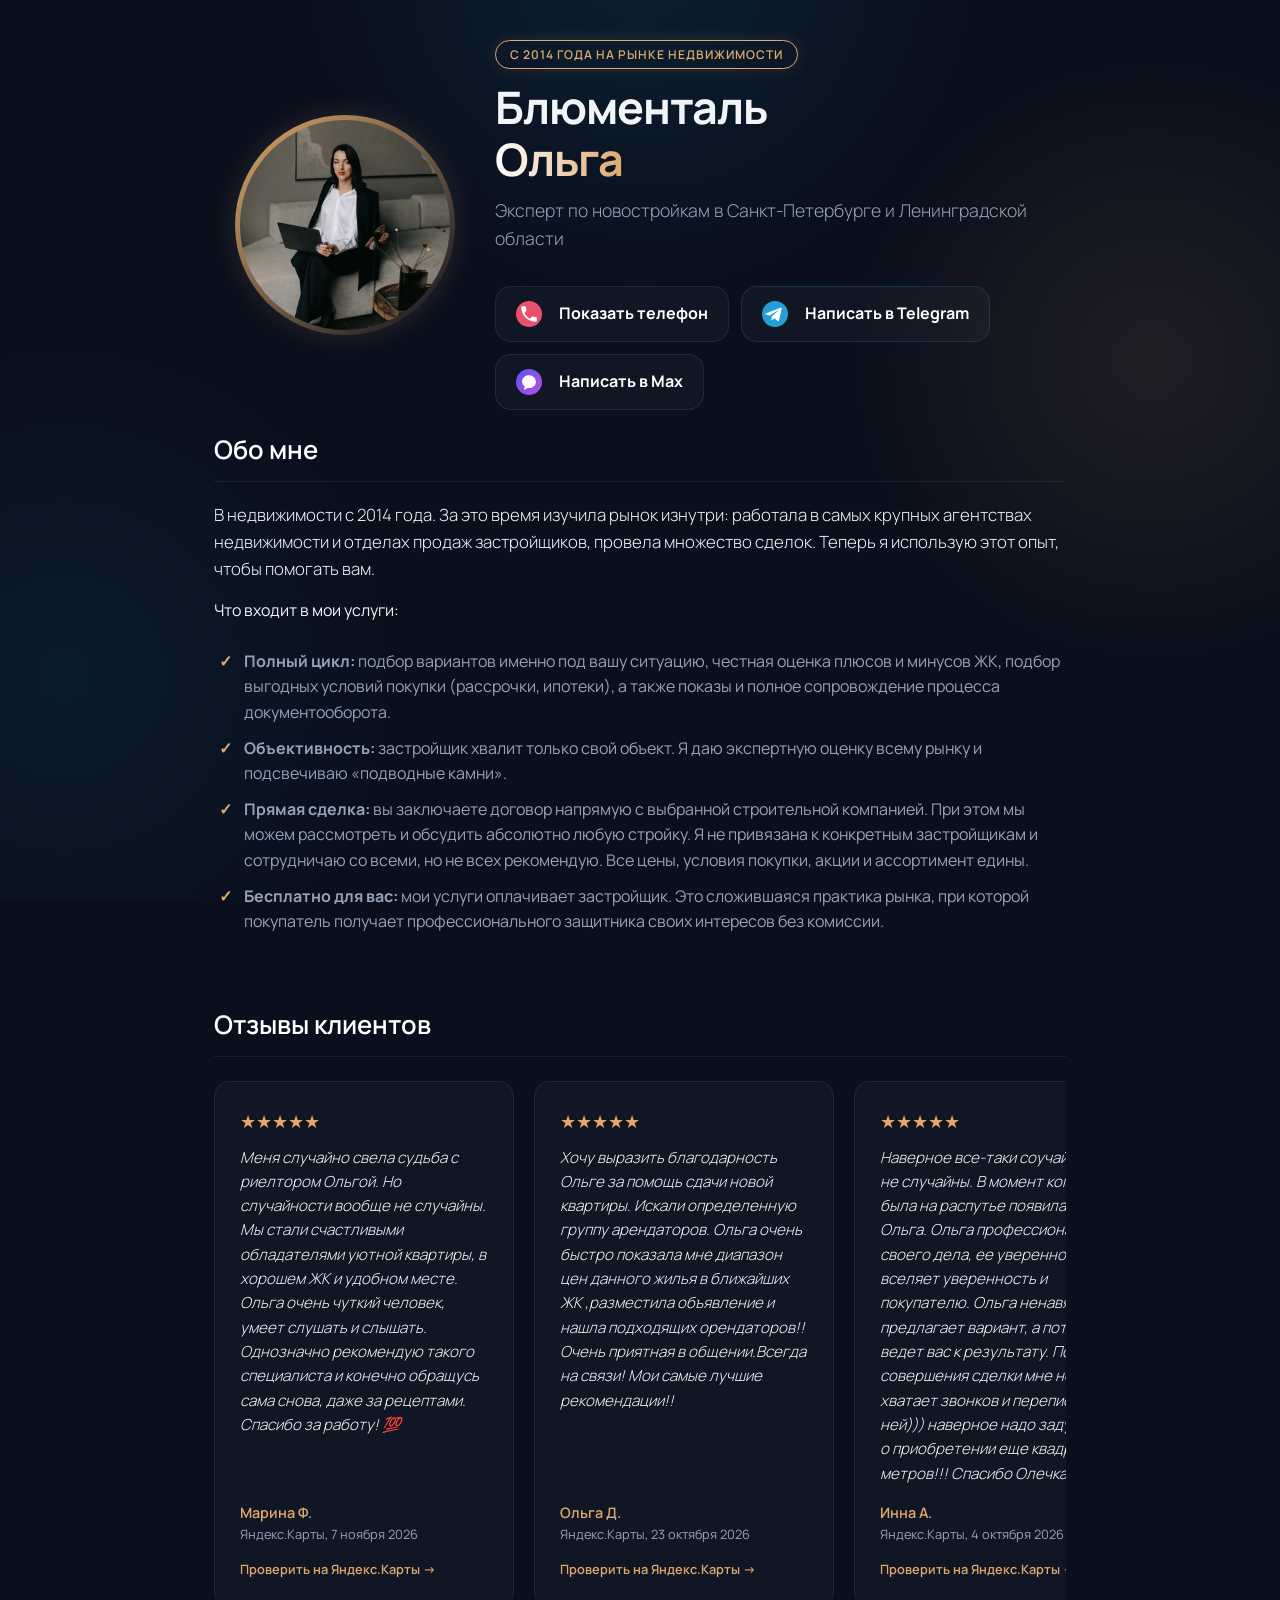
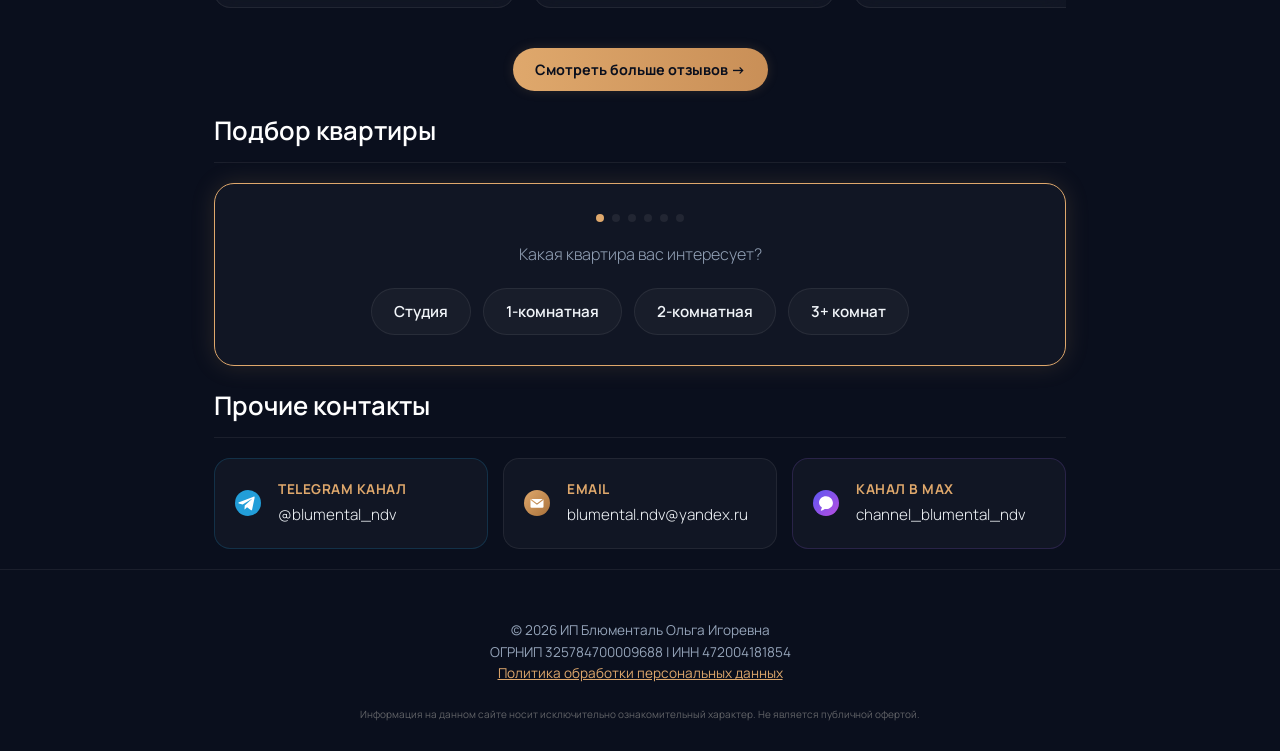
<file: index.html>
<!DOCTYPE html>
<html lang="ru">
<head>
    <meta charset="UTF-8">
    <meta name="viewport" content="width=device-width, initial-scale=1.0">
    <title>Блюменталь Ольга — эксперт по новостройкам в Санкт-Петербурге и Ленинградской области</title>

    <!-- Основное описание для поисковой выдачи -->
    <meta name="description" content="Ольга Блюменталь — эксперт по новостройкам в Санкт-Петербурге и Ленинградской области с 2014 года. Подбор квартир под ваш бюджет, честная оценка ЖК, сопровождение сделки. Услуги бесплатны для покупателя.">
    <link rel="canonical" href="https://blumental-ndv.ru/">

    <!-- Open Graph: превью при шаринге в Telegram, WhatsApp, VK и т.д. -->
    <meta property="og:type" content="profile">
    <meta property="og:locale" content="ru_RU">
    <meta property="og:site_name" content="Ольга Блюменталь — эксперт по новостройкам в С-Пб и ЛО">
    <meta property="og:title" content="Ольга Блюменталь — эксперт по новостройкам в С-Пб и ЛО">
    <meta property="og:description" content="На рынке недвижимости с 2014 года. Подбор квартир под ваш бюджет, честная оценка ЖК, полное сопровождение сделки. Бесплатно для покупателя.">
    <meta property="og:image" content="https://blumental-ndv.ru/photo.jpg">
    <meta property="og:url" content="https://blumental-ndv.ru/">

    <!-- Twitter Card (та же разметка используют некоторые мессенджеры для превью) -->
    <meta name="twitter:card" content="summary_large_image">
    <meta name="twitter:title" content="Блюменталь Ольга — эксперт по новостройкам в СПб и ЛО">
    <meta name="twitter:description" content="На рынке недвижимости с 2014 года. Подбор квартир под ваш бюджет, честная оценка ЖК, полное сопровождение сделки.">
    <meta name="twitter:image" content="https://blumental-ndv.ru/photo.jpg">

    <!-- Цвет адресной строки на мобильных устройствах -->
    <meta name="theme-color" content="#0a0f1d">

    <!-- Favicon -->
    <link rel="icon" href="favicon.ico" sizes="any">
    <link rel="icon" type="image/png" sizes="16x16" href="favicon-16.png">
    <link rel="icon" type="image/png" sizes="32x32" href="favicon-32.png">
    <link rel="apple-touch-icon" sizes="180x180" href="apple-touch-icon.png">

    <link rel="preconnect" href="https://fonts.googleapis.com">
    <link rel="preconnect" href="https://fonts.gstatic.com" crossorigin>
    <link href="https://fonts.googleapis.com/css2?family=Manrope:wght@300;400;600;700&display=swap" rel="stylesheet">
    <link rel="stylesheet" href="style.css">
</head>
<body>
    <!-- Задний неоновый фон (эффект глубокого свечения) -->
    <div class="glow-bg"></div>

  <header class="hero">
        <div class="container hero-layout">
            <div class="hero-avatar">
                <!-- Замените "photo.jpg" на имя вашего реального файла с фотографией -->
                <img src="photo.jpg" alt="Ольга Блюменталь">
            </div>
            <div class="hero-content">
                <span class="badge">С 2014 года на рынке недвижимости</span>
                <h1>Блюменталь<br><span class="accent-text">Ольга</span></h1>
                <p class="subtitle">Эксперт по новостройкам в Санкт-Петербурге и Ленинградской области</p>
                <br> 
                <div class="hero-actions">
                    <div id="phone-container" class="nav-item phone-block">
                        <span class="icon icon-svg">
                            <svg viewBox="0 0 240 240" width="26" height="26" aria-hidden="true">
                                <circle cx="120" cy="120" r="120" fill="#E8506B"/>
                                <g transform="translate(24,24) scale(8)">
                                    <path fill="#ffffff" d="M6.62,10.79c1.44,2.83,3.76,5.14,6.59,6.59l2.2-2.2c0.27-0.27,0.67-0.36,1.02-0.24c1.12,0.37,2.33,0.57,3.57,0.57 c0.55,0,1,0.45,1,1V20c0,0.55-0.45,1-1,1c-9.39,0-17-7.61-17-17c0-0.55,0.45-1,1-1h3.5c0.55,0,1,0.45,1,1 c0,1.25,0.2,2.45,0.57,3.57c0.11,0.35,0.03,0.74-0.25,1.02L6.62,10.79z"/>
                                </g>
                            </svg>
                        </span>
                        <div class="nav-text">
                            <button type="button" id="phone-btn" class="phone-link action-text">Показать телефон</button>
                        </div>
                    </div>
                    <a href="https://t.me/olya_blume" target="_blank" class="nav-item telegram">
                        <span class="icon icon-svg">
                            <svg viewBox="0 0 240 240" width="26" height="26" aria-hidden="true">
                                <circle cx="120" cy="120" r="120" fill="#229ED9"/>
                                <path fill="#ffffff" d="M180.5 72.8 158 179.2c-1.7 7.6-6.2 9.5-12.5 5.9l-34.6-25.5-16.7 16.1c-1.8 1.8-3.4 3.4-6.9 3.4l2.5-35.2 64-57.8c2.8-2.5-.6-3.9-4.3-1.4l-79.1 49.8-34.1-10.7c-7.4-2.3-7.6-7.4 1.6-11l133.3-51.4c6.2-2.3 11.6 1.5 9.6 10.2Z"/>
                            </svg>
                        </span>
                        <div class="nav-text">
                            <span class="action-text">Написать в Telegram</span>
                        </div>
                    </a>
                    <a href="https://max.ru/u/f9LHodD0cOKD9Wfy5uiVw2rCFxE56XOKsM2zfkwny18IveR99Hzgg6xTbGc" target="_blank" class="nav-item max">
                        <span class="icon icon-svg">
                            <svg viewBox="0 0 240 240" width="26" height="26" aria-hidden="true">
                                <defs>
                                    <linearGradient id="maxGradHero" x1="0%" y1="0%" x2="100%" y2="100%">
                                        <stop offset="0%" stop-color="#5B57F2"/>
                                        <stop offset="100%" stop-color="#B84DE0"/>
                                    </linearGradient>
                                </defs>
                                <circle cx="120" cy="120" r="120" fill="url(#maxGradHero)"/>
                                <path fill="#ffffff" d="M120 58c-35.3 0-64 25.4-64 56.7 0 18.5 10 35 25.6 45.4-1 8.4-4 18-9.4 26.7-1.4 2.3.7 5.1 3.3 4.4 13.6-3.6 25-10 32.8-15.7 3.8.6 7.7.9 11.7.9 35.3 0 64-25.4 64-56.7S155.3 58 120 58Z"/>
                            </svg>
                        </span>
                        <div class="nav-text">
                            <span class="action-text">Написать в Max</span>
                        </div>
                    </a>
                </div>
            </div>
        </div>
    </header>

    <main class="container">
        <!-- ОБО МНЕ -->
        <section class="section-block">
            <div class="sticky-sentinel"></div>
            <h2 class="section-title">Обо мне</h2>
            <p class="about-desc">В недвижимости c 2014 года. За это время изучила рынок изнутри: работала в самых крупных агентствах недвижимости и отделах продаж застройщиков, провела множество сделок. Теперь я использую этот опыт, чтобы помогать вам.</p>
            <p>Что входит в мои услуги:</p>
            <ul class="features">
                <br>
                <li><b>Полный цикл:</b> подбор вариантов именно под вашу ситуацию, честная оценка плюсов и минусов ЖК, подбор выгодных условий покупки (рассрочки, ипотеки), а также показы и полное сопровождение процесса документооборота. </li>
                <li><b>Объективность:</b> застройщик хвалит только свой объект. Я даю экспертную оценку всему рынку и подсвечиваю «подводные камни».</li>
                <li><b>Прямая сделка:</b> вы заключаете договор напрямую с выбранной строительной компанией. При этом мы можем рассмотреть и обсудить абсолютно любую стройку. Я не привязана к конкретным застройщикам и сотрудничаю со всеми, но не всех рекомендую. Все цены, условия покупки, акции и ассортимент едины. </li>
                <li><b>Бесплатно для вас:</b> мои услуги оплачивает застройщик. Это сложившаяся практика рынка, при которой покупатель получает профессионального защитника своих интересов без комиссии.</li>
            </ul>
        </section>


<!-- Блок «Отзывы обо мне» -->
<section class="reviews-section">
    <div class="reviews-container">
        <div class="sticky-sentinel"></div>
        <h2 class="reviews-title">Отзывы клиентов</h2>
        <div class="reviews-grid">
            <!-- Карточка отзыва 1 -->
            <div class="review-card">
                <div>
                    <div class="review-stars">★★★★★</div>
                    <p class="review-text">
                        "Выражаем огромную благодарность эксперту по подбору недвижимости Ольге Блюменталь. Благодаря огромному опыту, индивидуальному и ответственному подходу, а также высочайшей вовлеченности Ольга подобрала нам идеальную квартиру в новостройке под наш бюджет и пожелания в условиях очень ограниченного времени..."
                    </p>
                </div>
                <div>
                    <strong class="review-author">Антон С.</strong>
                    <span class="review-meta">Клиент, 4 апреля 2026</span>
                    <!-- Ссылка на конкретный отзыв на Яндексе -->
                    <a href="https://yandex.ru/maps/org/185951919975/reviews?reviews%5BpublicId%5D=c7w48643m1j4ckem3wgyepvrx8&si=tt4cgvg39b35g7ta2tn9kzabz8&utm_source=review" target="_blank" class="review-link">
                        Проверить на Яндекс.Картах →
                    </a>
                </div>
            </div>

            <!-- Карточка отзыва 2 -->
            <div class="review-card">
                <div>
                    <div class="review-stars">★★★★★</div>
                    <p class="review-text">
                        "Хочу выразить огромную благодарность Ольге Блюменталь, за помощь в поиске квартиры! Честно говоря, я уже отчаялся найти вариант, который устроил бы меня по всем параметрам, но Ольга сделала невозможное.
                        В работе особенно понравилось: Внимание к деталям. Она не просто скидывала ссылки на квартиры, но и презентации к ним, где все подробно описано про недвижимость. Так же мне понравилось её человечность. Ольга очень приятный и тактичный человек..."
                    </p>
                </div>
                <div>
                    <strong class="review-author">Андрей Л.</strong>
                    <span class="review-meta">Клиент, 25 марта 2026</span>
                    <!-- Ссылка на конкретный отзыв на Яндексе -->
                    <a href="https://yandex.ru/maps/org/185951919975/reviews?reviews%5BpublicId%5D=kzdqww0cff309x42e602jb1w0g&si=tt4cgvg39b35g7ta2tn9kzabz8&utm_source=review" target="_blank" class="review-link">
                        Проверить на Яндекс.Картах →
                    </a>
                </div>
            </div>

            <!-- Карточка отзыва 3 -->
                        <div class="review-card">
                            <div>
                                <div class="review-stars">★★★★★</div>
                                <p class="review-text">
                                    "Наш агент Ольга Блюменталь помогла с покупкой квартиры в ипотеку. В короткие сроки сделала подборку вариантов,учла все пожелания,подробно обьяснила плюсы и минусы каждого объекта. Благодаря Ольге мы в короткие сроки определились с подходящим вариантом и приобрели квартиру.
                                    Ольга вежливый,приятный человек, компетентный профессионал своего дела! Всегда оперативно отвечала на все вопросы,даже в свой выходной была на связи!
                                    Спасибо 😇"
                                </p>
                            </div>
                            <div>
                                <strong class="review-author">Екатерина Л.</strong>
                                <span class="review-meta">Клиент, 29 декабря 2025</span>
                                <!-- Ссылка на конкретный отзыв на Яндексе -->
                                <a href="https://yandex.ru/maps/org/185951919975/reviews?reviews%5BpublicId%5D=t201tgg80dvfdcnaubc73nrrww&si=tt4cgvg39b35g7ta2tn9kzabz8&utm_source=review" target="_blank" class="review-link">
                                    Проверить на Яндекс.Картах →
                                </a>
                            </div>
                        </div>
            <!-- Карточка отзыва 4 -->
                        <div class="review-card">
                            <div>
                                <div class="review-stars">★★★★★</div>
                                <p class="review-text">
                                    "Хочу выразить огромную благодарность Ольге Блюменталь за её профессионализм и внимательное отношение к клиентам!!
                                    До знакомства с Ольгой я думала, что имея мало денег и много запросов вряд ли можно купить хоть что-то достойное..Но с самого первого обращения к Ольге я была приятно удивлена её компетентностью и умением найти наилучшее решение для моих потребностей, и поняла что с Олей возможно всё!! 😇...
                                </p>
                            </div>
                            <div>
                                <strong class="review-author">Елена Д.</strong>
                                <span class="review-meta">Клиент, 3 марта 2026</span>
                                <!-- Ссылка на конкретный отзыв на Яндексе -->
                                <a href="https://yandex.ru/maps/org/185951919975/reviews?reviews%5BpublicId%5D=pe86u49fjey25ybyg9x8g36ut0&si=tt4cgvg39b35g7ta2tn9kzabz8&utm_source=review" target="_blank" class="review-link">
                                    Проверить на Яндекс.Картах →
                                </a>
                            </div>
                        </div>

                        <!-- Карточка отзыва 5 -->
                        <div class="review-card">
                            <div>
                                <div class="review-stars">★★★★★</div>
                                <p class="review-text">
                                    "Хочу выразить огромную благодарность Ольге Блюменталь за её стахановский труд!.. Для понимания мы проживаем в другом городе и до момента подписания сделки всё происходило онлайн + сделка была не совсем простая (переуступка с несколькими подводными камнями). Ольга Блюменталь — запомните эту фамилию — всегда на связи, всегда выслушает и не перечит! Не знает ответа? Вернется через час с максимально полной информацией!.. Спасибо вам солнечный человек за ваш труд!"
                                </p>
                            </div>
                            <div>
                                <strong class="review-author">Роман Т.</strong>
                                <span class="review-meta">Клиент, 8 июля 2025</span>
                                <a href="https://yandex.ru/maps/org/185951919975/reviews?reviews%5BpublicId%5D=3pcxceefmwwk5qxntthwy167br&si=tt4cgvg39b35g7ta2tn9kzabz8&utm_source=review" target="_blank" class="review-link">
                                    Проверить на Яндекс.Картах →
                                </a>
                            </div>
                        </div>

                        <!-- Карточка отзыва 6 -->
                        <div class="review-card">
                            <div>
                                <div class="review-stars">★★★★★</div>
                                <p class="review-text">
                                    "Спустя 10 минут нашего обращения, я для себя приняла решение работать именно с ней. И ни на секунду не пожалела. Ольга проявила высокий уровень компетенции и поддержки на протяжении всей нашей сделки. Очень внимательная, коммуникабельная и ответственная брокер... Что для меня было ценно в нашей работе, это то, что Ольга не пыталась нам «подсовывать» неудачные квартиры, как до этого делали другие брокеры."
                                </p>
                            </div>
                            <div>
                                <strong class="review-author">Natalia P.</strong>
                                <span class="review-meta">Клиент, 12 сентября 2025</span>
                                <a href="https://yandex.ru/maps/org/185951919975/reviews?reviews%5BpublicId%5D=nn473vxw3wbjbgm15k3muxz69c&si=tt4cgvg39b35g7ta2tn9kzabz8&utm_source=review" target="_blank" class="review-link">
                                    Проверить на Яндекс.Картах →
                                </a>
                            </div>
                        </div>

                        <!-- Карточка отзыва 7 -->
                        <div class="review-card">
                            <div>
                                <div class="review-stars">★★★★★</div>
                                <p class="review-text">
                                    "Сегодня 06.06.2025 у меня успешно прошла сделка по оформлению ипотеки на покупку моей первой квартиры! От всей души благодарю за помощь и поддержку Блюменталь Ольгу!) Очень приятная в общении девушка и отличный специалист своего дела... Задача была не лёгкая, но Ольга справилась отлично, и мы нашли мой вариант довольно быстро... "за ручку довели до сделки"."
                                </p>
                            </div>
                            <div>
                                <strong class="review-author">Индира Ш.</strong>
                                <span class="review-meta">Клиент, 6 июня 2025</span>
                                <a href="https://yandex.ru/maps/org/185951919975/reviews?reviews%5BpublicId%5D=b0v8ddvr1mt0qvtuvy6961zhg0&si=tt4cgvg39b35g7ta2tn9kzabz8&utm_source=review" target="_blank" class="review-link">
                                    Проверить на Яндекс.Картах →
                                </a>
                            </div>
                        </div>

                        <!-- Карточка отзыва 8 -->
                        <div class="review-card">
                            <div>
                                <div class="review-stars">★★★★★</div>
                                <p class="review-text">
                                    "Большое спасибо ведущему менеджеру Ольге Блюменталь за профессиональное сопровождение сделки по покупке первичного жилья. С самого начала Ольга произвела очень профессиональное впечатление. Она тщательно проработала наши критерии и подготовила варианты с детальным разбором плюсов, минусов и недостатков... Благодаря её участию сделка прошла легко, без неожиданностей. Рекомендуем Ольгу как надёжного и знающего специалиста по недвижимости."
                                </p>
                            </div>
                            <div>
                                <strong class="review-author">Александра</strong>
                                <span class="review-meta">Клиент, 11 апреля 2026</span>
                                <a href="https://yandex.ru/maps/org/185951919975/reviews?reviews%5BpublicId%5D=2yrn2q6xh018mu40pwryf5bnpc&si=tt4cgvg39b35g7ta2tn9kzabz8&utm_source=review" target="_blank" class="review-link">
                                    Проверить на Яндекс.Картах →
                                </a>
                            </div>
                        </div>

                        <!-- Карточка отзыва 9 -->
                        <div class="review-card">
                            <div>
                                <div class="review-stars">★★★★★</div>
                                <p class="review-text">
                                    "Хочу выразить большую благодарность менеджеру Ольге Блюменталь. Ольга подобрала несколько вариантов квартир по нашему запросу, подробно рассказала о плюсах и минусах и тем самым помогла определиться с выбором! Благодаря оперативной работе Ольги удалось оформить семейную ипотеку с пониженной ставкой. Спасибо!"
                                </p>
                            </div>
                            <div>
                                <strong class="review-author">Виктория К.</strong>
                                <span class="review-meta">Клиент, 1 ноября 2024</span>
                                <a href="https://yandex.ru/maps/org/185951919975/reviews?reviews%5BpublicId%5D=m7nnnbmw4zj6qtkdp08ck7eeur&si=tt4cgvg39b35g7ta2tn9kzabz8&utm_source=review" target="_blank" class="review-link">
                                    Проверить на Яндекс.Картах →
                                </a>
                            </div>
                        </div>

                        <!-- Карточка отзыва 10 -->
                        <div class="review-card">
                            <div>
                                <div class="review-stars">★★★★★</div>
                                <p class="review-text">
                                    "Благодарим за быстрый и профессиональный подбор студии в Питере Ольгу Блюменталь! Мы покупатели из региона и приобретали недвижимость для инвестиций. Ольга подробно рассказала про каждый район, застройщиков и помогла определиться с выбором. Сделку провели удаленно, агент была на связи 24/7. Спасибо за чуткий подход и своевременные ответы на все наши вопросы! Желаем ей много благодарных клиентов!"
                                </p>
                            </div>
                            <div>
                                <strong class="review-author">Джулия Р.</strong>
                                <span class="review-meta">Клиент, 12 января 2026</span>
                                <a href="https://yandex.ru/maps/org/185951919975/reviews?reviews%5BpublicId%5D=cxpe842y1ebhj2uk262633g9h4&si=tt4cgvg39b35g7ta2tn9kzabz8&utm_source=review" target="_blank" class="review-link">
                                    Проверить на Яндекс.Картах →
                                </a>
                            </div>
                        </div>

                        <!-- Карточка отзыва 12 -->
                        <div class="review-card">
                            <div>
                                <div class="review-stars">★★★★★</div>
                                <p class="review-text">
                                    "Спасибо Ольге Блюменталь за качественную работу и индивидуальный подход! Будучи полным нулем в сфере недвижимости, с Ольгой я чувствовала себя супер спокойно и уверенно. Рекомендую это агентство, так как здесь все невозможное - возможно, а агенты стараются найти решение из самых неожиданных ситуаций."
                                </p>
                            </div>
                            <div>
                                <strong class="review-author">Ирина Р.</strong>
                                <span class="review-meta">Клиент, 26 декабря 2024</span>
                                <a href="https://yandex.ru/maps/org/185951919975/reviews?reviews%5BpublicId%5D=xu3yjb94rf7gq9hc2qtmacuk5m&si=tt4cgvg39b35g7ta2tn9kzabz8&utm_source=review" target="_blank" class="review-link">
                                    Проверить на Яндекс.Картах →
                                </a>
                            </div>
                        </div>
                    </div>
                   
                    <p class="reviews-more"><a href="reviews.html" class="reviews-cta-btn">Смотреть больше отзывов →</a></p>
                </div>
        </section>
    
        <!-- КЕЙСЫ КЛИЕНТОВ (временно скрыто — раздел ещё в работе, чтобы вернуть, раскомментируйте блок ниже)
        <section class="section-block">
            <div class="sticky-sentinel"></div>
            <h2 class="section-title">Кейсы клиентов</h2>
            <p class="about-desc">Реальные примеры того, какие квартиры удалось подобрать клиентам: планировки, стоимость и условия ипотеки.</p>
            <p><a href="cases.html" class="review-link">Смотреть кейсы →</a></p>
        </section>
        -->

        <!-- КВИЗ ПОДБОРА КВАРТИРЫ -->
        <section class="section-block">
            <div class="sticky-sentinel"></div>
            <h2 class="section-title">Подбор квартиры</h2>
            <div class="quiz-card" id="quiz-card">

                <!-- Прогресс -->
                <div class="quiz-progress">
                    <span class="quiz-dot active" data-dot="1"></span>
                    <span class="quiz-dot" data-dot="2"></span>
                    <span class="quiz-dot" data-dot="3"></span>
                    <span class="quiz-dot" data-dot="4"></span>
                    <span class="quiz-dot" data-dot="5"></span>
                    <span class="quiz-dot" data-dot="6"></span>
                </div>

                <!-- Шаг 1 -->
                <div class="quiz-step active" data-step="1">
                    <p class="quiz-subtitle">Какая квартира вас интересует?</p>
                    <div class="quiz-options">
                        <button type="button" class="quiz-option" data-field="rooms" data-value="Студия">Студия</button>
                        <button type="button" class="quiz-option" data-field="rooms" data-value="1-комнатная">1-комнатная</button>
                        <button type="button" class="quiz-option" data-field="rooms" data-value="2-комнатная">2-комнатная</button>
                        <button type="button" class="quiz-option" data-field="rooms" data-value="3+ комнат">3+ комнат</button>
                    </div>
                </div>

                <!-- Шаг 2 -->
                <div class="quiz-step" data-step="2">
                    <p class="quiz-subtitle">Для чего рассматриваете покупку?</p>
                    <div class="quiz-options">
                        <button type="button" class="quiz-option" data-field="purpose" data-value="Для жизни">Для жизни</button>
                        <button type="button" class="quiz-option" data-field="purpose" data-value="Для инвестиций">Для инвестиций</button>
                        <button type="button" class="quiz-option" data-field="purpose" data-value="Пока присматриваюсь">Пока присматриваюсь</button>
                    </div>
                    <button type="button" class="quiz-back" data-back="1">← Назад</button>
                </div>

                <!-- Шаг 3 -->
                <div class="quiz-step" data-step="3">
                    <p class="quiz-subtitle">Нужна ли ипотека?</p>
                    <div class="quiz-options">
                        <button type="button" class="quiz-option" data-field="mortgage" data-value="Да, нужна ипотека">Да, нужна</button>
                        <button type="button" class="quiz-option" data-field="mortgage" data-value="Нет, свои средства">Нет, свои средства</button>
                        <button type="button" class="quiz-option" data-field="mortgage" data-value="Ещё не решил(а)">Ещё не решил(а)</button>
                    </div>
                    <button type="button" class="quiz-back" data-back="2">← Назад</button>
                </div>

                <!-- Шаг 4 -->
                <div class="quiz-step" data-step="4">
                    <p class="quiz-subtitle">Какой бюджет рассматриваете?</p>
                    <div class="quiz-options">
                        <button type="button" class="quiz-option" data-field="budget" data-value="до 6 млн ₽">До 6 млн ₽</button>
                        <button type="button" class="quiz-option" data-field="budget" data-value="6–10 млн ₽">6–10 млн ₽</button>
                        <button type="button" class="quiz-option" data-field="budget" data-value="10–15 млн ₽">10–15 млн ₽</button>
                        <button type="button" class="quiz-option" data-field="budget" data-value="15+ млн ₽">15+ млн ₽</button>
                    </div>
                    <button type="button" class="quiz-back" data-back="3">← Назад</button>
                </div>

                <!-- Шаг 5 -->
                <div class="quiz-step" data-step="5">
                    <p class="quiz-subtitle">В какие сроки нужно получить ключи?</p>
                    <div class="quiz-options">
                        <button type="button" class="quiz-option" data-field="timeline" data-value="Уже сейчас, готовая квартира">Уже сейчас</button>
                        <button type="button" class="quiz-option" data-field="timeline" data-value="В течение года">В течение года</button>
                        <button type="button" class="quiz-option" data-field="timeline" data-value="1–2 года">1–2 года</button>
                        <button type="button" class="quiz-option" data-field="timeline" data-value="Сроки не важны">Сроки не важны</button>
                    </div>
                    <button type="button" class="quiz-back" data-back="4">← Назад</button>
                </div>

                <!-- Шаг 6 — контакты -->
                <div class="quiz-step" data-step="6">
                    <p class="quiz-subtitle">Куда прислать подборку? Оставьте контакт — я свяжусь в течение дня</p>

                    <div class="quiz-channel-select">
                        <button type="button" class="quiz-channel-option selected" data-channel="telegram">
                            <span class="icon icon-svg">
                                <svg viewBox="0 0 240 240" width="20" height="20" aria-hidden="true">
                                    <circle cx="120" cy="120" r="120" fill="#229ED9"/>
                                    <path fill="#ffffff" d="M180.5 72.8 158 179.2c-1.7 7.6-6.2 9.5-12.5 5.9l-34.6-25.5-16.7 16.1c-1.8 1.8-3.4 3.4-6.9 3.4l2.5-35.2 64-57.8c2.8-2.5-.6-3.9-4.3-1.4l-79.1 49.8-34.1-10.7c-7.4-2.3-7.6-7.4 1.6-11l133.3-51.4c6.2-2.3 11.6 1.5 9.6 10.2Z"/>
                                </svg>
                            </span>
                            Telegram
                        </button>
                        <button type="button" class="quiz-channel-option" data-channel="max">
                            <span class="icon icon-svg">
                                <svg viewBox="0 0 240 240" width="20" height="20" aria-hidden="true">
                                    <defs>
                                        <linearGradient id="maxGradQuiz" x1="0%" y1="0%" x2="100%" y2="100%">
                                            <stop offset="0%" stop-color="#5B57F2"/>
                                            <stop offset="100%" stop-color="#B84DE0"/>
                                        </linearGradient>
                                    </defs>
                                    <circle cx="120" cy="120" r="120" fill="url(#maxGradQuiz)"/>
                                    <path fill="#ffffff" d="M120 58c-35.3 0-64 25.4-64 56.7 0 18.5 10 35 25.6 45.4-1 8.4-4 18-9.4 26.7-1.4 2.3.7 5.1 3.3 4.4 13.6-3.6 25-10 32.8-15.7 3.8.6 7.7.9 11.7.9 35.3 0 64-25.4 64-56.7S155.3 58 120 58Z"/>
                                </svg>
                            </span>
                            Max
                        </button>
                    </div>

                    <form class="quiz-form" id="quiz-form">
                        <input type="text" id="quiz-name" class="quiz-input" placeholder="Ваше имя" autocomplete="name">
                        <input type="tel" id="quiz-phone" class="quiz-input" placeholder="Телефон" autocomplete="tel">
                        <button type="submit" class="quiz-submit">Получить подборку →</button>
                    </form>
                    <p class="quiz-fineprint" id="quiz-fineprint">Нажимая кнопку, вы даёте <a href="privacy.html" target="_blank">согласие на обработку персональных данных</a>. Сообщение откроется в Telegram — ничего никуда автоматически не отправляется без вашего подтверждения.</p>
                    <button type="button" class="quiz-back" data-back="5">← Назад</button>
                </div>

            </div>
        </section>

        <!-- КОНТАКТЫ -->
        <section class="section-block">
            <div class="sticky-sentinel"></div>
            <h2 class="section-title">Прочие контакты</h2>
            <div class="contacts-nav">
              
                <a href="https://t.me/blumental_ndv" target="_blank" class="nav-item telegram">
                    <span class="icon icon-svg">
                        <svg viewBox="0 0 240 240" width="26" height="26" aria-hidden="true">
                            <circle cx="120" cy="120" r="120" fill="#229ED9"/>
                            <path fill="#ffffff" d="M180.5 72.8 158 179.2c-1.7 7.6-6.2 9.5-12.5 5.9l-34.6-25.5-16.7 16.1c-1.8 1.8-3.4 3.4-6.9 3.4l2.5-35.2 64-57.8c2.8-2.5-.6-3.9-4.3-1.4l-79.1 49.8-34.1-10.7c-7.4-2.3-7.6-7.4 1.6-11l133.3-51.4c6.2-2.3 11.6 1.5 9.6 10.2Z"/>
                        </svg>
                    </span>
                    <div class="nav-text">
                        <strong>Telegram канал</strong>
                        <span>@blumental_ndv</span>
                    </div>
                </a>
               
                <a href="mailto:blumental.ndv@yandex.ru" class="nav-item">
                    <span class="icon icon-svg">
                        <svg viewBox="0 0 240 240" width="26" height="26" aria-hidden="true">
                            <defs>
                                <linearGradient id="mailGrad" x1="0%" y1="0%" x2="100%" y2="100%">
                                    <stop offset="0%" stop-color="#dfa86c"/>
                                    <stop offset="100%" stop-color="#a9713a"/>
                                </linearGradient>
                            </defs>
                            <circle cx="120" cy="120" r="120" fill="url(#mailGrad)"/>
                            <rect x="60" y="82" width="120" height="82" rx="10" fill="#ffffff"/>
                            <path d="M64 88 120 130 176 88" fill="none" stroke="url(#mailGrad)" stroke-width="10" stroke-linecap="round" stroke-linejoin="round"/>
                        </svg>
                    </span>
                    <div class="nav-text">
                        <strong>Email</strong>
                        <span>blumental.ndv@yandex.ru</span>
                    </div>
                </a>

                    <a href="https://max.ru/channel_blumental_ndv" target="_blank" class="nav-item max">
                    <span class="icon icon-svg">
                        <svg viewBox="0 0 240 240" width="26" height="26" aria-hidden="true">
                            <defs>
                                <linearGradient id="maxGrad" x1="0%" y1="0%" x2="100%" y2="100%">
                                    <stop offset="0%" stop-color="#5B57F2"/>
                                    <stop offset="100%" stop-color="#B84DE0"/>
                                </linearGradient>
                            </defs>
                            <circle cx="120" cy="120" r="120" fill="url(#maxGrad)"/>
                            <path fill="#ffffff" d="M120 58c-35.3 0-64 25.4-64 56.7 0 18.5 10 35 25.6 45.4-1 8.4-4 18-9.4 26.7-1.4 2.3.7 5.1 3.3 4.4 13.6-3.6 25-10 32.8-15.7 3.8.6 7.7.9 11.7.9 35.3 0 64-25.4 64-56.7S155.3 58 120 58Z"/>
                        </svg>
                    </span>
                    <div class="nav-text">
                        <strong>Канал в MAX</strong>
                        <span>channel_blumental_ndv</span>
                    </div>
                </a>
            </div>
        </section>

        <!-- ФОРМА ОБРАТНОЙ СВЯЗИ (ЯНДЕКС.ФОРМЫ)  
        <section class="section-block">
            <h2 class="section-title">Оставить заявку</h2>
            <div class="yandex-form-container">
                <iframe src="https://forms.yandex.ru/u/6a12b42850569021716bc628?iframe=1" name="ya-form-6a12b42850569021716bc628" style="width: 100%; border: none;"></iframe>
            </div>
        </section> -->

    </main>

    <footer>
        <p>&copy; 2026 ИП Блюменталь Ольга Игоревна</p>
        <p>ОГРНИП 325784700009688 | ИНН 472004181854</p>
        <p><a href="policy.html" class="footer-legal-link">Политика обработки персональных данных</a></p>
        <br>
        <p class="footer-disclaimer">Информация на данном сайте носит исключительно ознакомительный характер. Не является публичной офертой.</p>
    </footer>

<script src="phone.js"></script>
<script src="quiz.js"></script>
<script src="sticky-headers.js"></script>

<script src="reviews.js"></script>

</body>
</html>
</file>
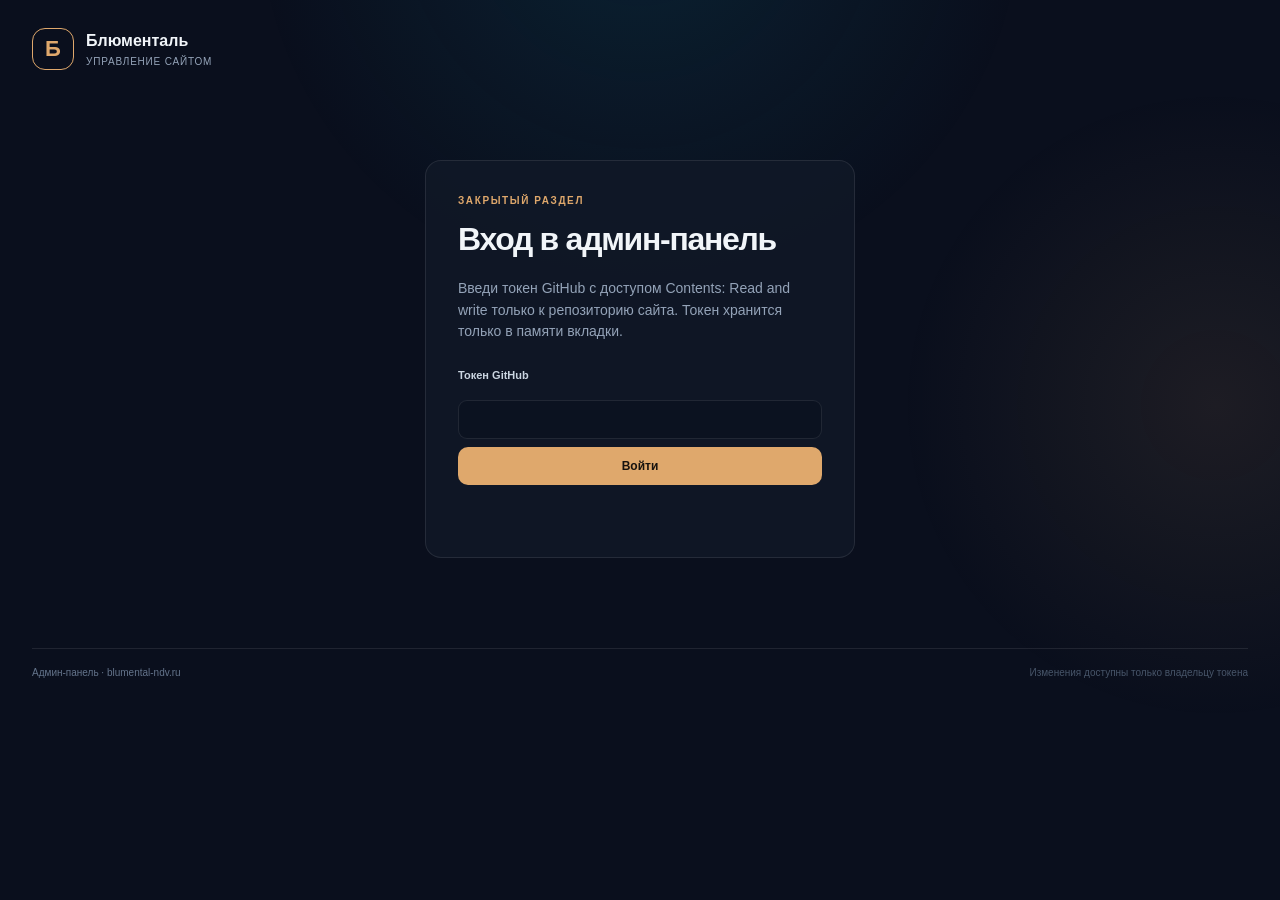
<file: admin/index.html>
<!doctype html>
<html lang="ru">
<head>
  <meta charset="utf-8">
  <meta name="viewport" content="width=device-width, initial-scale=1">
  <title>Админ-панель — Блюменталь</title>
  <link rel="preconnect" href="https://fonts.googleapis.com">
  <link rel="preconnect" href="https://fonts.gstatic.com" crossorigin>
  <link href="https://fonts.googleapis.com/css2?family=Manrope:wght@400;500;600;700;800&display=swap" rel="stylesheet">
  <link rel="stylesheet" href="admin.css">
  <meta name="robots" content="noindex, nofollow">
  <meta http-equiv="Content-Security-Policy" content="default-src 'self'; script-src 'self'; connect-src https://api.github.com; style-src 'self' 'unsafe-inline' https://fonts.googleapis.com; font-src https://fonts.gstatic.com; base-uri 'none'; form-action 'none'; object-src 'none'">
</head>
<body>
  <div class="ambient"></div>
  <main class="shell">
    <header class="topbar">
      <a class="brand" href="../index.html"><span class="brand-mark">Б</span><span>Блюменталь<small>Управление сайтом</small></span></a>
      <div class="top-actions"><span id="user-label" class="user-label"></span><button id="logout" class="button button-ghost" hidden>Выйти</button></div>
    </header>


    <section id="login-view" class="login-card" hidden>
      <div class="eyebrow">ЗАКРЫТЫЙ РАЗДЕЛ</div>
      <h1>Вход в админ-панель</h1>
      <p class="muted">Введи токен GitHub с доступом Contents: Read and write только к репозиторию сайта. Токен хранится только в памяти вкладки.</p>
      <form id="login-form">
        <label for="token">Токен GitHub</label>
        <input id="token" type="password" autocomplete="off" required>
        <button class="button button-primary" type="submit">Войти</button>
        <p id="login-message" class="form-message" aria-live="polite"></p>
      </form>
    </section>

    <section id="app-view" hidden>
      <div class="welcome">
        <div><div class="eyebrow">ПАНЕЛЬ УПРАВЛЕНИЯ</div><h1>Контент сайта</h1><p class="muted">Сохраняй отзывы в GitHub. Изменения публикуются автоматически.</p></div>
        <button id="new-item" class="button button-primary">＋ Добавить отзыв</button>
      </div>
      <nav id="type-tabs" class="tabs" aria-label="Типы материалов">
        <button class="tab active" data-type="review">Отзывы</button>
      </nav>
      <div class="content-layout">
        <section class="list-panel">
          <div class="list-heading"><h2 id="list-title">Отзывы</h2><span id="item-count" class="count">0</span></div>
          <div id="items-list" class="items-list"><div class="empty">Загружаем материалы…</div></div>
        </section>
        <section class="editor-panel">
          <div id="editor-empty" class="editor-empty"><div class="empty-icon">✦</div><h2>Выбери материал</h2><p>Или создай новый — он появится здесь для редактирования.</p></div>
          <form id="editor-form" hidden>
            <div class="editor-heading"><div><div class="eyebrow">РЕДАКТОР</div><h2 id="editor-title">Новый материал</h2></div><span id="status-pill" class="status-pill">Публикация</span></div>
            <input id="item-id" type="hidden">

            <div id="review-fields" class="object-fields">
              <div class="section-intro"><strong>Карточка отзыва</strong><span>Заполни сведения, которые будут отображаться в отзыве на сайте.</span></div>
              <div class="field-grid">
                <label>Имя клиента<input id="review-author" maxlength="120" placeholder="Например, Антон С."></label>
                <label>Дата отзыва<input id="review-date" type="date"></label>
                <label>Оценка
                  <select id="review-rating">
                    <option value="5">5 звёзд</option><option value="4">4 звезды</option><option value="3">3 звезды</option><option value="2">2 звезды</option><option value="1">1 звезда</option>
                  </select>
                </label>
                <label>Источник отзыва<input id="review-source" maxlength="80" placeholder="Яндекс.Карты, 2ГИС и т. п."></label>
              </div>
              <label>Текст отзыва<textarea id="review-text" rows="8" placeholder="Вставь полный текст отзыва"></textarea></label>
              <label>Ссылка на оригинал<input id="review-url" type="url" placeholder="https://..."></label>

            </div>
            <div class="editor-actions"><button type="button" id="delete-item" class="button button-danger" hidden>Удалить</button><span class="spacer"></span><button type="button" id="cancel-edit" class="button button-ghost">Отмена</button><button type="submit" class="button button-primary">Сохранить</button></div>
            <p id="save-message" class="form-message" aria-live="polite"></p>
          </form>
        </section>
      </div>
    </section>
    <footer>Админ-панель · blumental-ndv.ru <span>Изменения доступны только владельцу токена</span></footer>
  </main>
  <script src="admin.js"></script>
</body>
</html>
</file>
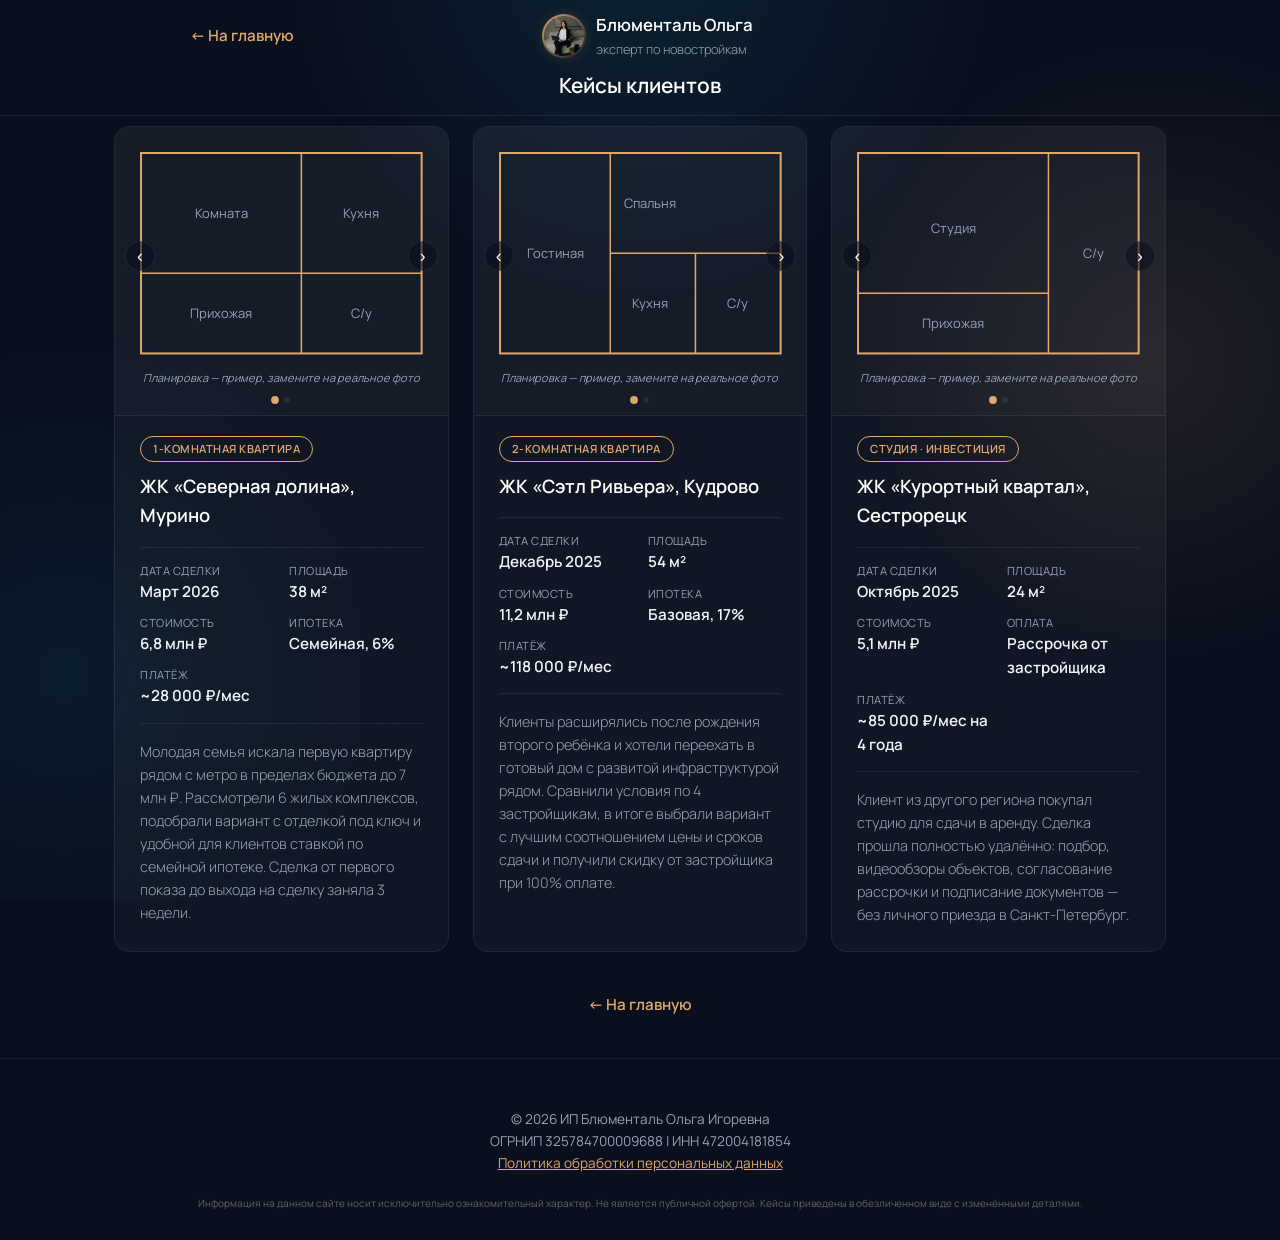
<file: cases.html>
<!DOCTYPE html>
<html lang="ru">
<head>
    <meta charset="UTF-8">
    <meta name="viewport" content="width=device-width, initial-scale=1.0">
    <title>Кейсы клиентов — Блюменталь Ольга, эксперт по новостройкам</title>

    <meta name="description" content="Реальные кейсы покупки новостроек в Санкт-Петербурге и Ленинградской области: какие квартиры удалось подобрать клиентам, стоимость и условия ипотеки.">
    <link rel="canonical" href="https://blumental-ndv.ru/cases.html">

    <meta property="og:type" content="website">
    <meta property="og:locale" content="ru_RU">
    <meta property="og:site_name" content="Ольга Блюменталь — эксперт по новостройкам">
    <meta property="og:title" content="Кейсы клиентов — Блюменталь Ольга">
    <meta property="og:description" content="Реальные кейсы покупки новостроек: какие квартиры удалось подобрать клиентам, стоимость и условия ипотеки.">
    <meta property="og:image" content="https://blumental-ndv.ru/photo.jpg">
    <meta property="og:url" content="https://blumental-ndv.ru/cases.html">

    <meta name="theme-color" content="#0a0f1d">

    <link rel="icon" href="favicon.ico" sizes="any">
    <link rel="icon" type="image/png" sizes="16x16" href="favicon-16.png">
    <link rel="icon" type="image/png" sizes="32x32" href="favicon-32.png">
    <link rel="apple-touch-icon" sizes="180x180" href="apple-touch-icon.png">

    <link rel="preconnect" href="https://fonts.googleapis.com">
    <link rel="preconnect" href="https://fonts.gstatic.com" crossorigin>
    <link href="https://fonts.googleapis.com/css2?family=Manrope:wght@300;400;600;700&display=swap" rel="stylesheet">
    <link rel="stylesheet" href="style.css">
</head>
<body>
    <!-- Задний неоновый фон (эффект глубокого свечения) -->
    <div class="glow-bg"></div>

    <div class="reviews-sticky-bar">
        <div class="reviews-sticky-inner">
            <a href="index.html" class="back-link">← На главную</a>
            <div class="reviews-person">
                <div class="reviews-person-photo">
                    <img src="photo.jpg" alt="Ольга Блюменталь">
                </div>
                <span class="reviews-person-text">
                    <span class="reviews-person-name">Блюменталь Ольга</span>
                    <span class="reviews-person-role">эксперт по новостройкам</span>
                </span>
            </div>
            <span class="reviews-sticky-spacer"></span>
        </div>
        <h1 class="reviews-sticky-title">Кейсы клиентов</h1>
    </div>

    <main class="container cases-page-main">

        <!--
            ==========================================================================
            КАК ДОБАВИТЬ РЕАЛЬНЫЙ КЕЙС:
            1. Скопируйте один блок <div class="case-card">...</div> целиком.
            2. Внутри карточки — блок <div class="case-plan-slider" data-slider>: это слайдер
               фото. У него есть внутренний <div class="case-plan-track">, а в нём — слайды
               <div class="case-plan-slide">...</div>, по одному на каждое фото.
               - Если фото/планировка только одна — оставьте один слайд, скрипт cases.js
                 сам скроет стрелки и точки переключения.
               - Если фото несколько — добавьте нужное количество .case-plan-slide,
                 в каждом замените SVG-заглушку на реальное фото:
                 <img src="cases/case-N-фото-1.jpg" alt="..." class="case-plan-photo">
                 (файлы фото/планировок кладите в папку "cases" рядом с этим файлом).
            3. Замените текстовые данные: дату сделки, название ЖК, параметры квартиры,
               стоимость, условия ипотеки/рассрочки и краткое описание ситуации клиента.
            4. Кейсы обезличены по умолчанию — не указывайте имена, конкретные адреса
               или другие данные, по которым можно узнать клиента.
            ==========================================================================
        -->

        <div class="cases-grid">

            <!-- Кейс 1 -->
            <div class="case-card">
                <div class="case-plan-slider" data-slider>
                    <div class="case-plan-track">
                        <div class="case-plan-slide">
                            <svg viewBox="0 0 300 220" class="case-plan-svg" aria-hidden="true">
                                <rect x="10" y="10" width="280" height="200" fill="none" stroke="var(--gold)" stroke-width="2"/>
                                <line x1="170" y1="10" x2="170" y2="130" stroke="var(--gold)" stroke-width="1.5"/>
                                <line x1="10" y1="130" x2="290" y2="130" stroke="var(--gold)" stroke-width="1.5"/>
                                <line x1="170" y1="130" x2="170" y2="210" stroke="var(--gold)" stroke-width="1.5"/>
                                <text x="90" y="75" text-anchor="middle" fill="var(--text-muted)" font-size="13">Комната</text>
                                <text x="230" y="75" text-anchor="middle" fill="var(--text-muted)" font-size="13">Кухня</text>
                                <text x="90" y="175" text-anchor="middle" fill="var(--text-muted)" font-size="13">Прихожая</text>
                                <text x="230" y="175" text-anchor="middle" fill="var(--text-muted)" font-size="13">С/у</text>
                            </svg>
                            <span class="case-plan-caption">Планировка — пример, замените на реальное фото</span>
                        </div>
                        <div class="case-plan-slide">
                            <svg viewBox="0 0 300 220" class="case-plan-svg" aria-hidden="true">
                                <rect x="20" y="20" width="260" height="180" fill="none" stroke="var(--gold)" stroke-width="2" stroke-dasharray="6 6"/>
                                <text x="150" y="115" text-anchor="middle" fill="var(--text-muted)" font-size="14">Фото / вид из окна</text>
                            </svg>
                            <span class="case-plan-caption">Пример второго слайда — замените на реальное фото</span>
                        </div>
                    </div>
                    <button type="button" class="slider-arrow slider-arrow-prev" aria-label="Предыдущее фото">‹</button>
                    <button type="button" class="slider-arrow slider-arrow-next" aria-label="Следующее фото">›</button>
                    <div class="slider-dots"></div>
                </div>
                <div class="case-body">
                    <span class="case-tag">1-комнатная квартира</span>
                    <h3 class="case-title">ЖК «Северная долина», Мурино</h3>
                    <div class="case-stats">
                        <div class="case-stat">
                            <span class="case-stat-label">Дата сделки</span>
                            <span class="case-stat-value">Март 2026</span>
                        </div>
                        <div class="case-stat">
                            <span class="case-stat-label">Площадь</span>
                            <span class="case-stat-value">38 м²</span>
                        </div>
                        <div class="case-stat">
                            <span class="case-stat-label">Стоимость</span>
                            <span class="case-stat-value">6,8 млн ₽</span>
                        </div>
                        <div class="case-stat">
                            <span class="case-stat-label">Ипотека</span>
                            <span class="case-stat-value">Семейная, 6%</span>
                        </div>
                        <div class="case-stat">
                            <span class="case-stat-label">Платёж</span>
                            <span class="case-stat-value">~28 000 ₽/мес</span>
                        </div>
                    </div>
                    <p class="case-text">Молодая семья искала первую квартиру рядом с метро в пределах бюджета до 7 млн ₽. Рассмотрели 6 жилых комплексов, подобрали вариант с отделкой под ключ и удобной для клиентов ставкой по семейной ипотеке. Сделка от первого показа до выхода на сделку заняла 3 недели.</p>
                </div>
            </div>

            <!-- Кейс 2 -->
            <div class="case-card">
                <div class="case-plan-slider" data-slider>
                    <div class="case-plan-track">
                        <div class="case-plan-slide">
                            <svg viewBox="0 0 300 220" class="case-plan-svg" aria-hidden="true">
                                <rect x="10" y="10" width="280" height="200" fill="none" stroke="var(--gold)" stroke-width="2"/>
                                <line x1="120" y1="10" x2="120" y2="210" stroke="var(--gold)" stroke-width="1.5"/>
                                <line x1="120" y1="110" x2="290" y2="110" stroke="var(--gold)" stroke-width="1.5"/>
                                <line x1="205" y1="110" x2="205" y2="210" stroke="var(--gold)" stroke-width="1.5"/>
                                <text x="65" y="115" text-anchor="middle" fill="var(--text-muted)" font-size="13">Гостиная</text>
                                <text x="160" y="65" text-anchor="middle" fill="var(--text-muted)" font-size="13">Спальня</text>
                                <text x="160" y="165" text-anchor="middle" fill="var(--text-muted)" font-size="13">Кухня</text>
                                <text x="247" y="165" text-anchor="middle" fill="var(--text-muted)" font-size="13">С/у</text>
                            </svg>
                            <span class="case-plan-caption">Планировка — пример, замените на реальное фото</span>
                        </div>
                        <div class="case-plan-slide">
                            <svg viewBox="0 0 300 220" class="case-plan-svg" aria-hidden="true">
                                <rect x="20" y="20" width="260" height="180" fill="none" stroke="var(--gold)" stroke-width="2" stroke-dasharray="6 6"/>
                                <text x="150" y="115" text-anchor="middle" fill="var(--text-muted)" font-size="14">Фото / вид из окна</text>
                            </svg>
                            <span class="case-plan-caption">Пример второго слайда — замените на реальное фото</span>
                        </div>
                    </div>
                    <button type="button" class="slider-arrow slider-arrow-prev" aria-label="Предыдущее фото">‹</button>
                    <button type="button" class="slider-arrow slider-arrow-next" aria-label="Следующее фото">›</button>
                    <div class="slider-dots"></div>
                </div>
                <div class="case-body">
                    <span class="case-tag">2-комнатная квартира</span>
                    <h3 class="case-title">ЖК «Сэтл Ривьера», Кудрово</h3>
                    <div class="case-stats">
                        <div class="case-stat">
                            <span class="case-stat-label">Дата сделки</span>
                            <span class="case-stat-value">Декабрь 2025</span>
                        </div>
                        <div class="case-stat">
                            <span class="case-stat-label">Площадь</span>
                            <span class="case-stat-value">54 м²</span>
                        </div>
                        <div class="case-stat">
                            <span class="case-stat-label">Стоимость</span>
                            <span class="case-stat-value">11,2 млн ₽</span>
                        </div>
                        <div class="case-stat">
                            <span class="case-stat-label">Ипотека</span>
                            <span class="case-stat-value">Базовая, 17%</span>
                        </div>
                        <div class="case-stat">
                            <span class="case-stat-label">Платёж</span>
                            <span class="case-stat-value">~118 000 ₽/мес</span>
                        </div>
                    </div>
                    <p class="case-text">Клиенты расширялись после рождения второго ребёнка и хотели переехать в готовый дом с развитой инфраструктурой рядом. Сравнили условия по 4 застройщикам, в итоге выбрали вариант с лучшим соотношением цены и сроков сдачи и получили скидку от застройщика при 100% оплате.</p>
                </div>
            </div>

            <!-- Кейс 3 -->
            <div class="case-card">
                <div class="case-plan-slider" data-slider>
                    <div class="case-plan-track">
                        <div class="case-plan-slide">
                            <svg viewBox="0 0 300 220" class="case-plan-svg" aria-hidden="true">
                                <rect x="10" y="10" width="280" height="200" fill="none" stroke="var(--gold)" stroke-width="2"/>
                                <line x1="10" y1="150" x2="200" y2="150" stroke="var(--gold)" stroke-width="1.5"/>
                                <line x1="200" y1="10" x2="200" y2="210" stroke="var(--gold)" stroke-width="1.5"/>
                                <text x="105" y="90" text-anchor="middle" fill="var(--text-muted)" font-size="13">Студия</text>
                                <text x="105" y="185" text-anchor="middle" fill="var(--text-muted)" font-size="13">Прихожая</text>
                                <text x="245" y="115" text-anchor="middle" fill="var(--text-muted)" font-size="13">С/у</text>
                            </svg>
                            <span class="case-plan-caption">Планировка — пример, замените на реальное фото</span>
                        </div>
                        <div class="case-plan-slide">
                            <svg viewBox="0 0 300 220" class="case-plan-svg" aria-hidden="true">
                                <rect x="20" y="20" width="260" height="180" fill="none" stroke="var(--gold)" stroke-width="2" stroke-dasharray="6 6"/>
                                <text x="150" y="115" text-anchor="middle" fill="var(--text-muted)" font-size="14">Фото / вид из окна</text>
                            </svg>
                            <span class="case-plan-caption">Пример второго слайда — замените на реальное фото</span>
                        </div>
                    </div>
                    <button type="button" class="slider-arrow slider-arrow-prev" aria-label="Предыдущее фото">‹</button>
                    <button type="button" class="slider-arrow slider-arrow-next" aria-label="Следующее фото">›</button>
                    <div class="slider-dots"></div>
                </div>
                <div class="case-body">
                    <span class="case-tag">Студия · инвестиция</span>
                    <h3 class="case-title">ЖК «Курортный квартал», Сестрорецк</h3>
                    <div class="case-stats">
                        <div class="case-stat">
                            <span class="case-stat-label">Дата сделки</span>
                            <span class="case-stat-value">Октябрь 2025</span>
                        </div>
                        <div class="case-stat">
                            <span class="case-stat-label">Площадь</span>
                            <span class="case-stat-value">24 м²</span>
                        </div>
                        <div class="case-stat">
                            <span class="case-stat-label">Стоимость</span>
                            <span class="case-stat-value">5,1 млн ₽</span>
                        </div>
                        <div class="case-stat">
                            <span class="case-stat-label">Оплата</span>
                            <span class="case-stat-value">Рассрочка от застройщика</span>
                        </div>
                        <div class="case-stat">
                            <span class="case-stat-label">Платёж</span>
                            <span class="case-stat-value">~85 000 ₽/мес на 4 года</span>
                        </div>
                    </div>
                    <p class="case-text">Клиент из другого региона покупал студию для сдачи в аренду. Сделка прошла полностью удалённо: подбор, видеообзоры объектов, согласование рассрочки и подписание документов — без личного приезда в Санкт-Петербург.</p>
                </div>
            </div>

        </div>

        <div class="reviews-bottom-link">
            <a href="index.html" class="back-link">← На главную</a>
        </div>
    </main>

    <footer>
        <p>&copy; 2026 ИП Блюменталь Ольга Игоревна</p>
        <p>ОГРНИП 325784700009688 | ИНН 472004181854</p>
        <p><a href="policy.html" class="footer-legal-link">Политика обработки персональных данных</a></p>
        <br>
        <p class="footer-disclaimer">Информация на данном сайте носит исключительно ознакомительный характер. Не является публичной офертой. Кейсы приведены в обезличенном виде с изменёнными деталями.</p>
    </footer>

<script src="cases.js"></script>

</body>
</html>
</file>
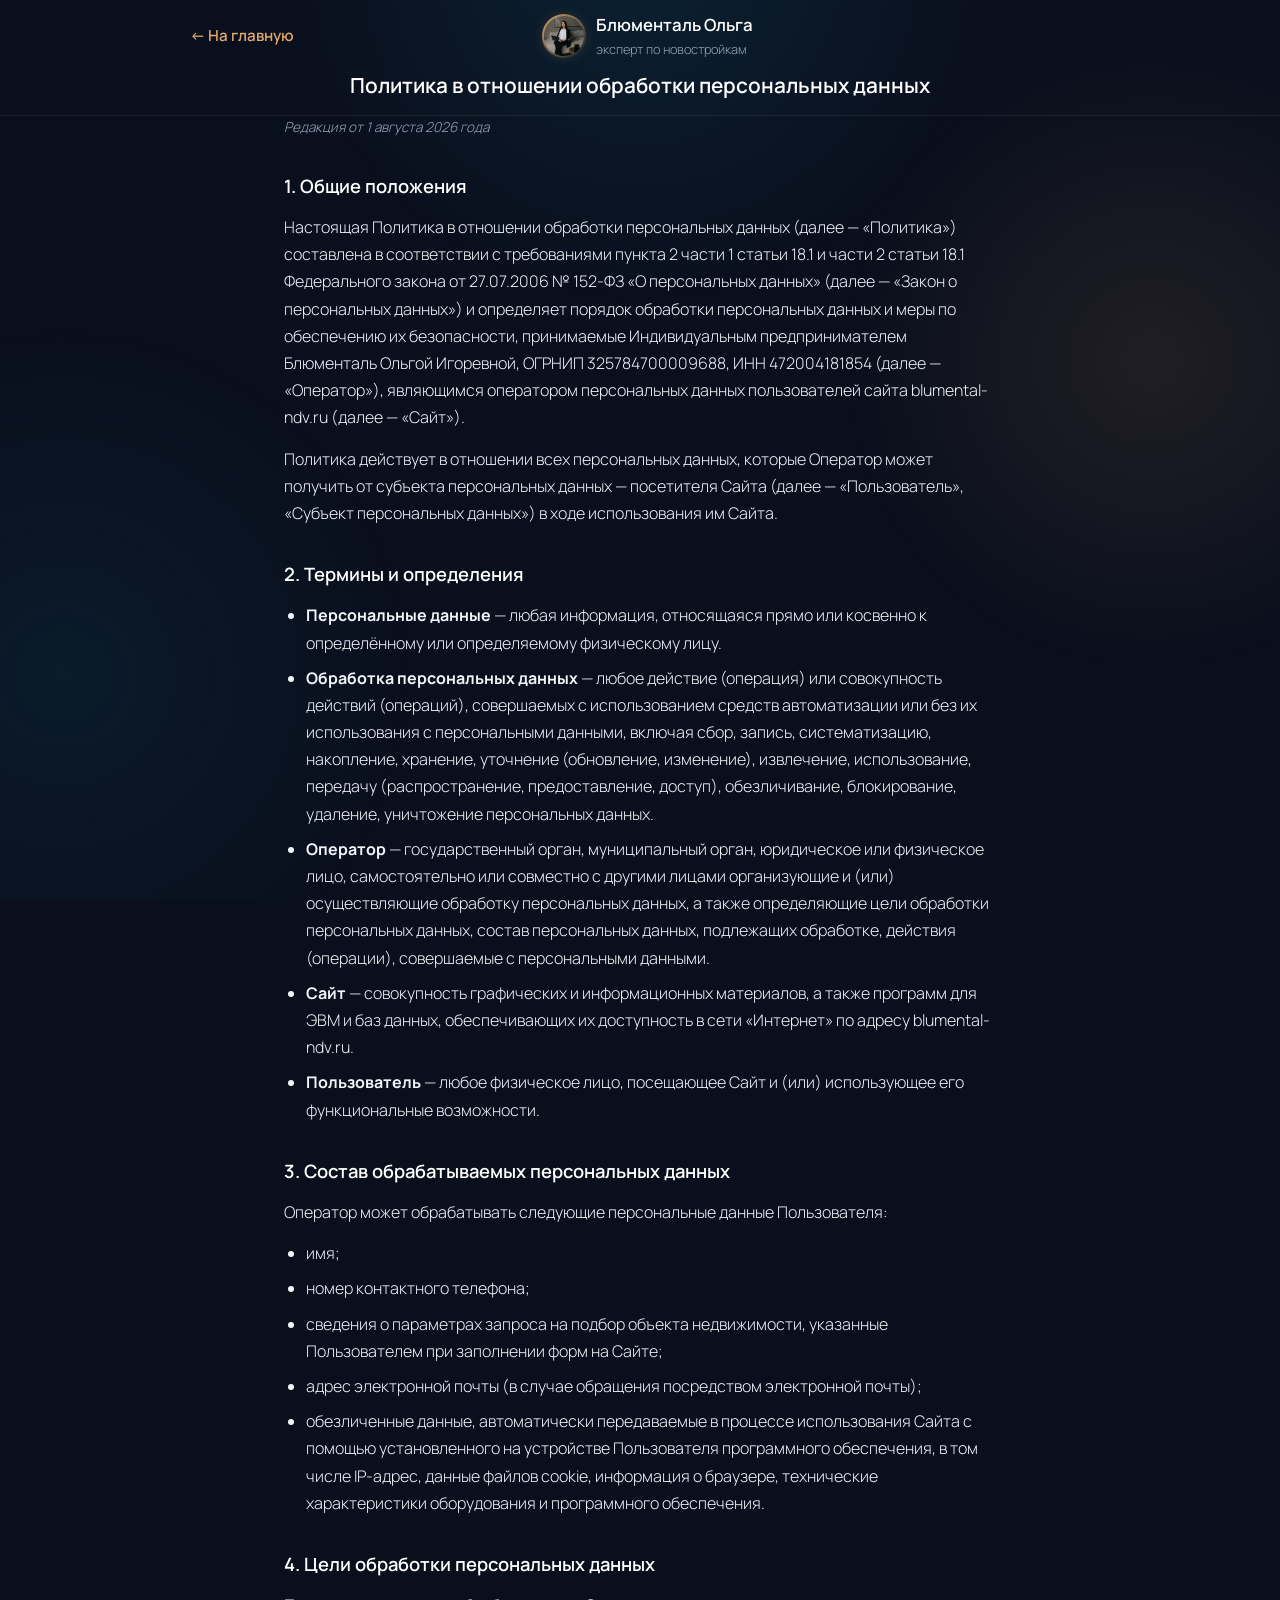
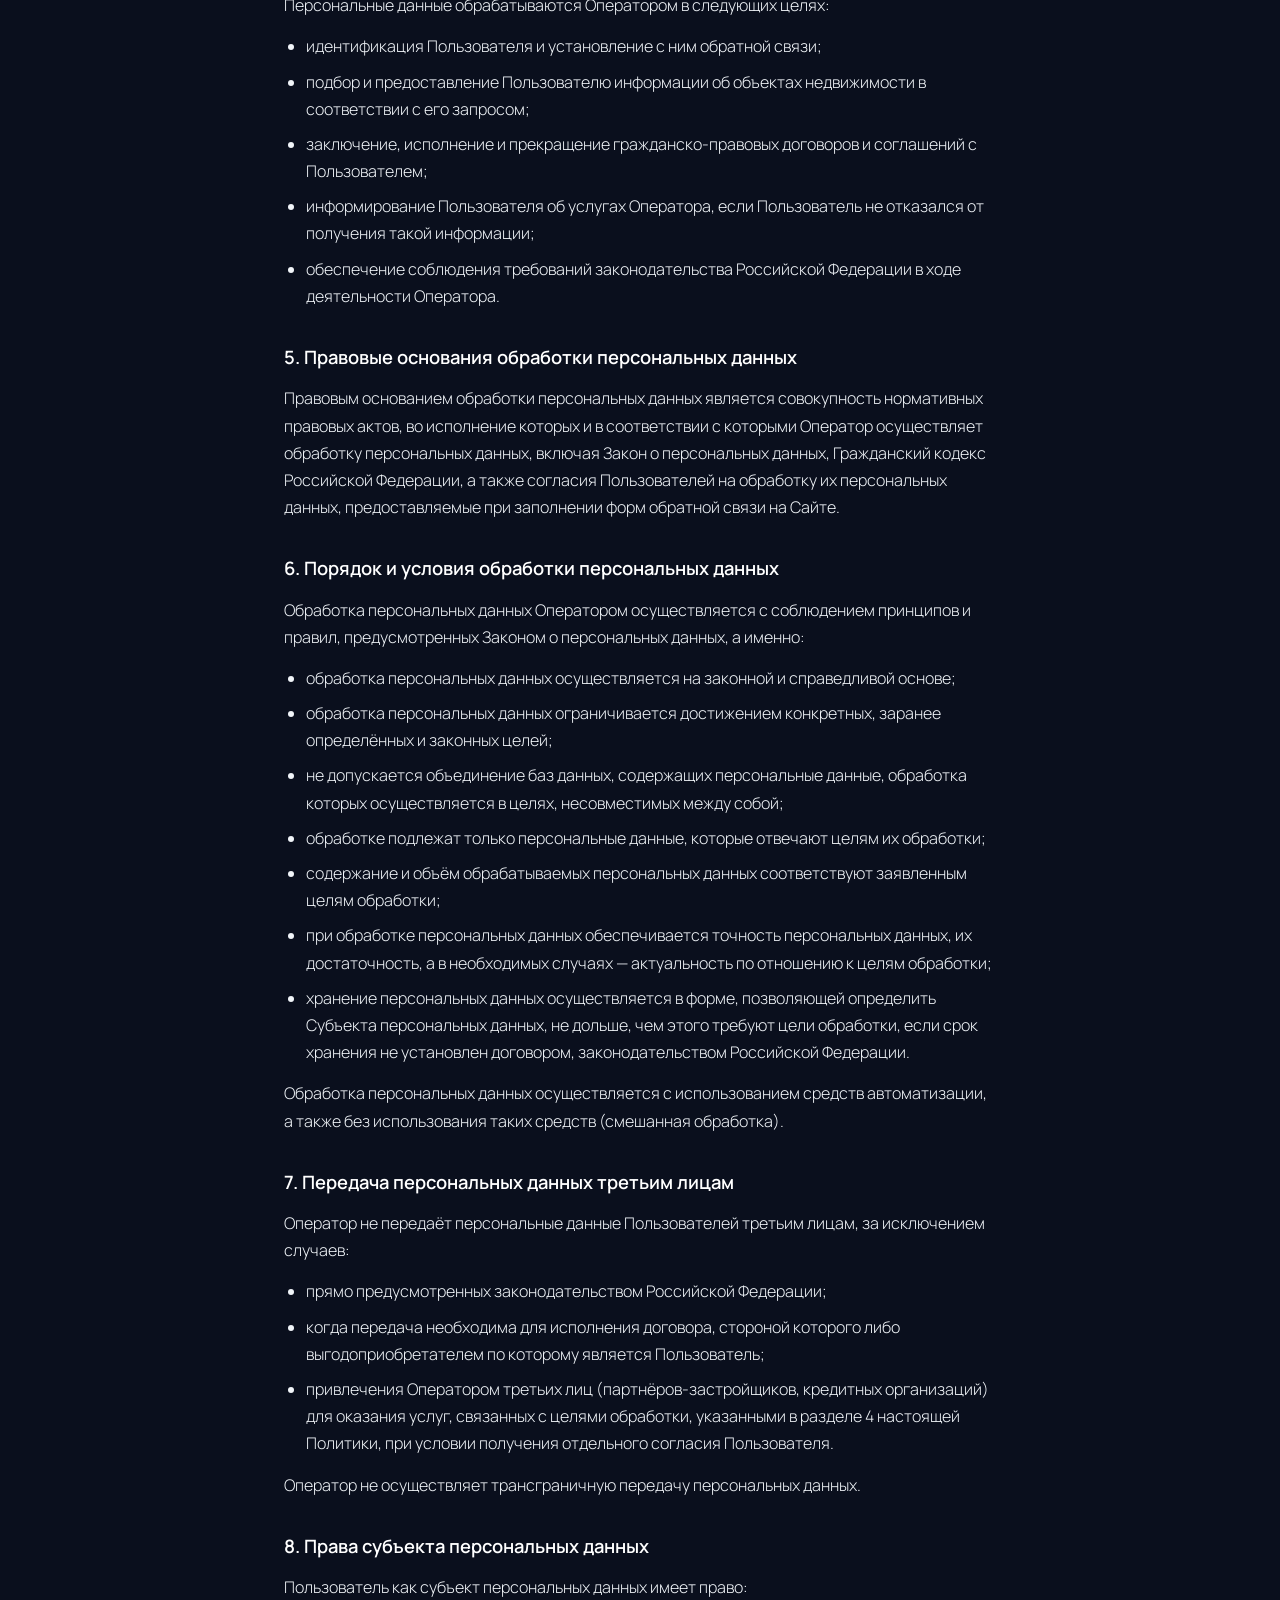
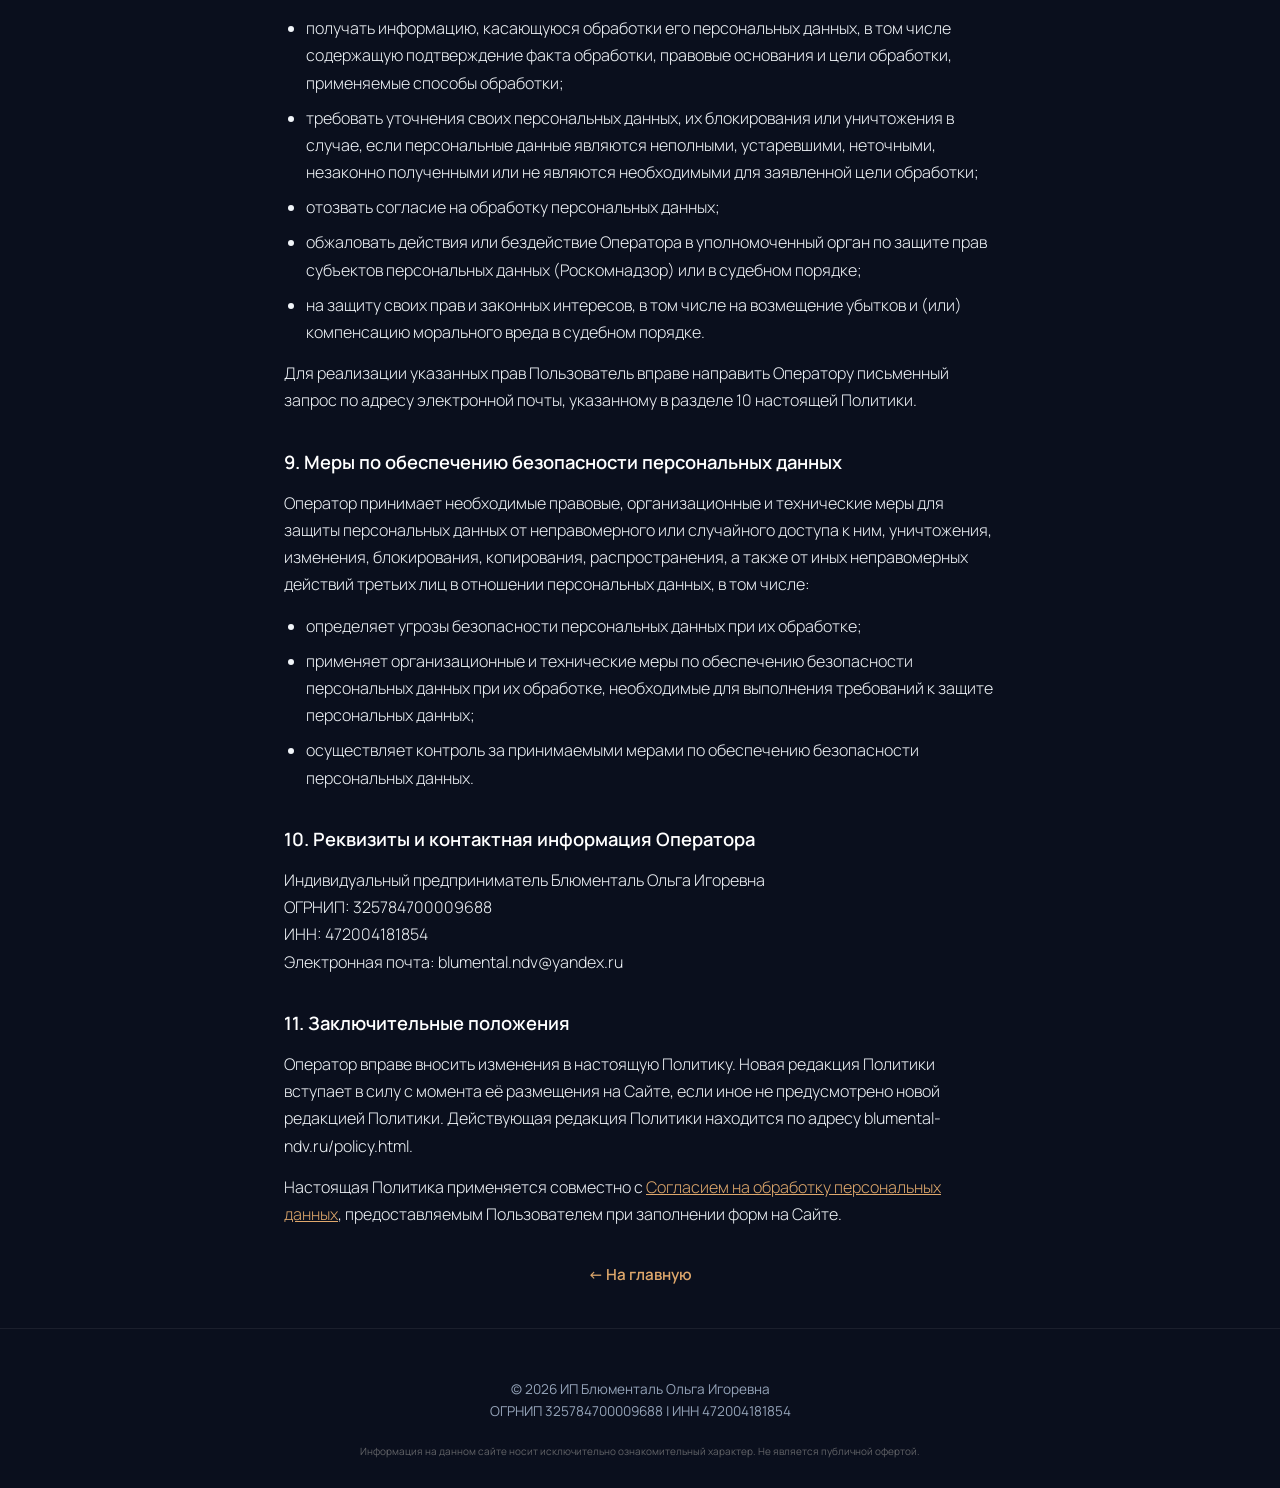
<file: policy.html>
<!DOCTYPE html>
<html lang="ru">
<head>
    <meta charset="UTF-8">
    <meta name="viewport" content="width=device-width, initial-scale=1.0">
    <title>Политика в отношении обработки персональных данных — Блюменталь Ольга</title>

    <meta name="description" content="Политика в отношении обработки персональных данных ИП Блюменталь Ольги Игоревны, оператора сайта blumental-ndv.ru, в соответствии с требованиями 152-ФЗ.">
    <link rel="canonical" href="https://blumental-ndv.ru/policy.html">
    <meta name="robots" content="noindex, follow">

    <meta name="theme-color" content="#0a0f1d">

    <link rel="icon" href="favicon.ico" sizes="any">
    <link rel="icon" type="image/png" sizes="16x16" href="favicon-16.png">
    <link rel="icon" type="image/png" sizes="32x32" href="favicon-32.png">
    <link rel="apple-touch-icon" sizes="180x180" href="apple-touch-icon.png">

    <link rel="preconnect" href="https://fonts.googleapis.com">
    <link rel="preconnect" href="https://fonts.gstatic.com" crossorigin>
    <link href="https://fonts.googleapis.com/css2?family=Manrope:wght@300;400;600;700&display=swap" rel="stylesheet">
    <link rel="stylesheet" href="style.css">
</head>
<body>
    <!-- Задний неоновый фон (эффект глубокого свечения) -->
    <div class="glow-bg"></div>

    <div class="reviews-sticky-bar">
        <div class="reviews-sticky-inner">
            <a href="index.html" class="back-link">← На главную</a>
            <div class="reviews-person">
                <div class="reviews-person-photo">
                    <img src="photo.jpg" alt="Ольга Блюменталь">
                </div>
                <span class="reviews-person-text">
                    <span class="reviews-person-name">Блюменталь Ольга</span>
                    <span class="reviews-person-role">эксперт по новостройкам</span>
                </span>
            </div>
            <span class="reviews-sticky-spacer"></span>
        </div>
        <h1 class="reviews-sticky-title">Политика в отношении обработки персональных данных</h1>
    </div>

    <main class="container legal-page-main">
        <article class="legal-doc">

            <p class="legal-updated">Редакция от 1 августа 2026 года</p>

            <h2>1. Общие положения</h2>
            <p>Настоящая Политика в отношении обработки персональных данных (далее — «Политика») составлена в соответствии с требованиями пункта 2 части 1 статьи 18.1 и части 2 статьи 18.1 Федерального закона от 27.07.2006 № 152-ФЗ «О персональных данных» (далее — «Закон о персональных данных») и определяет порядок обработки персональных данных и меры по обеспечению их безопасности, принимаемые Индивидуальным предпринимателем Блюменталь Ольгой Игоревной, ОГРНИП 325784700009688, ИНН 472004181854 (далее — «Оператор»), являющимся оператором персональных данных пользователей сайта blumental-ndv.ru (далее — «Сайт»).</p>
            <p>Политика действует в отношении всех персональных данных, которые Оператор может получить от субъекта персональных данных — посетителя Сайта (далее — «Пользователь», «Субъект персональных данных») в ходе использования им Сайта.</p>

            <h2>2. Термины и определения</h2>
            <ul class="legal-list">
                <li><strong>Персональные данные</strong> — любая информация, относящаяся прямо или косвенно к определённому или определяемому физическому лицу.</li>
                <li><strong>Обработка персональных данных</strong> — любое действие (операция) или совокупность действий (операций), совершаемых с использованием средств автоматизации или без их использования с персональными данными, включая сбор, запись, систематизацию, накопление, хранение, уточнение (обновление, изменение), извлечение, использование, передачу (распространение, предоставление, доступ), обезличивание, блокирование, удаление, уничтожение персональных данных.</li>
                <li><strong>Оператор</strong> — государственный орган, муниципальный орган, юридическое или физическое лицо, самостоятельно или совместно с другими лицами организующие и (или) осуществляющие обработку персональных данных, а также определяющие цели обработки персональных данных, состав персональных данных, подлежащих обработке, действия (операции), совершаемые с персональными данными.</li>
                <li><strong>Сайт</strong> — совокупность графических и информационных материалов, а также программ для ЭВМ и баз данных, обеспечивающих их доступность в сети «Интернет» по адресу blumental-ndv.ru.</li>
                <li><strong>Пользователь</strong> — любое физическое лицо, посещающее Сайт и (или) использующее его функциональные возможности.</li>
            </ul>

            <h2>3. Состав обрабатываемых персональных данных</h2>
            <p>Оператор может обрабатывать следующие персональные данные Пользователя:</p>
            <ul class="legal-list">
                <li>имя;</li>
                <li>номер контактного телефона;</li>
                <li>сведения о параметрах запроса на подбор объекта недвижимости, указанные Пользователем при заполнении форм на Сайте;</li>
                <li>адрес электронной почты (в случае обращения посредством электронной почты);</li>
                <li>обезличенные данные, автоматически передаваемые в процессе использования Сайта с помощью установленного на устройстве Пользователя программного обеспечения, в том числе IP-адрес, данные файлов cookie, информация о браузере, технические характеристики оборудования и программного обеспечения.</li>
            </ul>

            <h2>4. Цели обработки персональных данных</h2>
            <p>Персональные данные обрабатываются Оператором в следующих целях:</p>
            <ul class="legal-list">
                <li>идентификация Пользователя и установление с ним обратной связи;</li>
                <li>подбор и предоставление Пользователю информации об объектах недвижимости в соответствии с его запросом;</li>
                <li>заключение, исполнение и прекращение гражданско-правовых договоров и соглашений с Пользователем;</li>
                <li>информирование Пользователя об услугах Оператора, если Пользователь не отказался от получения такой информации;</li>
                <li>обеспечение соблюдения требований законодательства Российской Федерации в ходе деятельности Оператора.</li>
            </ul>

            <h2>5. Правовые основания обработки персональных данных</h2>
            <p>Правовым основанием обработки персональных данных является совокупность нормативных правовых актов, во исполнение которых и в соответствии с которыми Оператор осуществляет обработку персональных данных, включая Закон о персональных данных, Гражданский кодекс Российской Федерации, а также согласия Пользователей на обработку их персональных данных, предоставляемые при заполнении форм обратной связи на Сайте.</p>

            <h2>6. Порядок и условия обработки персональных данных</h2>
            <p>Обработка персональных данных Оператором осуществляется с соблюдением принципов и правил, предусмотренных Законом о персональных данных, а именно:</p>
            <ul class="legal-list">
                <li>обработка персональных данных осуществляется на законной и справедливой основе;</li>
                <li>обработка персональных данных ограничивается достижением конкретных, заранее определённых и законных целей;</li>
                <li>не допускается объединение баз данных, содержащих персональные данные, обработка которых осуществляется в целях, несовместимых между собой;</li>
                <li>обработке подлежат только персональные данные, которые отвечают целям их обработки;</li>
                <li>содержание и объём обрабатываемых персональных данных соответствуют заявленным целям обработки;</li>
                <li>при обработке персональных данных обеспечивается точность персональных данных, их достаточность, а в необходимых случаях — актуальность по отношению к целям обработки;</li>
                <li>хранение персональных данных осуществляется в форме, позволяющей определить Субъекта персональных данных, не дольше, чем этого требуют цели обработки, если срок хранения не установлен договором, законодательством Российской Федерации.</li>
            </ul>
            <p>Обработка персональных данных осуществляется с использованием средств автоматизации, а также без использования таких средств (смешанная обработка).</p>

            <h2>7. Передача персональных данных третьим лицам</h2>
            <p>Оператор не передаёт персональные данные Пользователей третьим лицам, за исключением случаев:</p>
            <ul class="legal-list">
                <li>прямо предусмотренных законодательством Российской Федерации;</li>
                <li>когда передача необходима для исполнения договора, стороной которого либо выгодоприобретателем по которому является Пользователь;</li>
                <li>привлечения Оператором третьих лиц (партнёров-застройщиков, кредитных организаций) для оказания услуг, связанных с целями обработки, указанными в разделе 4 настоящей Политики, при условии получения отдельного согласия Пользователя.</li>
            </ul>
            <p>Оператор не осуществляет трансграничную передачу персональных данных.</p>

            <h2>8. Права субъекта персональных данных</h2>
            <p>Пользователь как субъект персональных данных имеет право:</p>
            <ul class="legal-list">
                <li>получать информацию, касающуюся обработки его персональных данных, в том числе содержащую подтверждение факта обработки, правовые основания и цели обработки, применяемые способы обработки;</li>
                <li>требовать уточнения своих персональных данных, их блокирования или уничтожения в случае, если персональные данные являются неполными, устаревшими, неточными, незаконно полученными или не являются необходимыми для заявленной цели обработки;</li>
                <li>отозвать согласие на обработку персональных данных;</li>
                <li>обжаловать действия или бездействие Оператора в уполномоченный орган по защите прав субъектов персональных данных (Роскомнадзор) или в судебном порядке;</li>
                <li>на защиту своих прав и законных интересов, в том числе на возмещение убытков и (или) компенсацию морального вреда в судебном порядке.</li>
            </ul>
            <p>Для реализации указанных прав Пользователь вправе направить Оператору письменный запрос по адресу электронной почты, указанному в разделе 10 настоящей Политики.</p>

            <h2>9. Меры по обеспечению безопасности персональных данных</h2>
            <p>Оператор принимает необходимые правовые, организационные и технические меры для защиты персональных данных от неправомерного или случайного доступа к ним, уничтожения, изменения, блокирования, копирования, распространения, а также от иных неправомерных действий третьих лиц в отношении персональных данных, в том числе:</p>
            <ul class="legal-list">
                <li>определяет угрозы безопасности персональных данных при их обработке;</li>
                <li>применяет организационные и технические меры по обеспечению безопасности персональных данных при их обработке, необходимые для выполнения требований к защите персональных данных;</li>
                <li>осуществляет контроль за принимаемыми мерами по обеспечению безопасности персональных данных.</li>
            </ul>

            <h2>10. Реквизиты и контактная информация Оператора</h2>
            <p>
                Индивидуальный предприниматель Блюменталь Ольга Игоревна<br>
                ОГРНИП: 325784700009688<br>
                ИНН: 472004181854<br>
                Электронная почта: blumental.ndv@yandex.ru
            </p>

            <h2>11. Заключительные положения</h2>
            <p>Оператор вправе вносить изменения в настоящую Политику. Новая редакция Политики вступает в силу с момента её размещения на Сайте, если иное не предусмотрено новой редакцией Политики. Действующая редакция Политики находится по адресу blumental-ndv.ru/policy.html.</p>
            <p>Настоящая Политика применяется совместно с <a href="privacy.html">Согласием на обработку персональных данных</a>, предоставляемым Пользователем при заполнении форм на Сайте.</p>

        </article>

        <div class="reviews-bottom-link">
            <a href="index.html" class="back-link">← На главную</a>
        </div>
    </main>

    <footer>
        <p>&copy; 2026 ИП Блюменталь Ольга Игоревна</p>
        <p>ОГРНИП 325784700009688 | ИНН 472004181854</p>
        <br>
        <p class="footer-disclaimer">Информация на данном сайте носит исключительно ознакомительный характер. Не является публичной офертой.</p>
    </footer>

</body>
</html>
</file>
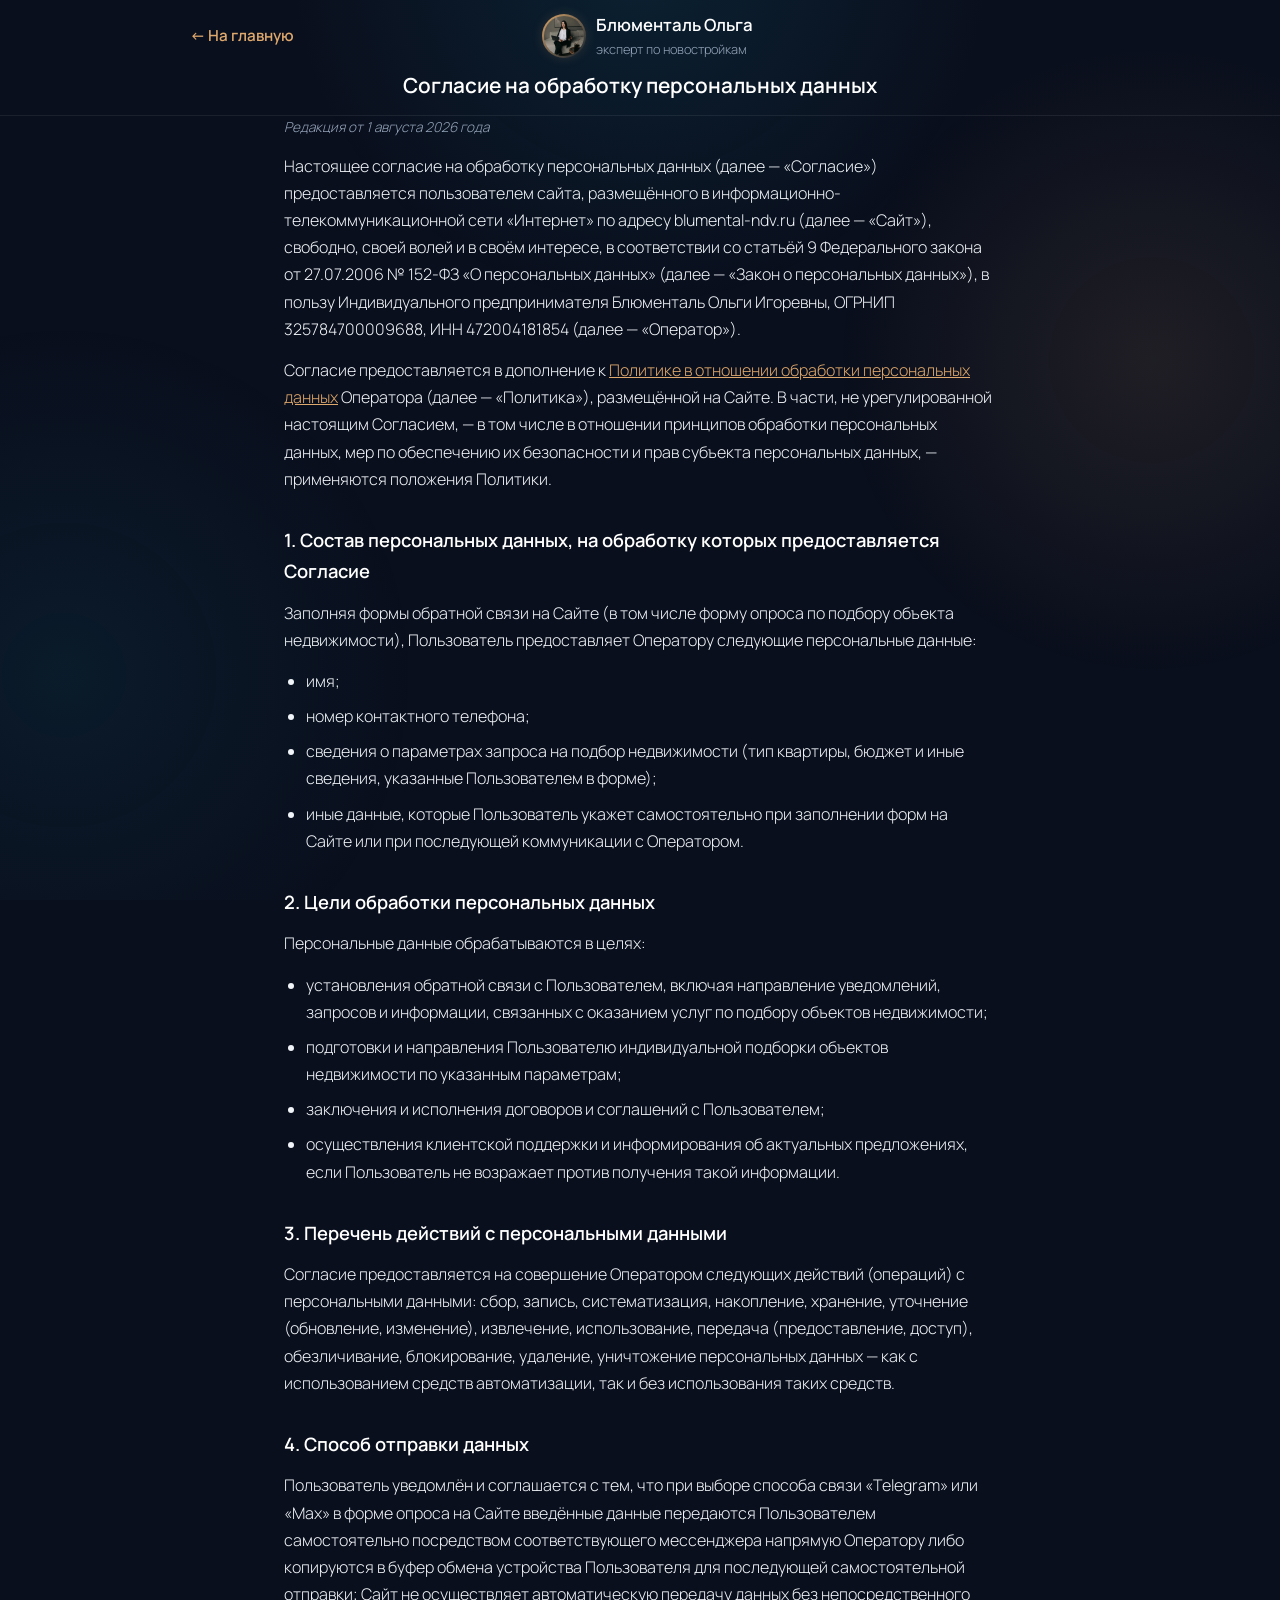
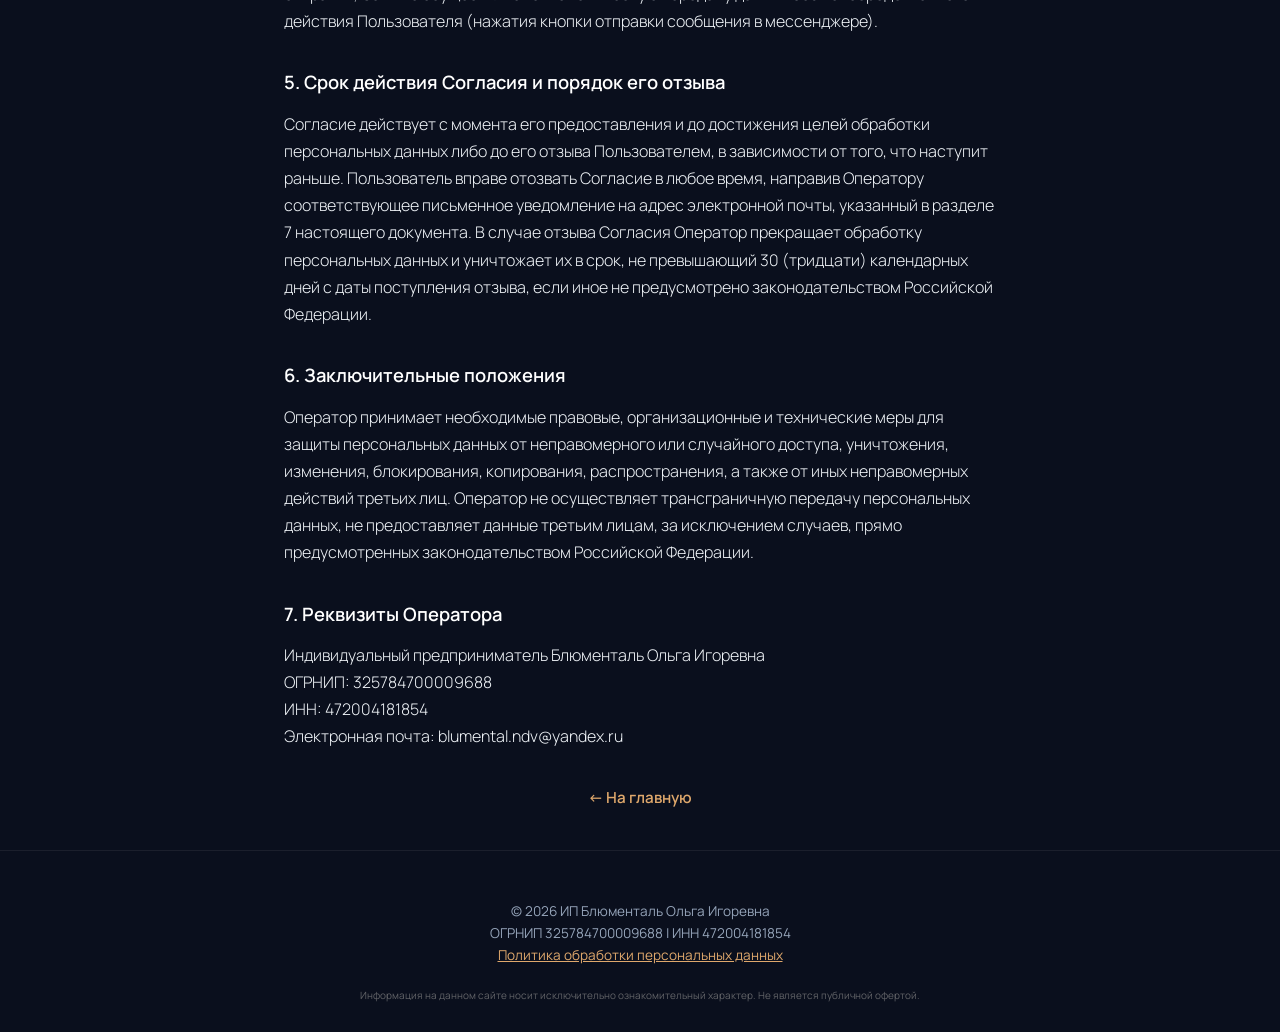
<file: privacy.html>
<!DOCTYPE html>
<html lang="ru">
<head>
    <meta charset="UTF-8">
    <meta name="viewport" content="width=device-width, initial-scale=1.0">
    <title>Согласие на обработку персональных данных — Блюменталь Ольга</title>

    <meta name="description" content="Согласие на обработку персональных данных, предоставляемое пользователями сайта blumental-ndv.ru при заполнении форм обратной связи.">
    <link rel="canonical" href="https://blumental-ndv.ru/privacy.html">
    <meta name="robots" content="noindex, follow">

    <meta name="theme-color" content="#0a0f1d">

    <link rel="icon" href="favicon.ico" sizes="any">
    <link rel="icon" type="image/png" sizes="16x16" href="favicon-16.png">
    <link rel="icon" type="image/png" sizes="32x32" href="favicon-32.png">
    <link rel="apple-touch-icon" sizes="180x180" href="apple-touch-icon.png">

    <link rel="preconnect" href="https://fonts.googleapis.com">
    <link rel="preconnect" href="https://fonts.gstatic.com" crossorigin>
    <link href="https://fonts.googleapis.com/css2?family=Manrope:wght@300;400;600;700&display=swap" rel="stylesheet">
    <link rel="stylesheet" href="style.css">
</head>
<body>
    <!-- Задний неоновый фон (эффект глубокого свечения) -->
    <div class="glow-bg"></div>

    <div class="reviews-sticky-bar">
        <div class="reviews-sticky-inner">
            <a href="index.html" class="back-link">← На главную</a>
            <div class="reviews-person">
                <div class="reviews-person-photo">
                    <img src="photo.jpg" alt="Ольга Блюменталь">
                </div>
                <span class="reviews-person-text">
                    <span class="reviews-person-name">Блюменталь Ольга</span>
                    <span class="reviews-person-role">эксперт по новостройкам</span>
                </span>
            </div>
            <span class="reviews-sticky-spacer"></span>
        </div>
        <h1 class="reviews-sticky-title">Согласие на обработку персональных данных</h1>
    </div>

    <main class="container legal-page-main">
        <article class="legal-doc">

            <p class="legal-updated">Редакция от 1 августа 2026 года</p>

            <p>Настоящее согласие на обработку персональных данных (далее — «Согласие») предоставляется пользователем сайта, размещённого в информационно-телекоммуникационной сети «Интернет» по адресу blumental-ndv.ru (далее — «Сайт»), свободно, своей волей и в своём интересе, в соответствии со статьёй 9 Федерального закона от 27.07.2006 № 152-ФЗ «О персональных данных» (далее — «Закон о персональных данных»), в пользу Индивидуального предпринимателя Блюменталь Ольги Игоревны, ОГРНИП 325784700009688, ИНН 472004181854 (далее — «Оператор»).</p>

            <p>Согласие предоставляется в дополнение к <a href="policy.html">Политике в отношении обработки персональных данных</a> Оператора (далее — «Политика»), размещённой на Сайте. В части, не урегулированной настоящим Согласием, — в том числе в отношении принципов обработки персональных данных, мер по обеспечению их безопасности и прав субъекта персональных данных, — применяются положения Политики.</p>

            <h2>1. Состав персональных данных, на обработку которых предоставляется Согласие</h2>
            <p>Заполняя формы обратной связи на Сайте (в том числе форму опроса по подбору объекта недвижимости), Пользователь предоставляет Оператору следующие персональные данные:</p>
            <ul class="legal-list">
                <li>имя;</li>
                <li>номер контактного телефона;</li>
                <li>сведения о параметрах запроса на подбор недвижимости (тип квартиры, бюджет и иные сведения, указанные Пользователем в форме);</li>
                <li>иные данные, которые Пользователь укажет самостоятельно при заполнении форм на Сайте или при последующей коммуникации с Оператором.</li>
            </ul>

            <h2>2. Цели обработки персональных данных</h2>
            <p>Персональные данные обрабатываются в целях:</p>
            <ul class="legal-list">
                <li>установления обратной связи с Пользователем, включая направление уведомлений, запросов и информации, связанных с оказанием услуг по подбору объектов недвижимости;</li>
                <li>подготовки и направления Пользователю индивидуальной подборки объектов недвижимости по указанным параметрам;</li>
                <li>заключения и исполнения договоров и соглашений с Пользователем;</li>
                <li>осуществления клиентской поддержки и информирования об актуальных предложениях, если Пользователь не возражает против получения такой информации.</li>
            </ul>

            <h2>3. Перечень действий с персональными данными</h2>
            <p>Согласие предоставляется на совершение Оператором следующих действий (операций) с персональными данными: сбор, запись, систематизация, накопление, хранение, уточнение (обновление, изменение), извлечение, использование, передача (предоставление, доступ), обезличивание, блокирование, удаление, уничтожение персональных данных — как с использованием средств автоматизации, так и без использования таких средств.</p>

            <h2>4. Способ отправки данных</h2>
            <p>Пользователь уведомлён и соглашается с тем, что при выборе способа связи «Telegram» или «Max» в форме опроса на Сайте введённые данные передаются Пользователем самостоятельно посредством соответствующего мессенджера напрямую Оператору либо копируются в буфер обмена устройства Пользователя для последующей самостоятельной отправки; Сайт не осуществляет автоматическую передачу данных без непосредственного действия Пользователя (нажатия кнопки отправки сообщения в мессенджере).</p>

            <h2>5. Срок действия Согласия и порядок его отзыва</h2>
            <p>Согласие действует с момента его предоставления и до достижения целей обработки персональных данных либо до его отзыва Пользователем, в зависимости от того, что наступит раньше. Пользователь вправе отозвать Согласие в любое время, направив Оператору соответствующее письменное уведомление на адрес электронной почты, указанный в разделе 7 настоящего документа. В случае отзыва Согласия Оператор прекращает обработку персональных данных и уничтожает их в срок, не превышающий 30 (тридцати) календарных дней с даты поступления отзыва, если иное не предусмотрено законодательством Российской Федерации.</p>

            <h2>6. Заключительные положения</h2>
            <p>Оператор принимает необходимые правовые, организационные и технические меры для защиты персональных данных от неправомерного или случайного доступа, уничтожения, изменения, блокирования, копирования, распространения, а также от иных неправомерных действий третьих лиц. Оператор не осуществляет трансграничную передачу персональных данных, не предоставляет данные третьим лицам, за исключением случаев, прямо предусмотренных законодательством Российской Федерации.</p>

            <h2>7. Реквизиты Оператора</h2>
            <p>
                Индивидуальный предприниматель Блюменталь Ольга Игоревна<br>
                ОГРНИП: 325784700009688<br>
                ИНН: 472004181854<br>
                Электронная почта: blumental.ndv@yandex.ru
            </p>

        </article>

        <div class="reviews-bottom-link">
            <a href="index.html" class="back-link">← На главную</a>
        </div>
    </main>

    <footer>
        <p>&copy; 2026 ИП Блюменталь Ольга Игоревна</p>
        <p>ОГРНИП 325784700009688 | ИНН 472004181854</p>
        <p><a href="policy.html" class="footer-legal-link">Политика обработки персональных данных</a></p>
        <br>
        <p class="footer-disclaimer">Информация на данном сайте носит исключительно ознакомительный характер. Не является публичной офертой.</p>
    </footer>

</body>
</html>
</file>
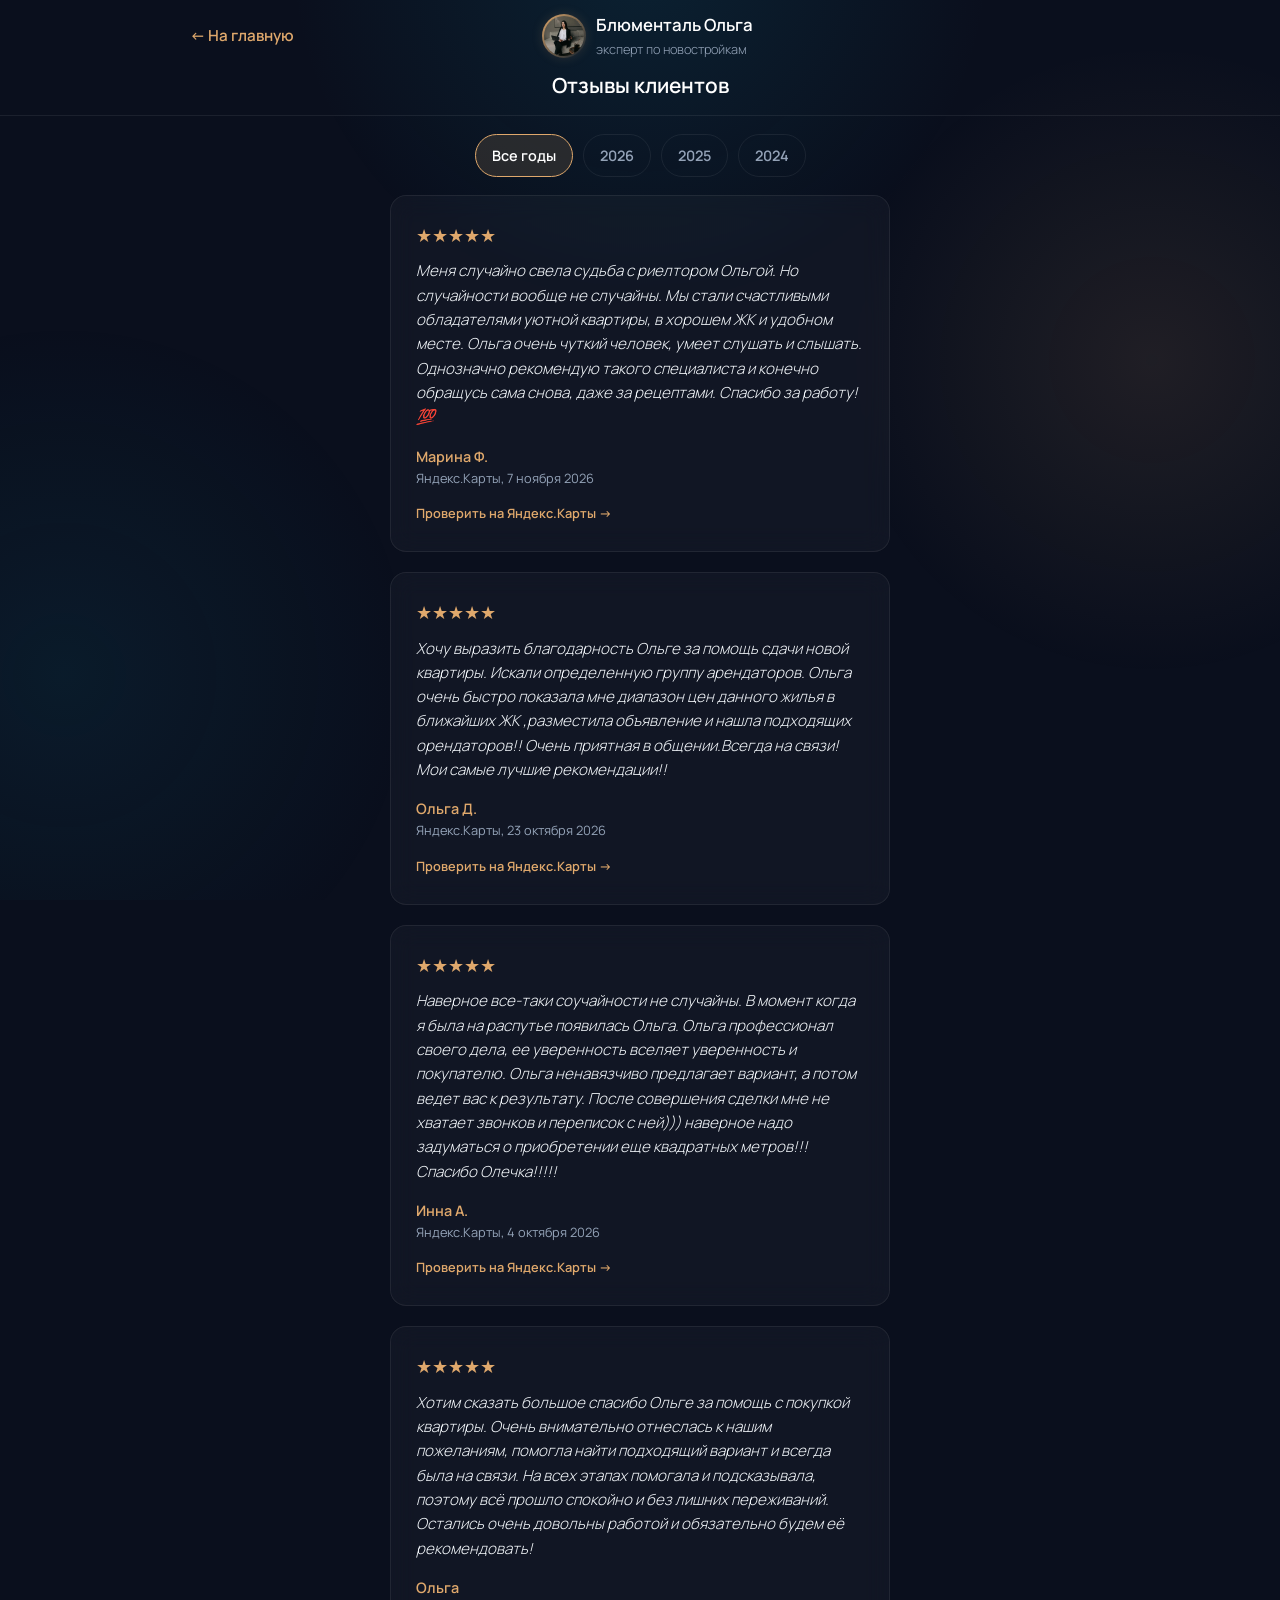
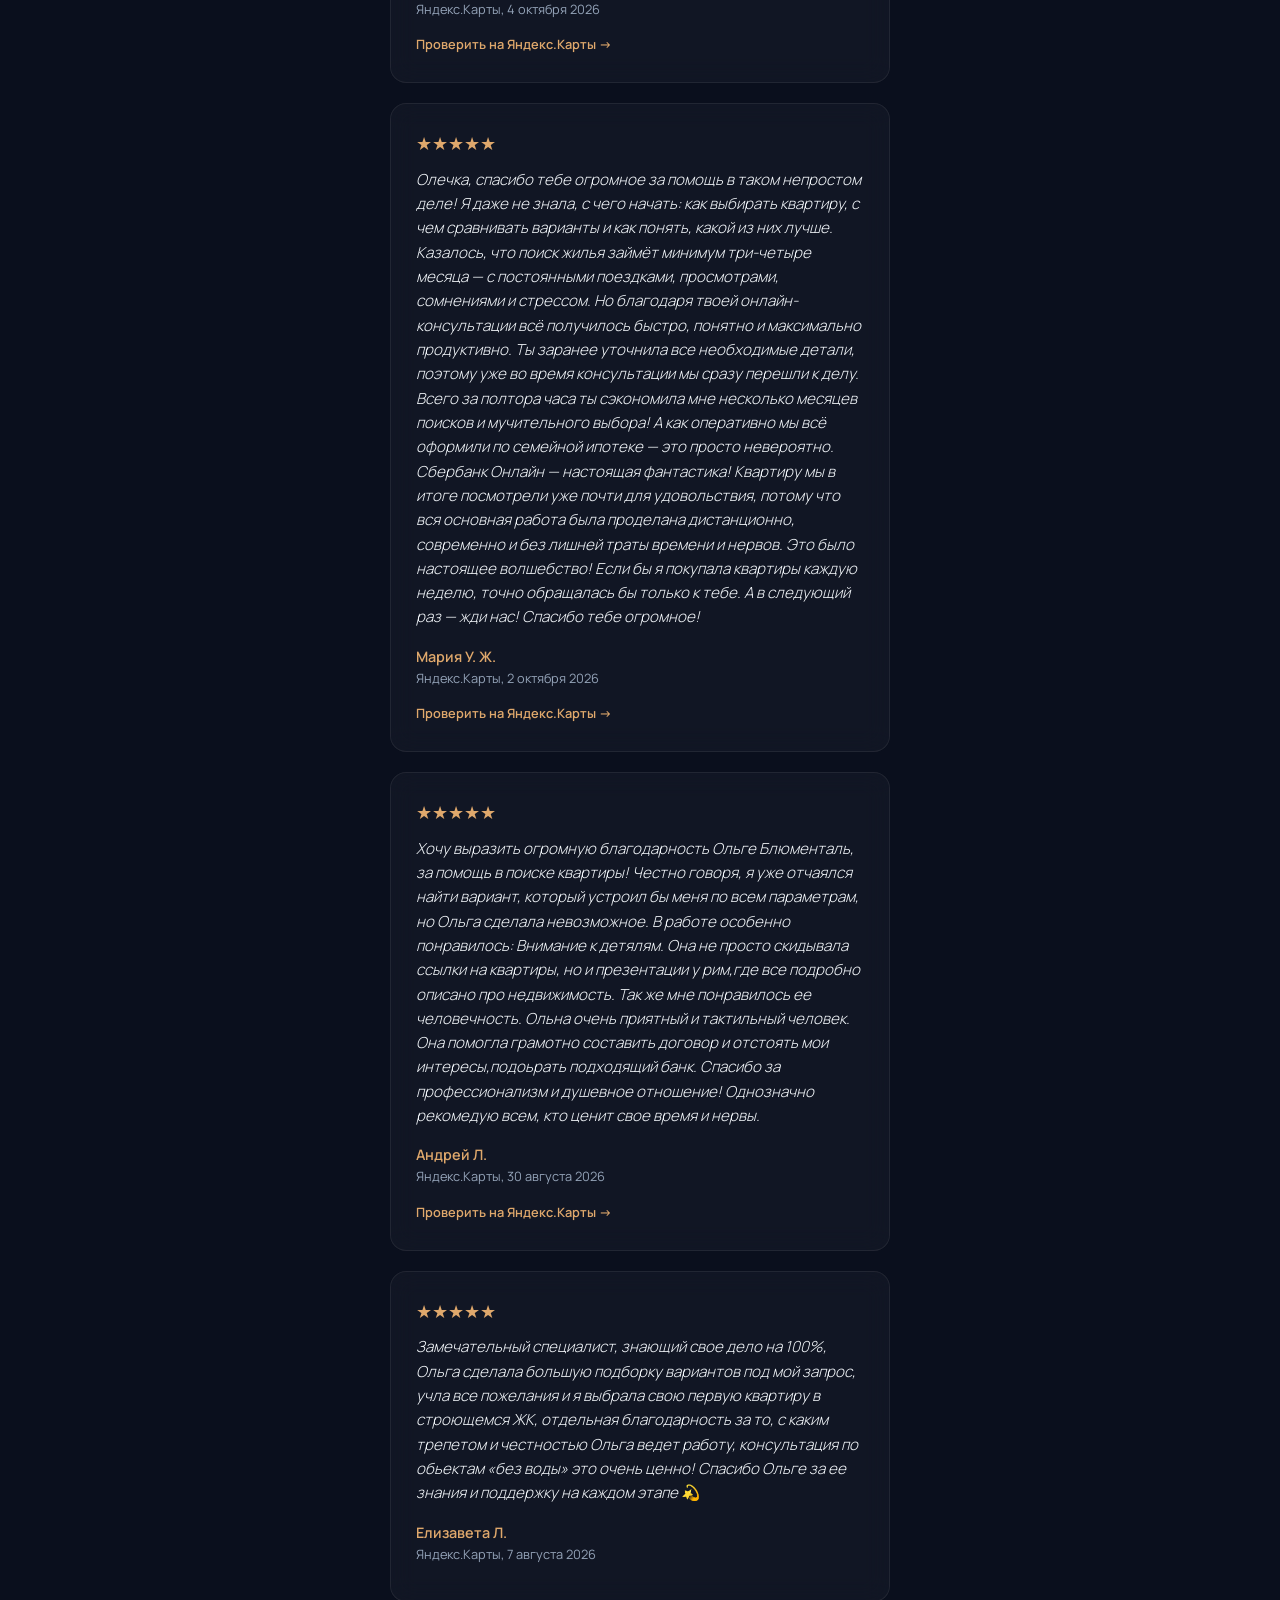
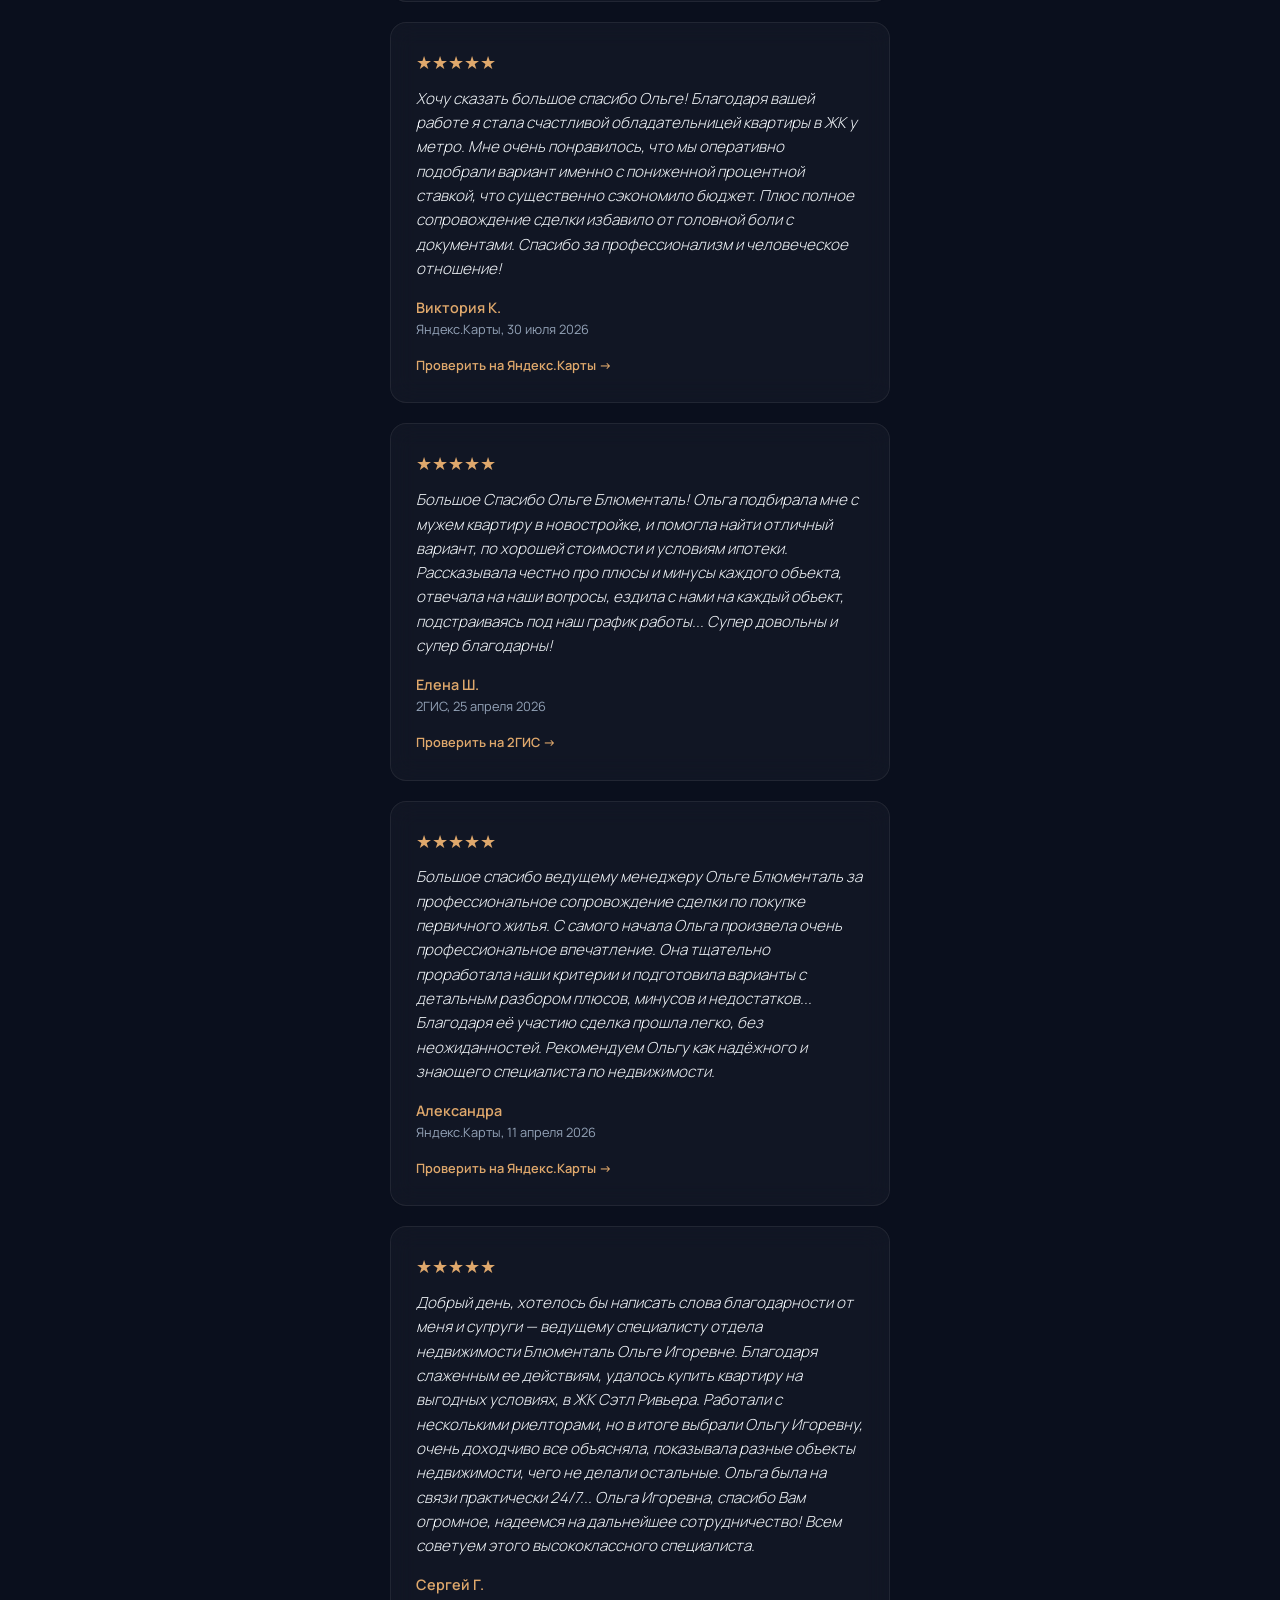
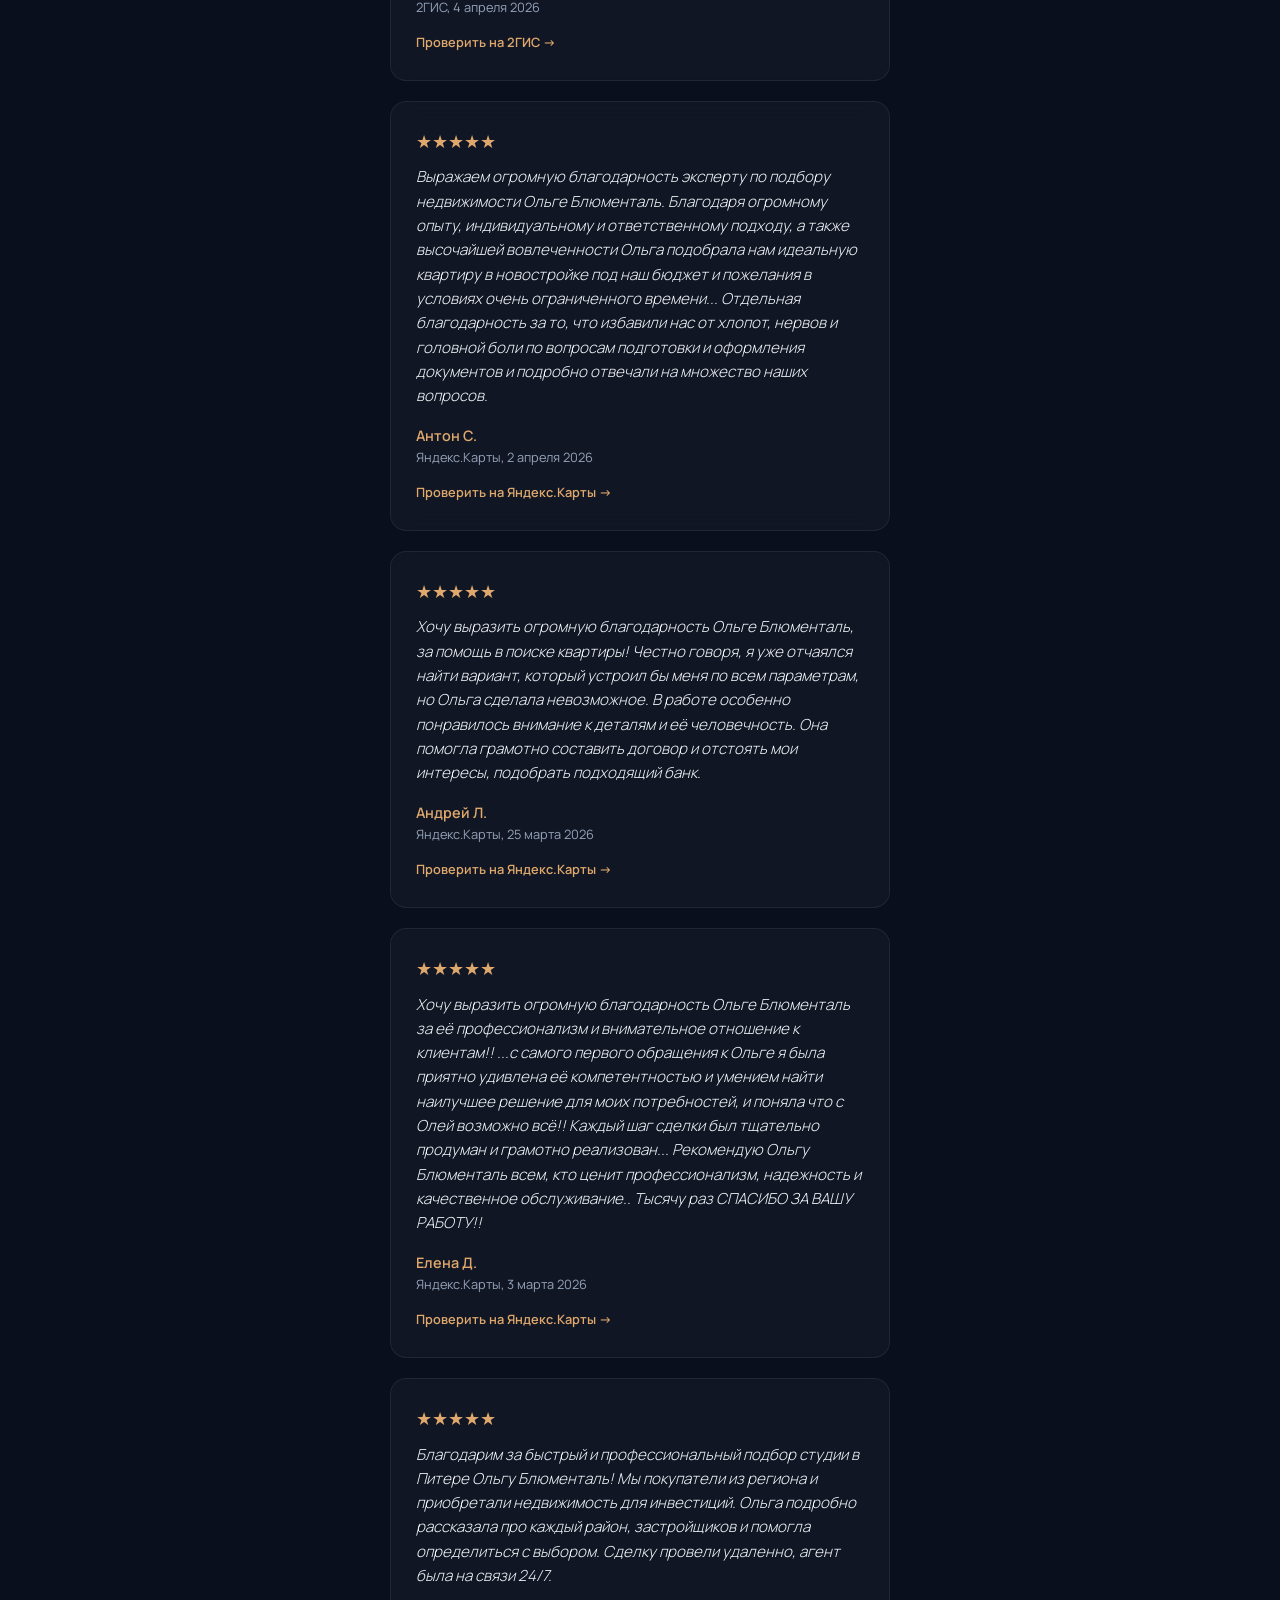
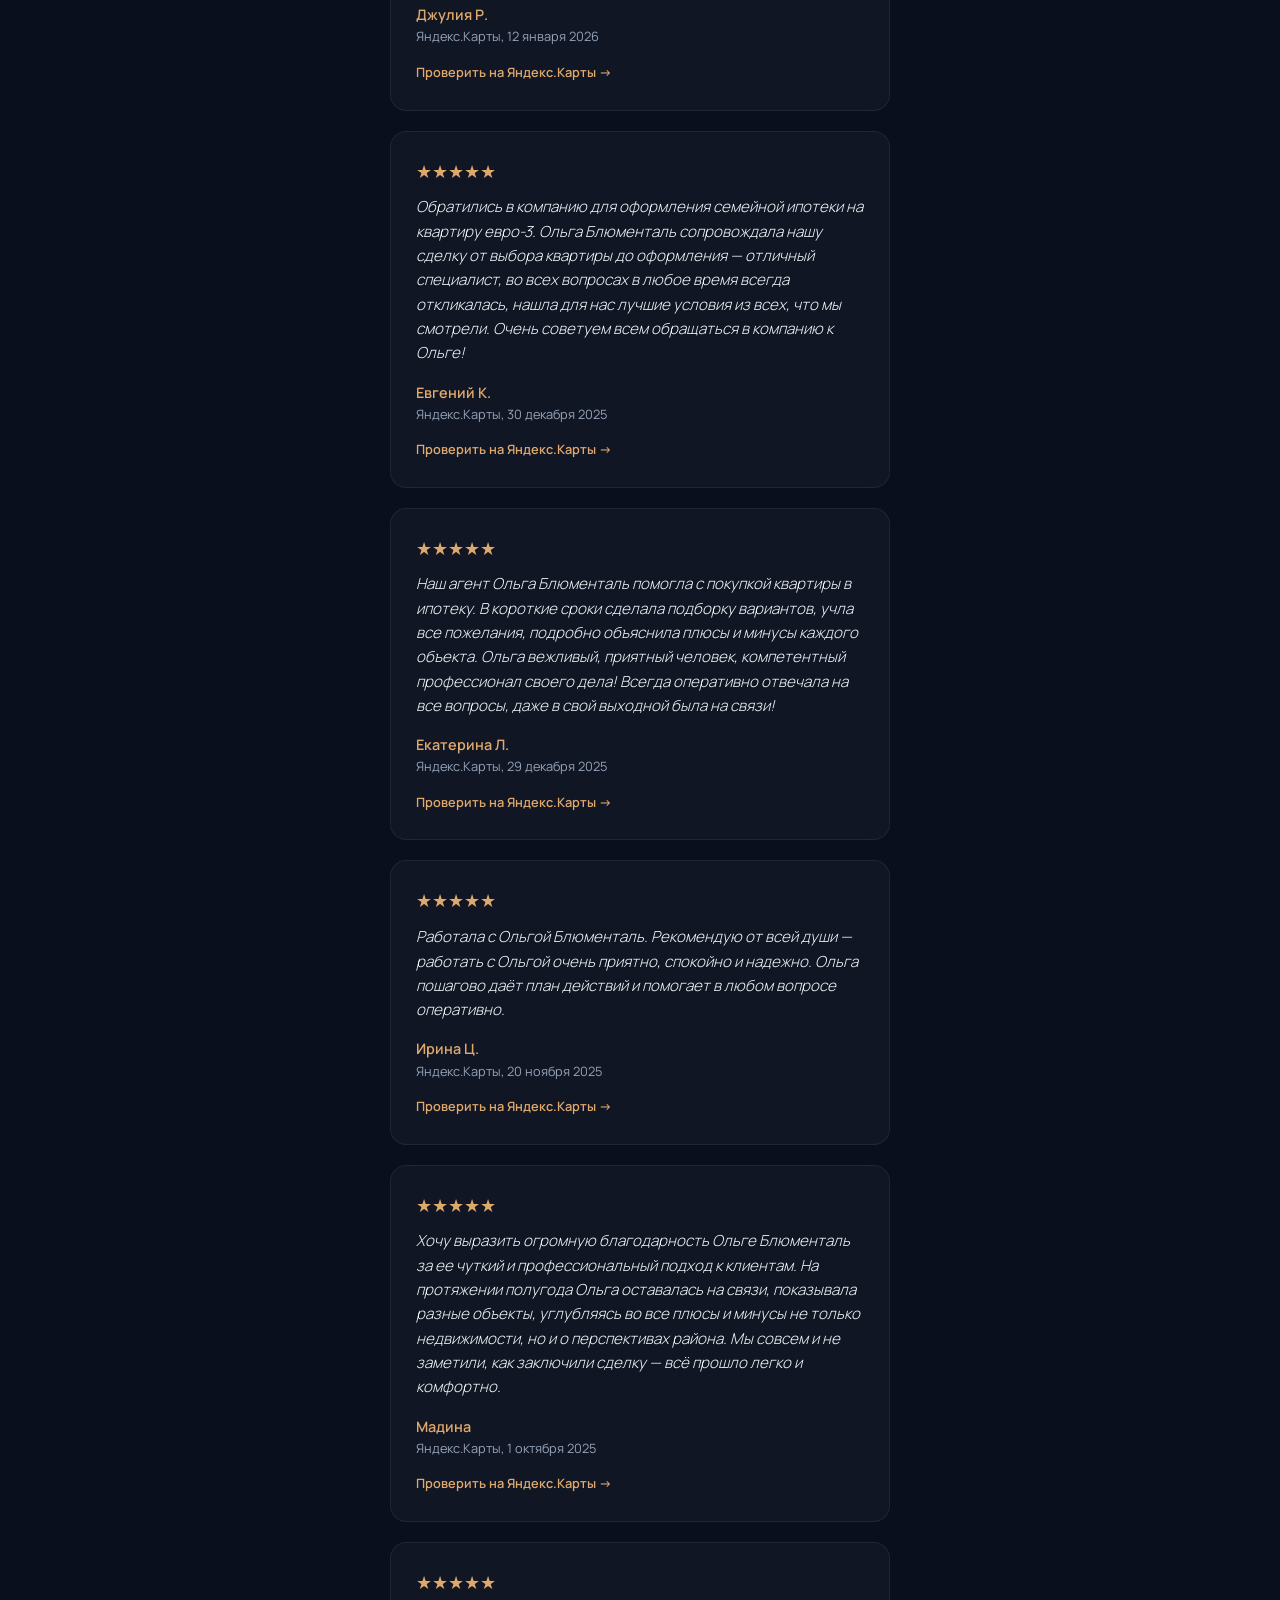
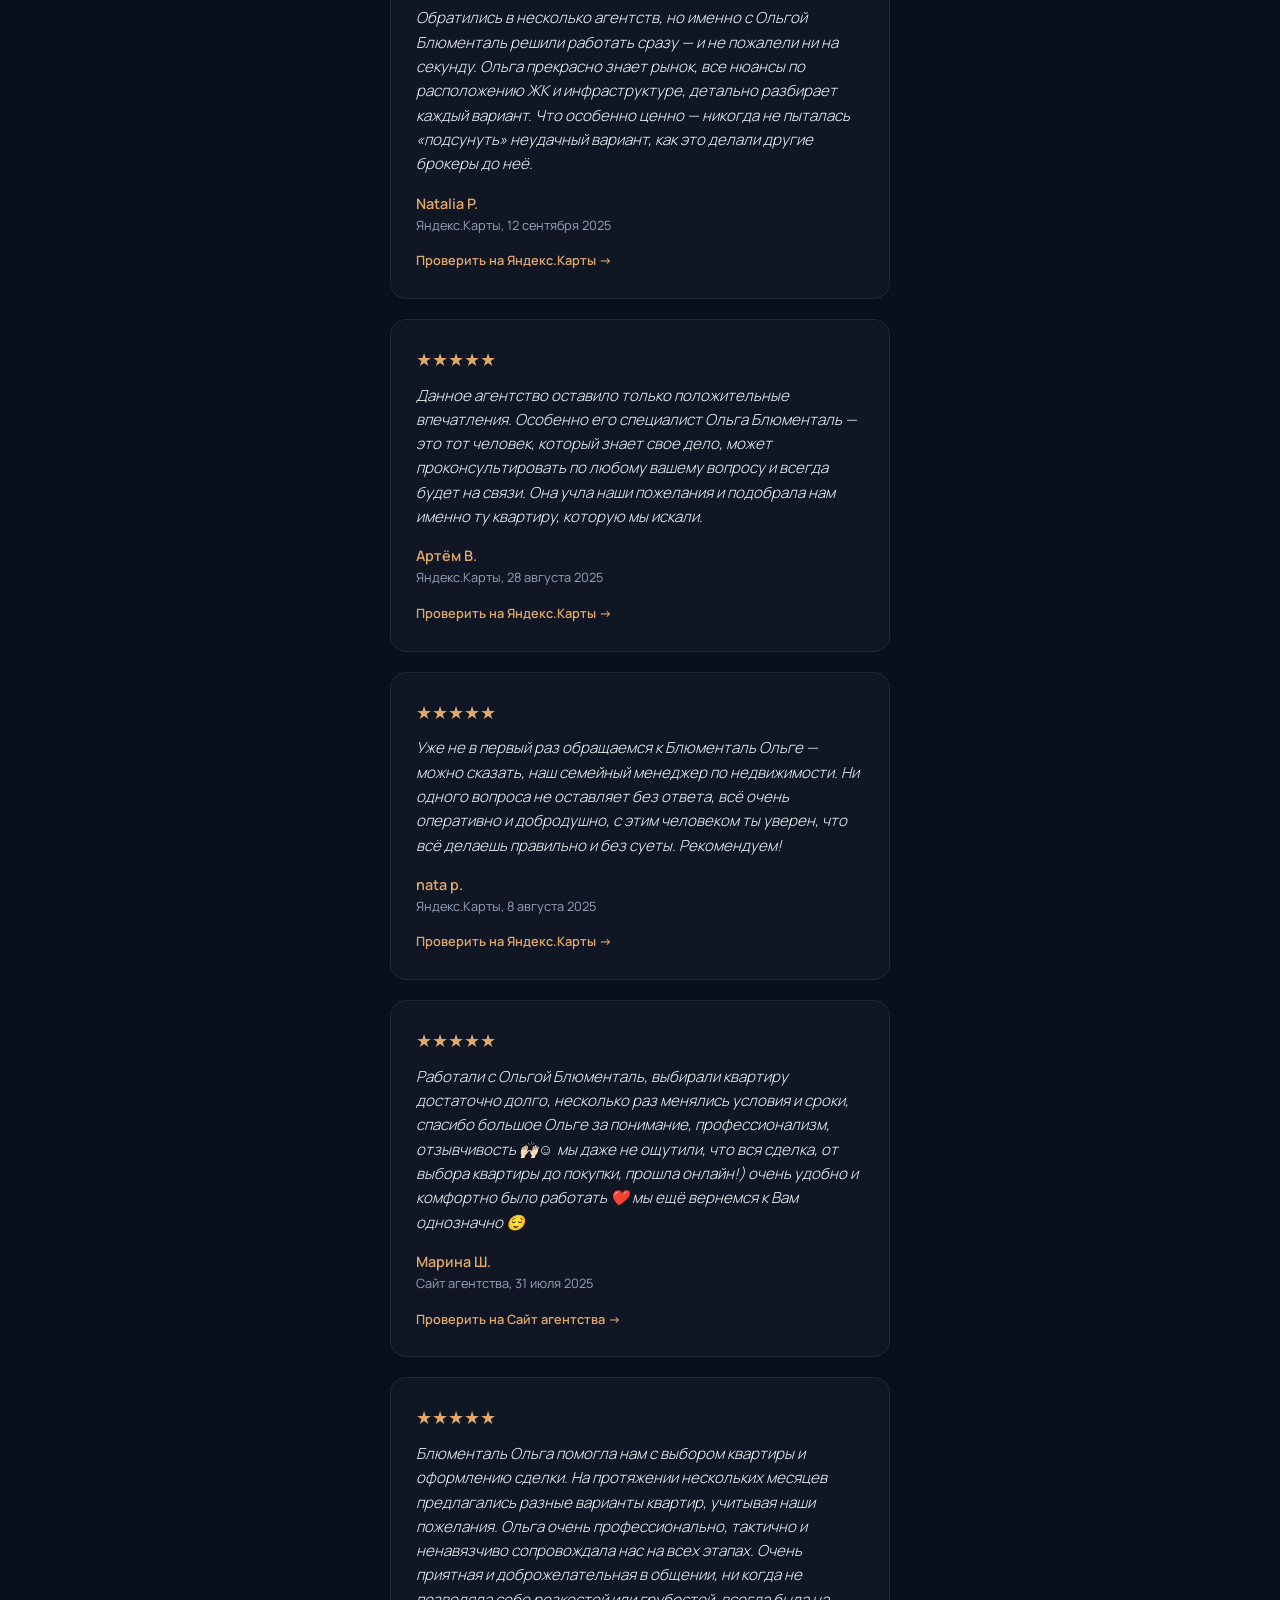
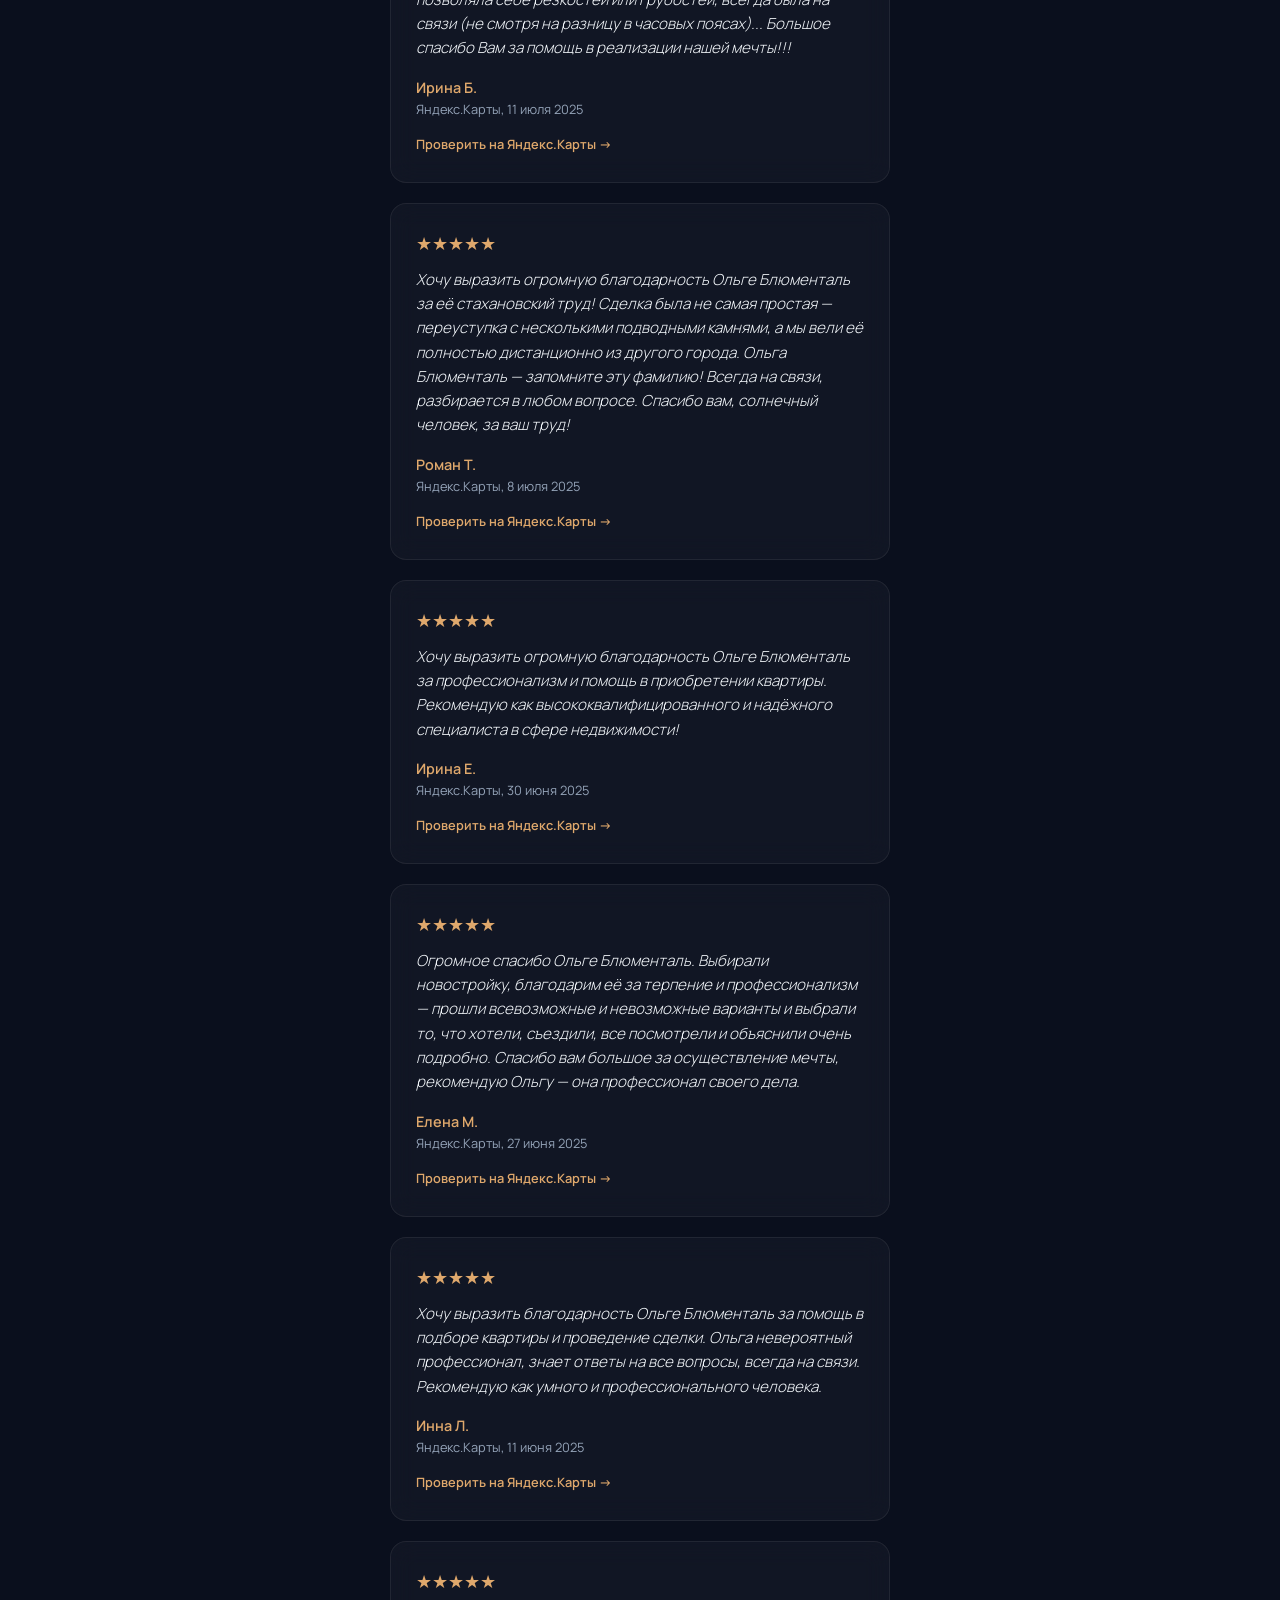
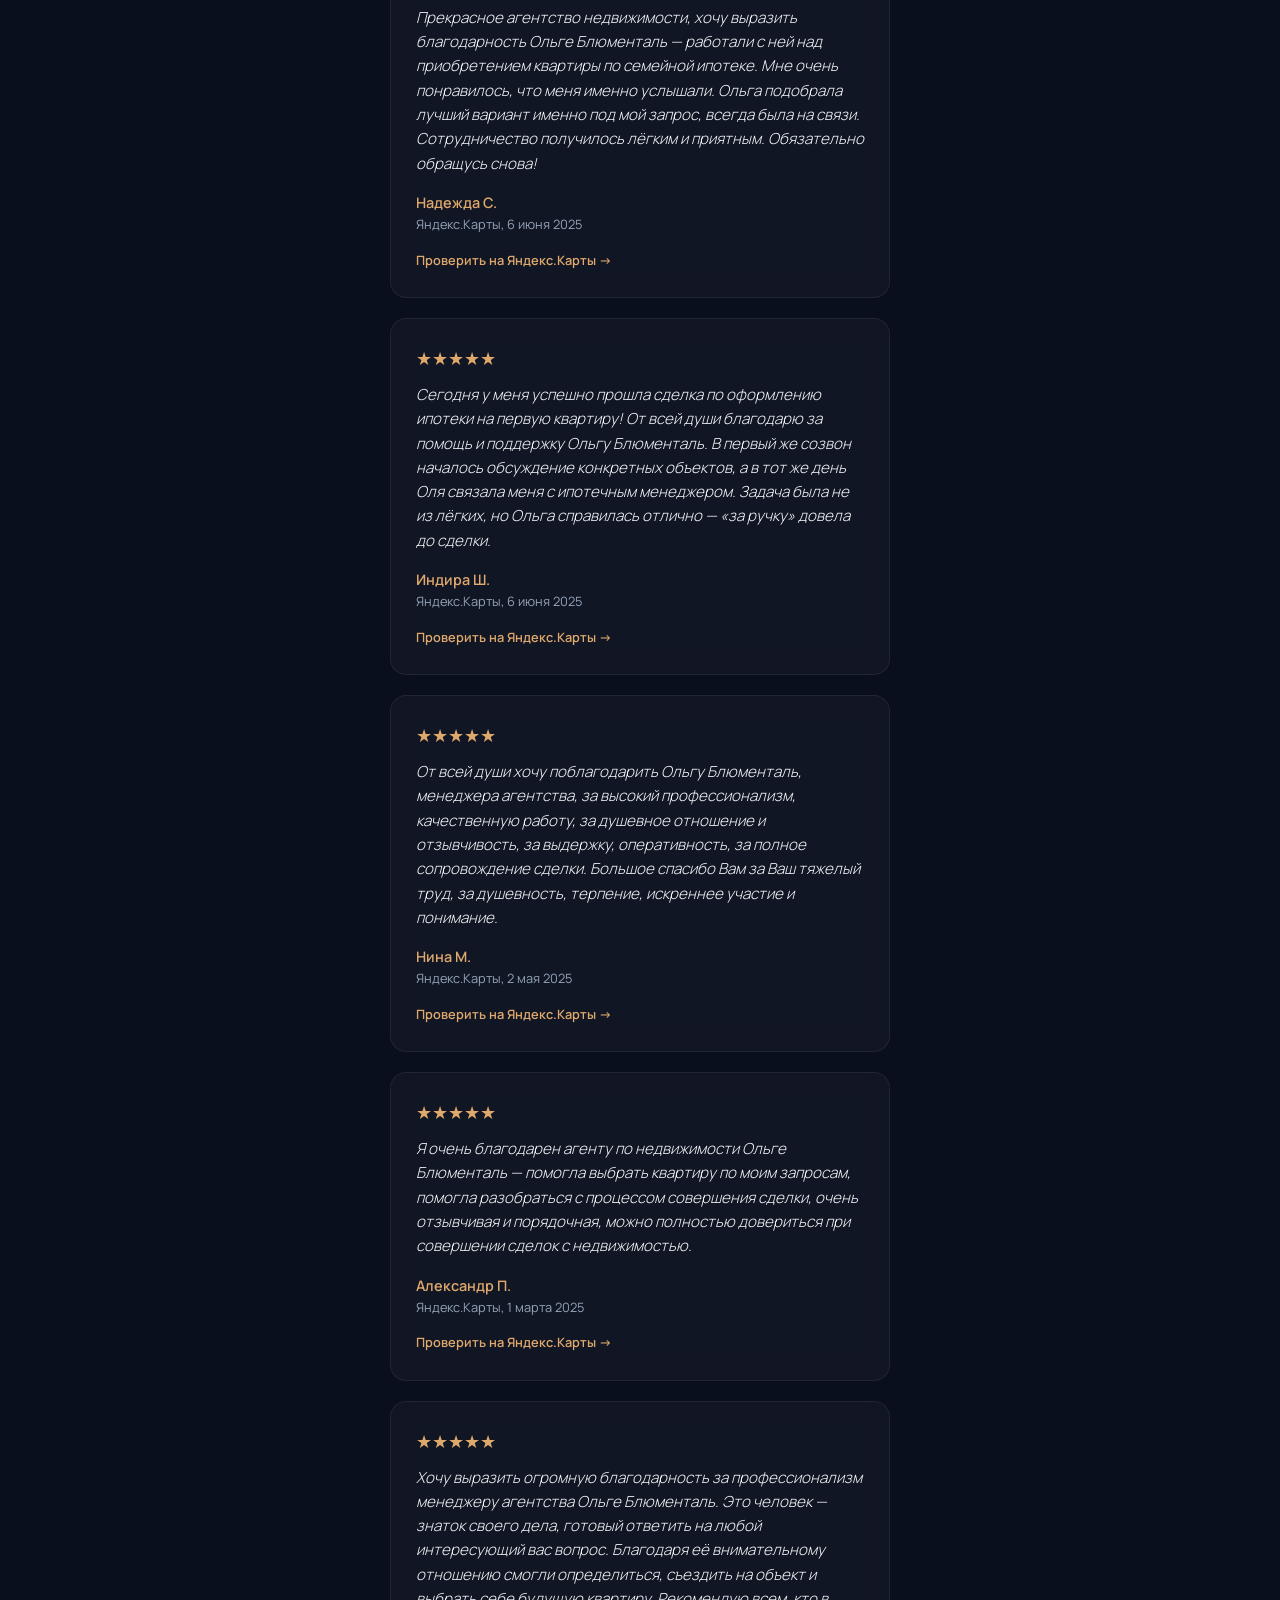
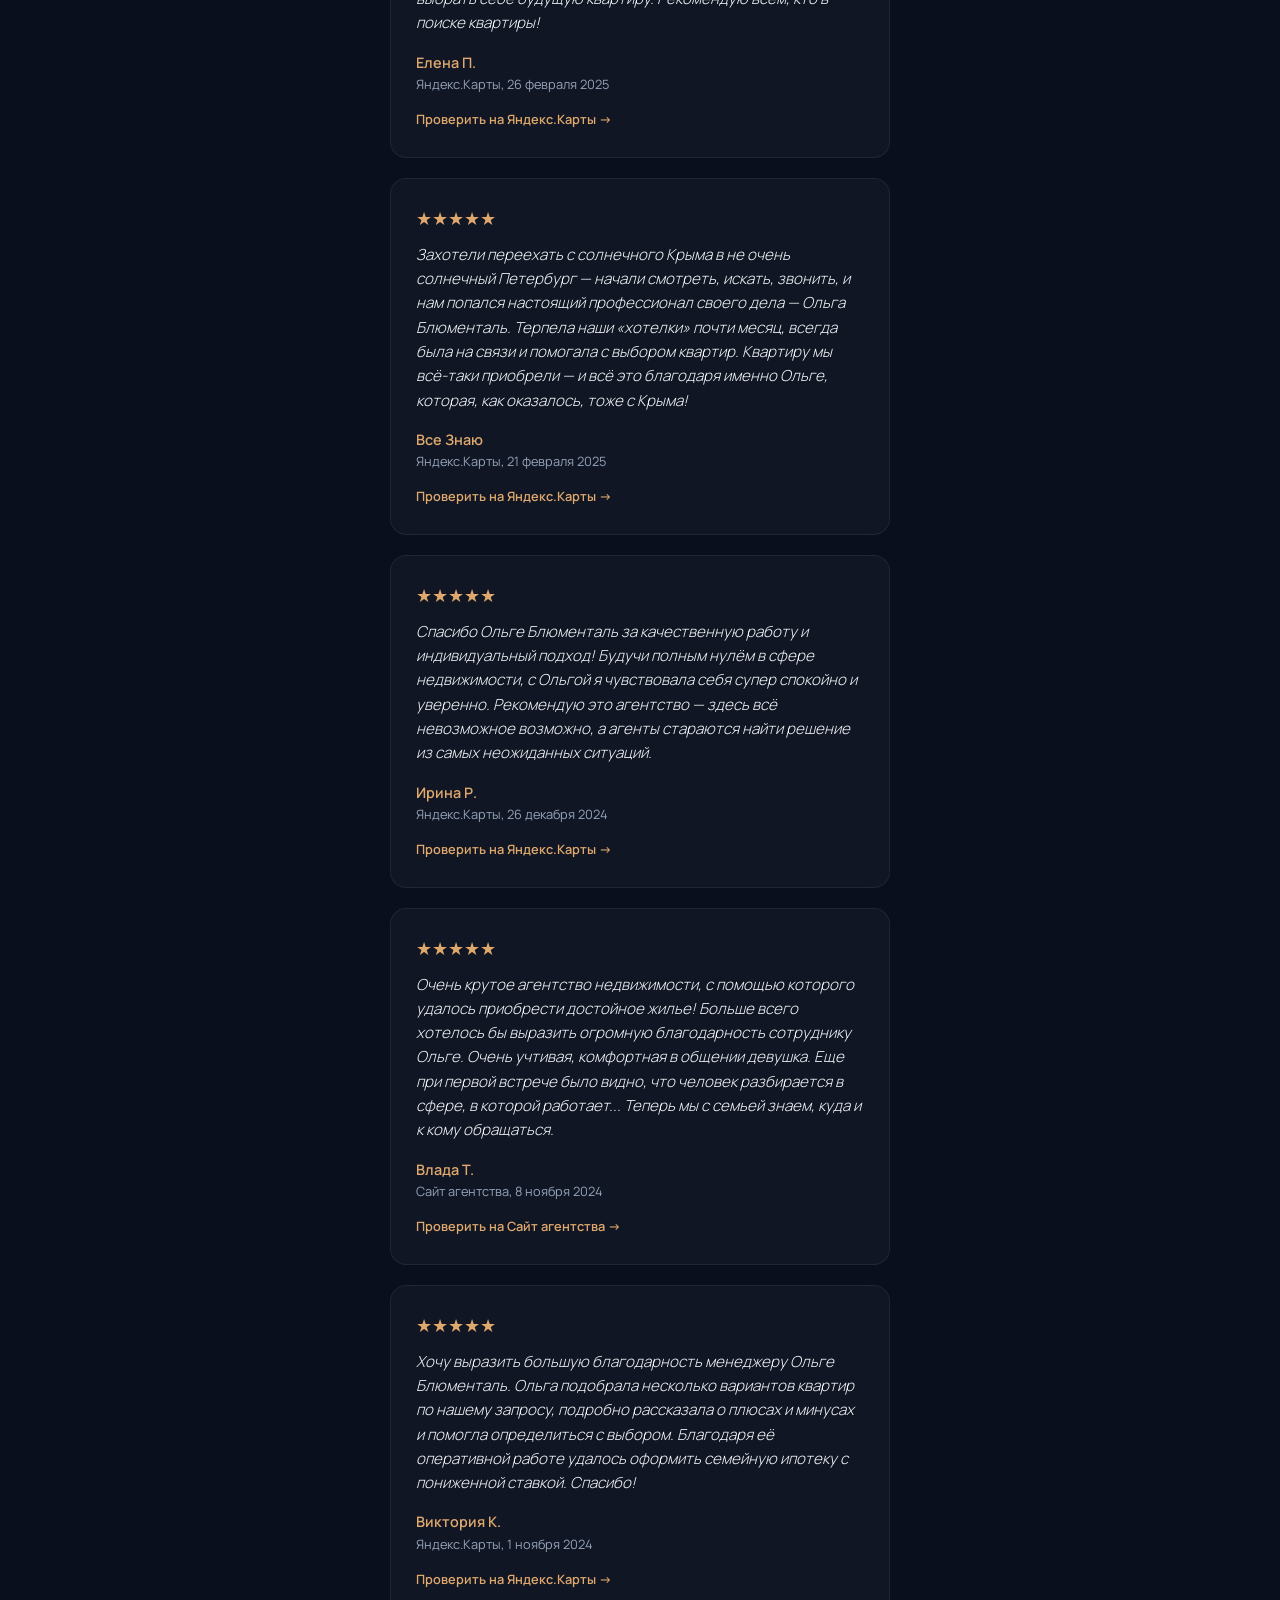
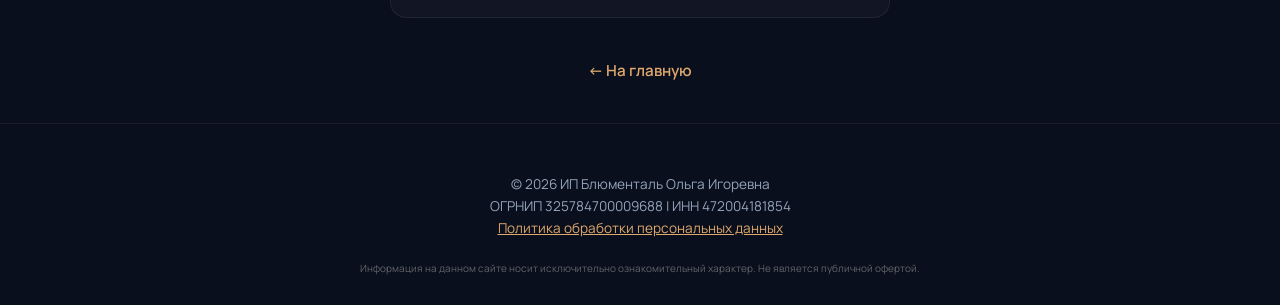
<file: reviews.html>
<!DOCTYPE html>
<html lang="ru">
<head>
    <meta charset="UTF-8">
    <meta name="viewport" content="width=device-width, initial-scale=1.0">
    <title>Отзывы клиентов — Блюменталь Ольга, эксперт по новостройкам</title>

    <meta name="description" content="Все отзывы клиентов Ольги Блюменталь, эксперта по новостройкам в Санкт-Петербурге и Ленинградской области">
    <link rel="canonical" href="https://blumental-ndv.ru/reviews.html">
    <meta name="robots" content="noindex, follow">

    <meta property="og:type" content="website">
    <meta property="og:locale" content="ru_RU">
    <meta property="og:site_name" content="Ольга Блюменталь — эксперт по новостройкам">
    <meta property="og:title" content="Все отзывы клиентов">
    <meta property="og:description" content="Полный список отзывов клиентов Ольги Блюменталь">
    <meta property="og:image" content="https://blumental-ndv.ru/photo.jpg">
    <meta property="og:url" content="https://blumental-ndv.ru/reviews.html">

    <meta name="theme-color" content="#0a0f1d">

    <link rel="icon" href="favicon.ico" sizes="any">
    <link rel="icon" type="image/png" sizes="16x16" href="favicon-16.png">
    <link rel="icon" type="image/png" sizes="32x32" href="favicon-32.png">
    <link rel="apple-touch-icon" sizes="180x180" href="apple-touch-icon.png">

    <link rel="preconnect" href="https://fonts.googleapis.com">
    <link rel="preconnect" href="https://fonts.gstatic.com" crossorigin>
    <link href="https://fonts.googleapis.com/css2?family=Manrope:wght@300;400;600;700&display=swap" rel="stylesheet">
    <link rel="stylesheet" href="style.css">
</head>
<body>
    <!-- Задний неоновый фон (эффект глубокого свечения) -->
    <div class="glow-bg"></div>

    <div class="reviews-sticky-bar">
        <div class="reviews-sticky-inner">
            <a href="index.html" class="back-link">← На главную</a>
            <div class="reviews-person">
                <div class="reviews-person-photo">
                    <img src="photo.jpg" alt="Ольга Блюменталь">
                </div>
                <span class="reviews-person-text">
                    <span class="reviews-person-name">Блюменталь Ольга</span>
                    <span class="reviews-person-role">эксперт по новостройкам</span>
                </span>
            </div>
            <span class="reviews-sticky-spacer"></span>
        </div>
        <h1 class="reviews-sticky-title">Отзывы клиентов</h1>
    </div>

    <main class="container reviews-page-main">
        <div class="all-reviews-grid">

            <div class="review-card">
                <div>
                    <div class="review-stars">★★★★★</div>
                    <p class="review-text">
                        "Выражаем огромную благодарность эксперту по подбору недвижимости Ольге Блюменталь. Благодаря огромному опыту, индивидуальному и ответственному подходу, а также высочайшей вовлеченности Ольга подобрала нам идеальную квартиру в новостройке под наш бюджет и пожелания в условиях очень ограниченного времени... Отдельная благодарность за то, что избавили нас от хлопот, нервов и головной боли по вопросам подготовки и оформления документов и подробно отвечали на множество наших вопросов."
                    </p>
                </div>
                <div>
                    <strong class="review-author">Антон С.</strong>
                    <span class="review-meta">Клиент, 2 апреля 2026</span>
                    <a href="https://yandex.ru/maps/org/185951919975/reviews?reviews%5BpublicId%5D=c7w48643m1j4ckem3wgyepvrx8&si=tt4cgvg39b35g7ta2tn9kzabz8&utm_source=review" target="_blank" class="review-link">Проверить на Яндекс.Картах →</a>
                </div>
            </div>

            <div class="review-card">
                <div>
                    <div class="review-stars">★★★★★</div>
                    <p class="review-text">
                        "Большое спасибо ведущему менеджеру Ольге Блюменталь за профессиональное сопровождение сделки по покупке первичного жилья. С самого начала Ольга произвела очень профессиональное впечатление. Она тщательно проработала наши критерии и подготовила варианты с детальным разбором плюсов, минусов и недостатков... Благодаря её участию сделка прошла легко, без неожиданностей. Рекомендуем Ольгу как надёжного и знающего специалиста по недвижимости."
                    </p>
                </div>
                <div>
                    <strong class="review-author">Александра</strong>
                    <span class="review-meta">Клиент, 11 апреля 2026</span>
                    <a href="https://yandex.ru/maps/org/185951919975/reviews?reviews%5BpublicId%5D=2yrn2q6xh018mu40pwryf5bnpc&si=tt4cgvg39b35g7ta2tn9kzabz8&utm_source=review" target="_blank" class="review-link">Проверить на Яндекс.Картах →</a>
                </div>
            </div>

            <div class="review-card">
                <div>
                    <div class="review-stars">★★★★★</div>
                    <p class="review-text">
                        "Хочу выразить огромную благодарность Ольге Блюменталь, за помощь в поиске квартиры! Честно говоря, я уже отчаялся найти вариант, который устроил бы меня по всем параметрам, но Ольга сделала невозможное. В работе особенно понравилось внимание к деталям и её человечность. Она помогла грамотно составить договор и отстоять мои интересы, подобрать подходящий банк."
                    </p>
                </div>
                <div>
                    <strong class="review-author">Андрей Л.</strong>
                    <span class="review-meta">Клиент, 25 марта 2026</span>
                    <a href="https://yandex.ru/maps/org/185951919975/reviews?reviews%5BpublicId%5D=kzdqww0cff309x42e602jb1w0g&si=tt4cgvg39b35g7ta2tn9kzabz8&utm_source=review" target="_blank" class="review-link">Проверить на Яндекс.Картах →</a>
                </div>
            </div>

            <div class="review-card">
                <div>
                    <div class="review-stars">★★★★★</div>
                    <p class="review-text">
                        "Большое Спасибо Ольге Блюменталь! Ольга подбирала мне с мужем квартиру в новостройке, и помогла найти отличный вариант, по хорошей стоимости и условиям ипотеки. Рассказывала честно про плюсы и минусы каждого объекта, отвечала на наши вопросы, ездила с нами на каждый объект, подстраиваясь под наш график работы... Супер довольны и супер благодарны!"
                    </p>
                </div>
                <div>
                    <strong class="review-author">Елена Ш.</strong>
                    <span class="review-meta">Клиент, 25 апреля 2026</span>
                    <a href="https://2gis.ru/spb/firm/70000001037599167/tab/reviews" target="_blank" class="review-link">Проверить на 2ГИС →</a>
                </div>
            </div>

            <div class="review-card">
                <div>
                    <div class="review-stars">★★★★★</div>
                    <p class="review-text">
                        "Хочу выразить огромную благодарность Ольге Блюменталь за её профессионализм и внимательное отношение к клиентам!! ...с самого первого обращения к Ольге я была приятно удивлена её компетентностью и умением найти наилучшее решение для моих потребностей, и поняла что с Олей возможно всё!! Каждый шаг сделки был тщательно продуман и грамотно реализован... Рекомендую Ольгу Блюменталь всем, кто ценит профессионализм, надежность и качественное обслуживание.. Тысячу раз СПАСИБО ЗА ВАШУ РАБОТУ!!"
                    </p>
                </div>
                <div>
                    <strong class="review-author">Елена Д.</strong>
                    <span class="review-meta">Клиент, 3 марта 2026</span>
                    <a href="https://yandex.ru/maps/org/185951919975/reviews?reviews%5BpublicId%5D=pe86u49fjey25ybyg9x8g36ut0&si=tt4cgvg39b35g7ta2tn9kzabz8&utm_source=review" target="_blank" class="review-link">Проверить на Яндекс.Картах →</a>
                </div>
            </div>

            <div class="review-card">
                <div>
                    <div class="review-stars">★★★★★</div>
                    <p class="review-text">
                        "Блюменталь Ольга помогла нам с выбором квартиры и оформлению сделки. На протяжении нескольких месяцев предлагались разные варианты квартир, учитывая наши пожелания. Ольга очень профессионально, тактично и ненавязчиво сопровождала нас на всех этапах. Очень приятная и доброжелательная в общении, ни когда не позволяла себе резкостей или грубостей, всегда была на связи (не смотря на разницу в часовых поясах)... Большое спасибо Вам за помощь в реализации нашей мечты!!!"
                    </p>
                </div>
                <div>
                    <strong class="review-author">Ирина Б.</strong>
                    <span class="review-meta">Клиент, 11 июля 2025</span>
                    <a href="https://yandex.ru/maps/org/185951919975/reviews?reviews%5BpublicId%5D=q5cemvkn3r9zk1bv6he94t9pk4&si=tt4cgvg39b35g7ta2tn9kzabz8&utm_source=review" target="_blank" class="review-link">Проверить на Яндекс.Картах →</a>
                </div>
            </div>

            <div class="review-card">
                <div>
                    <div class="review-stars">★★★★★</div>
                    <p class="review-text">
                        "Хочу выразить огромную благодарность Ольге Блюменталь за ее чуткий и профессиональный подход к клиентам. На протяжении полугода Ольга оставалась на связи, показывала разные объекты, углубляясь во все плюсы и минусы не только недвижимости, но и о перспективах района. Мы совсем и не заметили, как заключили сделку — всё прошло легко и комфортно."
                    </p>
                </div>
                <div>
                    <strong class="review-author">Мадина</strong>
                    <span class="review-meta">Клиент, 1 октября 2025</span>
                    <a href="https://yandex.ru/maps/org/185951919975/reviews?reviews%5BpublicId%5D=k6dm79069t9zyb0d3mtf2vgpc4&si=tt4cgvg39b35g7ta2tn9kzabz8&utm_source=review" target="_blank" class="review-link">Проверить на Яндекс.Картах →</a>
                </div>
            </div>

            <div class="review-card">
                <div>
                    <div class="review-stars">★★★★★</div>
                    <p class="review-text">
                        "Наш агент Ольга Блюменталь помогла с покупкой квартиры в ипотеку. В короткие сроки сделала подборку вариантов, учла все пожелания, подробно объяснила плюсы и минусы каждого объекта. Ольга вежливый, приятный человек, компетентный профессионал своего дела! Всегда оперативно отвечала на все вопросы, даже в свой выходной была на связи!"
                    </p>
                </div>
                <div>
                    <strong class="review-author">Екатерина Л.</strong>
                    <span class="review-meta">Клиент, 29 декабря 2025</span>
                    <a href="https://yandex.ru/maps/org/185951919975/reviews?reviews%5BpublicId%5D=t201tgg80dvfdcnaubc73nrrww&si=tt4cgvg39b35g7ta2tn9kzabz8&utm_source=review" target="_blank" class="review-link">Проверить на Яндекс.Картах →</a>
                </div>
            </div>

            <div class="review-card">
                <div>
                    <div class="review-stars">★★★★★</div>
                    <p class="review-text">
                        "Прекрасное агентство недвижимости, хочу выразить благодарность Ольге Блюменталь — работали с ней над приобретением квартиры по семейной ипотеке. Мне очень понравилось, что меня именно услышали. Ольга подобрала лучший вариант именно под мой запрос, всегда была на связи. Сотрудничество получилось лёгким и приятным. Обязательно обращусь снова!"
                    </p>
                </div>
                <div>
                    <strong class="review-author">Надежда С.</strong>
                    <span class="review-meta">Клиент, 6 июня 2025</span>
                    <a href="https://yandex.ru/maps/org/185951919975/reviews?reviews%5BpublicId%5D=awrej0bhz1xeyq61q6vqbr1yg4&si=tt4cgvg39b35g7ta2tn9kzabz8&utm_source=review" target="_blank" class="review-link">Проверить на Яндекс.Картах →</a>
                </div>
            </div>

            <div class="review-card">
                <div>
                    <div class="review-stars">★★★★★</div>
                    <p class="review-text">
                        "Благодарим за быстрый и профессиональный подбор студии в Питере Ольгу Блюменталь! Мы покупатели из региона и приобретали недвижимость для инвестиций. Ольга подробно рассказала про каждый район, застройщиков и помогла определиться с выбором. Сделку провели удаленно, агент была на связи 24/7."
                    </p>
                </div>
                <div>
                    <strong class="review-author">Джулия Р.</strong>
                    <span class="review-meta">Клиент, 12 января 2026</span>
                    <a href="https://yandex.ru/maps/org/185951919975/reviews?reviews%5BpublicId%5D=cxpe842y1ebhj2uk262633g9h4&si=tt4cgvg39b35g7ta2tn9kzabz8&utm_source=review" target="_blank" class="review-link">Проверить на Яндекс.Картах →</a>
                </div>
            </div>

            <div class="review-card">
                <div>
                    <div class="review-stars">★★★★★</div>
                    <p class="review-text">
                        "От всей души хочу поблагодарить Ольгу Блюменталь, менеджера агентства, за высокий профессионализм, качественную работу, за душевное отношение и отзывчивость, за выдержку, оперативность, за полное сопровождение сделки. Большое спасибо Вам за Ваш тяжелый труд, за душевность, терпение, искреннее участие и понимание."
                    </p>
                </div>
                <div>
                    <strong class="review-author">Нина М.</strong>
                    <span class="review-meta">Клиент, 2 мая 2025</span>
                    <a href="https://yandex.ru/maps/org/185951919975/reviews?reviews%5BpublicId%5D=4aadpex1809exqpgtyfqwy2r2g&si=tt4cgvg39b35g7ta2tn9kzabz8&utm_source=review" target="_blank" class="review-link">Проверить на Яндекс.Картах →</a>
                </div>
            </div>

            <div class="review-card">
                <div>
                    <div class="review-stars">★★★★★</div>
                    <p class="review-text">
                        "Захотели переехать с солнечного Крыма в не очень солнечный Петербург — начали смотреть, искать, звонить, и нам попался настоящий профессионал своего дела — Ольга Блюменталь. Терпела наши «хотелки» почти месяц, всегда была на связи и помогала с выбором квартир. Квартиру мы всё-таки приобрели — и всё это благодаря именно Ольге, которая, как оказалось, тоже с Крыма!"
                    </p>
                </div>
                <div>
                    <strong class="review-author">Все Знаю</strong>
                    <span class="review-meta">Клиент, 21 февраля 2025</span>
                    <a href="https://yandex.ru/maps/org/185951919975/reviews?reviews%5BpublicId%5D=c7hqdm5w13v0p2y5rbrq4333vg&si=tt4cgvg39b35g7ta2tn9kzabz8&utm_source=review" target="_blank" class="review-link">Проверить на Яндекс.Картах →</a>
                </div>
            </div>

            <div class="review-card">
                <div>
                    <div class="review-stars">★★★★★</div>
                    <p class="review-text">
                        "Хочу выразить огромную благодарность Ольге Блюменталь за её стахановский труд! Сделка была не самая простая — переуступка с несколькими подводными камнями, а мы вели её полностью дистанционно из другого города. Ольга Блюменталь — запомните эту фамилию! Всегда на связи, разбирается в любом вопросе. Спасибо вам, солнечный человек, за ваш труд!"
                    </p>
                </div>
                <div>
                    <strong class="review-author">Роман Т.</strong>
                    <span class="review-meta">Клиент, 8 июля 2025</span>
                    <a href="https://yandex.ru/maps/org/185951919975/reviews?reviews%5BpublicId%5D=3pcxceefmwwk5qxntthwy167br&si=tt4cgvg39b35g7ta2tn9kzabz8&utm_source=review" target="_blank" class="review-link">Проверить на Яндекс.Картах →</a>
                </div>
            </div>

            <div class="review-card">
                <div>
                    <div class="review-stars">★★★★★</div>
                    <p class="review-text">
                        "Обратились в несколько агентств, но именно с Ольгой Блюменталь решили работать сразу — и не пожалели ни на секунду. Ольга прекрасно знает рынок, все нюансы по расположению ЖК и инфраструктуре, детально разбирает каждый вариант. Что особенно ценно — никогда не пыталась «подсунуть» неудачный вариант, как это делали другие брокеры до неё."
                    </p>
                </div>
                <div>
                    <strong class="review-author">Natalia P.</strong>
                    <span class="review-meta">Клиент, 12 сентября 2025</span>
                    <a href="https://yandex.ru/maps/org/185951919975/reviews?reviews%5BpublicId%5D=nn473vxw3wbjbgm15k3muxz69c&si=tt4cgvg39b35g7ta2tn9kzabz8&utm_source=review" target="_blank" class="review-link">Проверить на Яндекс.Картах →</a>
                </div>
            </div>

            <div class="review-card">
                <div>
                    <div class="review-stars">★★★★★</div>
                    <p class="review-text">
                        "Данное агентство оставило только положительные впечатления. Особенно его специалист Ольга Блюменталь — это тот человек, который знает свое дело, может проконсультировать по любому вашему вопросу и всегда будет на связи. Она учла наши пожелания и подобрала нам именно ту квартиру, которую мы искали."
                    </p>
                </div>
                <div>
                    <strong class="review-author">Артём В.</strong>
                    <span class="review-meta">Клиент, 28 августа 2025</span>
                    <a href="https://yandex.ru/maps/org/185951919975/reviews?reviews%5BpublicId%5D=4vfmhfctd9m48rdegn5p400j0c&si=tt4cgvg39b35g7ta2tn9kzabz8&utm_source=review" target="_blank" class="review-link">Проверить на Яндекс.Картах →</a>
                </div>
            </div>

            <div class="review-card">
                <div>
                    <div class="review-stars">★★★★★</div>
                    <p class="review-text">
                        "Обратились в компанию для оформления семейной ипотеки на квартиру евро-3. Ольга Блюменталь сопровождала нашу сделку от выбора квартиры до оформления — отличный специалист, во всех вопросах в любое время всегда откликалась, нашла для нас лучшие условия из всех, что мы смотрели. Очень советуем всем обращаться в компанию к Ольге!"
                    </p>
                </div>
                <div>
                    <strong class="review-author">Евгений К.</strong>
                    <span class="review-meta">Клиент, 30 декабря 2025</span>
                    <a href="https://yandex.ru/maps/org/185951919975/reviews?reviews%5BpublicId%5D=f5vnwu6czt4at0d709yr3k8rnr&si=tt4cgvg39b35g7ta2tn9kzabz8&utm_source=review" target="_blank" class="review-link">Проверить на Яндекс.Картах →</a>
                </div>
            </div>

            <div class="review-card">
                <div>
                    <div class="review-stars">★★★★★</div>
                    <p class="review-text">
                        "Хочу выразить огромную благодарность за профессионализм менеджеру агентства Ольге Блюменталь. Это человек — знаток своего дела, готовый ответить на любой интересующий вас вопрос. Благодаря её внимательному отношению смогли определиться, съездить на объект и выбрать себе будущую квартиру. Рекомендую всем, кто в поиске квартиры!"
                    </p>
                </div>
                <div>
                    <strong class="review-author">Елена П.</strong>
                    <span class="review-meta">Клиент, 26 февраля 2025</span>
                    <a href="https://yandex.ru/maps/org/185951919975/reviews?reviews%5BpublicId%5D=zh1dx32gvtrd5fghfxpcrhkd20&si=tt4cgvg39b35g7ta2tn9kzabz8&utm_source=review" target="_blank" class="review-link">Проверить на Яндекс.Картах →</a>
                </div>
            </div>

            <div class="review-card">
                <div>
                    <div class="review-stars">★★★★★</div>
                    <p class="review-text">
                        "Сегодня у меня успешно прошла сделка по оформлению ипотеки на первую квартиру! От всей души благодарю за помощь и поддержку Ольгу Блюменталь. В первый же созвон началось обсуждение конкретных объектов, а в тот же день Оля связала меня с ипотечным менеджером. Задача была не из лёгких, но Ольга справилась отлично — «за ручку» довела до сделки."
                    </p>
                </div>
                <div>
                    <strong class="review-author">Индира Ш.</strong>
                    <span class="review-meta">Клиент, 6 июня 2025</span>
                    <a href="https://yandex.ru/maps/org/185951919975/reviews?reviews%5BpublicId%5D=b0v8ddvr1mt0qvtuvy6961zhg0&si=tt4cgvg39b35g7ta2tn9kzabz8&utm_source=review" target="_blank" class="review-link">Проверить на Яндекс.Картах →</a>
                </div>
            </div>

            <div class="review-card">
                <div>
                    <div class="review-stars">★★★★★</div>
                    <p class="review-text">
                        "Огромное спасибо Ольге Блюменталь. Выбирали новостройку, благодарим её за терпение и профессионализм — прошли всевозможные и невозможные варианты и выбрали то, что хотели, съездили, все посмотрели и объяснили очень подробно. Спасибо вам большое за осуществление мечты, рекомендую Ольгу — она профессионал своего дела."
                    </p>
                </div>
                <div>
                    <strong class="review-author">Елена М.</strong>
                    <span class="review-meta">Клиент, 27 июня 2025</span>
                    <a href="https://yandex.ru/maps/org/185951919975/reviews?reviews%5BpublicId%5D=03nawux5d87ccu3ekn8j128tu0&si=tt4cgvg39b35g7ta2tn9kzabz8&utm_source=review" target="_blank" class="review-link">Проверить на Яндекс.Картах →</a>
                </div>
            </div>

            <div class="review-card">
                <div>
                    <div class="review-stars">★★★★★</div>
                    <p class="review-text">
                        "Уже не в первый раз обращаемся к Блюменталь Ольге — можно сказать, наш семейный менеджер по недвижимости. Ни одного вопроса не оставляет без ответа, всё очень оперативно и добродушно, с этим человеком ты уверен, что всё делаешь правильно и без суеты. Рекомендуем!"
                    </p>
                </div>
                <div>
                    <strong class="review-author">nata p.</strong>
                    <span class="review-meta">Клиент, 8 августа 2025</span>
                    <a href="https://yandex.ru/maps/org/185951919975/reviews?reviews%5BpublicId%5D=j5mh8eg65jyt7rh6avap0rzc70&si=tt4cgvg39b35g7ta2tn9kzabz8&utm_source=review" target="_blank" class="review-link">Проверить на Яндекс.Картах →</a>
                </div>
            </div>

            <div class="review-card">
                <div>
                    <div class="review-stars">★★★★★</div>
                    <p class="review-text">
                        "Хочу выразить благодарность Ольге Блюменталь за помощь в подборе квартиры и проведение сделки. Ольга невероятный профессионал, знает ответы на все вопросы, всегда на связи. Рекомендую как умного и профессионального человека."
                    </p>
                </div>
                <div>
                    <strong class="review-author">Инна Л.</strong>
                    <span class="review-meta">Клиент, 11 июня 2025</span>
                    <a href="https://yandex.ru/maps/org/185951919975/reviews?reviews%5BpublicId%5D=7r2f8gbn04qv4c5jy7r13p29m0&si=tt4cgvg39b35g7ta2tn9kzabz8&utm_source=review" target="_blank" class="review-link">Проверить на Яндекс.Картах →</a>
                </div>
            </div>

            <div class="review-card">
                <div>
                    <div class="review-stars">★★★★★</div>
                    <p class="review-text">
                        "Я очень благодарен агенту по недвижимости Ольге Блюменталь — помогла выбрать квартиру по моим запросам, помогла разобраться с процессом совершения сделки, очень отзывчивая и порядочная, можно полностью довериться при совершении сделок с недвижимостью."
                    </p>
                </div>
                <div>
                    <strong class="review-author">Александр П.</strong>
                    <span class="review-meta">Клиент, 1 марта 2025</span>
                    <a href="https://yandex.ru/maps/org/185951919975/reviews?reviews%5BpublicId%5D=1wh70hg82a14pz1rhk5bang99g&si=tt4cgvg39b35g7ta2tn9kzabz8&utm_source=review" target="_blank" class="review-link">Проверить на Яндекс.Картах →</a>
                </div>
            </div>

            <div class="review-card">
                <div>
                    <div class="review-stars">★★★★★</div>
                    <p class="review-text">
                        "Работала с Ольгой Блюменталь. Рекомендую от всей души — работать с Ольгой очень приятно, спокойно и надежно. Ольга пошагово даёт план действий и помогает в любом вопросе оперативно."
                    </p>
                </div>
                <div>
                    <strong class="review-author">Ирина Ц.</strong>
                    <span class="review-meta">Клиент, 20 ноября 2025</span>
                    <a href="https://yandex.ru/maps/org/185951919975/reviews?reviews%5BpublicId%5D=v4ktxvrzm3qu68wenv8apkxgcc&si=tt4cgvg39b35g7ta2tn9kzabz8&utm_source=review" target="_blank" class="review-link">Проверить на Яндекс.Картах →</a>
                </div>
            </div>

            <div class="review-card">
                <div>
                    <div class="review-stars">★★★★★</div>
                    <p class="review-text">
                        "Хочу выразить большую благодарность менеджеру Ольге Блюменталь. Ольга подобрала несколько вариантов квартир по нашему запросу, подробно рассказала о плюсах и минусах и помогла определиться с выбором. Благодаря её оперативной работе удалось оформить семейную ипотеку с пониженной ставкой. Спасибо!"
                    </p>
                </div>
                <div>
                    <strong class="review-author">Виктория К.</strong>
                    <span class="review-meta">Клиент, 1 ноября 2024</span>
                    <a href="https://yandex.ru/maps/org/185951919975/reviews?reviews%5BpublicId%5D=m7nnnbmw4zj6qtkdp08ck7eeur&si=tt4cgvg39b35g7ta2tn9kzabz8&utm_source=review" target="_blank" class="review-link">Проверить на Яндекс.Картах →</a>
                </div>
            </div>

            <div class="review-card">
                <div>
                    <div class="review-stars">★★★★★</div>
                    <p class="review-text">
                        "Хочу выразить огромную благодарность Ольге Блюменталь за профессионализм и помощь в приобретении квартиры. Рекомендую как высококвалифицированного и надёжного специалиста в сфере недвижимости!"
                    </p>
                </div>
                <div>
                    <strong class="review-author">Ирина Е.</strong>
                    <span class="review-meta">Клиент, 30 июня 2025</span>
                    <a href="https://yandex.ru/maps/org/185951919975/reviews?reviews%5BpublicId%5D=xre5y0t796dybj4nmfmw5tjw90&si=tt4cgvg39b35g7ta2tn9kzabz8&utm_source=review" target="_blank" class="review-link">Проверить на Яндекс.Картах →</a>
                </div>
            </div>

            <div class="review-card">
                <div>
                    <div class="review-stars">★★★★★</div>
                    <p class="review-text">
                        "Спасибо Ольге Блюменталь за качественную работу и индивидуальный подход! Будучи полным нулём в сфере недвижимости, с Ольгой я чувствовала себя супер спокойно и уверенно. Рекомендую это агентство — здесь всё невозможное возможно, а агенты стараются найти решение из самых неожиданных ситуаций."
                    </p>
                </div>
                <div>
                    <strong class="review-author">Ирина Р.</strong>
                    <span class="review-meta">Клиент, 26 декабря 2024</span>
                    <a href="https://yandex.ru/maps/org/185951919975/reviews?reviews%5BpublicId%5D=xu3yjb94rf7gq9hc2qtmacuk5m&si=tt4cgvg39b35g7ta2tn9kzabz8&utm_source=review" target="_blank" class="review-link">Проверить на Яндекс.Картах →</a>
                </div>
            </div>

            <div class="review-card">
                <div>
                    <div class="review-stars">★★★★★</div>
                    <p class="review-text">
                        "Добрый день, хотелось бы написать слова благодарности от меня и супруги — ведущему специалисту отдела недвижимости Блюменталь Ольге Игоревне. Благодаря слаженным ее действиям, удалось купить квартиру на выгодных условиях, в ЖК Сэтл Ривьера. Работали с несколькими риелторами, но в итоге выбрали Ольгу Игоревну, очень доходчиво все объясняла, показывала разные объекты недвижимости, чего не делали остальные. Ольга была на связи практически 24/7... Ольга Игоревна, спасибо Вам огромное, надеемся на дальнейшее сотрудничество! Всем советуем этого высококлассного специалиста."
                    </p>
                </div>
                <div>
                    <strong class="review-author">Сергей Г.</strong>
                    <span class="review-meta">Клиент, 4 апреля 2026</span>
                    <a href="https://2gis.ru/spb/firm/70000001037599167/tab/reviews" target="_blank" class="review-link">Проверить на 2ГИС →</a>
                </div>
            </div>

            <div class="review-card">
                <div>
                    <div class="review-stars">★★★★★</div>
                    <p class="review-text">
                        "Работали с Ольгой Блюменталь, выбирали квартиру достаточно долго, несколько раз менялись условия и сроки, спасибо большое Ольге за понимание, профессионализм, отзывчивость 🙌🏻☺️ мы даже не ощутили, что вся сделка, от выбора квартиры до покупки, прошла онлайн!) очень удобно и комфортно было работать ❤️ мы ещё вернемся к Вам однозначно 😌"
                    </p>
                </div>
                <div>
                    <strong class="review-author">Марина Ш.</strong>
                    <span class="review-meta">Клиент, 31 июля 2025</span>
                    <a href="https://monopolist-ndv.ru/olga_blumental" target="_blank" class="review-link">Проверить на сайте агентства →</a>
                </div>
            </div>

            <div class="review-card">
                <div>
                    <div class="review-stars">★★★★★</div>
                    <p class="review-text">
                        "Очень крутое агентство недвижимости, с помощью которого удалось приобрести достойное жилье! Больше всего хотелось бы выразить огромную благодарность сотруднику Ольге. Очень учтивая, комфортная в общении девушка. Еще при первой встрече было видно, что человек разбирается в сфере, в которой работает... Теперь мы с семьей знаем, куда и к кому обращаться."
                    </p>
                </div>
                <div>
                    <strong class="review-author">Влада Т.</strong>
                    <span class="review-meta">Клиент, 8 ноября 2024</span>
                    <a href="https://monopolist-ndv.ru/olga_blumental" target="_blank" class="review-link">Проверить на сайте агентства →</a>
                </div>
            </div>

        </div>

        <div class="reviews-bottom-link">
            <a href="index.html" class="back-link">← На главную</a>
        </div>
    </main>

    <footer>
        <p>&copy; 2026 ИП Блюменталь Ольга Игоревна</p>
        <p>ОГРНИП 325784700009688 | ИНН 472004181854</p>
        <p><a href="policy.html" class="footer-legal-link">Политика обработки персональных данных</a></p>
        <br>
        <p class="footer-disclaimer">Информация на данном сайте носит исключительно ознакомительный характер. Не является публичной офертой.</p>
    </footer>

    
    <script src="reviews.js"></script>
</body>
</html>
</file>
<file: style.css>
/* ==========================================================================
   ОСНОВНЫЕ ПЕРЕМЕННЫЕ И ШРИФТЫ
   ========================================================================== */
:root {
    --bg-dark: #0a0f1d;
    --card-bg: rgba(255, 255, 255, 0.03);
    --card-border: rgba(255, 255, 255, 0.07);
    --gold: #dfa86c;
    --gold-glow: rgba(223, 168, 108, 0.15);
    --text-main: #f1f5f9;
    --text-muted: #94a3b8;
}

* {
    box-sizing: border-box;
    margin: 0;
    padding: 0;
}

body {
    font-family: 'Manrope', -apple-system, BlinkMacSystemFont, "Segoe UI", Roboto, sans-serif;
    color: var(--text-main);
    background-color: var(--bg-dark);
    line-height: 1.6;
    overflow-x: hidden;
}

/* Эффект глубокого неонового свечения на заднем плане (несколько мягких пятен для оживления фона) */
.glow-bg {
    position: fixed;
    inset: 0;
    z-index: -1;
    pointer-events: none;
    background:
        radial-gradient(circle 500px at 50% -5%, rgba(14, 116, 144, 0.18), transparent 70%),
        radial-gradient(circle 450px at 90% 40%, rgba(223, 168, 108, 0.10), transparent 70%),
        radial-gradient(circle 500px at 5% 75%, rgba(14, 116, 144, 0.12), transparent 70%);
}

.container {
    max-width: 900px;
    margin: 0 auto;
    padding: 0 24px;
}

/* ==========================================================================
   ШАПКА САЙТА (HERO BLOCK С ФОТОГРАФИЕЙ)
   ========================================================================== */
.hero {
    padding: 40px 0 20px 0;
}

.hero-layout {
    display: flex;
    align-items: center;
    justify-content: center;
    gap: 40px;
    text-align: left;
}

.hero-avatar {
    flex-shrink: 0;
    width: 220px;
    height: 220px;
    border-radius: 50%;
    padding: 5px;
    background: linear-gradient(135deg, var(--gold), transparent);
    box-shadow: 0 0 30px var(--gold-glow);
}

.hero-avatar img {
    width: 100%;
    height: 100%;
    object-fit: cover;
    border-radius: 50%;
    background-color: #111625;
}

.hero-content {
    max-width: 550px;
}

.hero h1 {
    font-size: 2.8rem;
    font-weight: 700;
    line-height: 1.15;
    letter-spacing: -1px;
    margin: 12px 0;
}

.accent-text {
    background: linear-gradient(to right, #ffffff, var(--gold));
    -webkit-background-clip: text;
    -webkit-text-fill-color: transparent;
}

.subtitle {
    font-size: 1.1rem;
    color: var(--text-muted);
    font-weight: 300;
}

.badge {
    display: inline-block;
    border: 1px solid var(--gold);
    color: var(--gold);
    padding: 4px 14px;
    border-radius: 30px;
    font-size: 0.75rem;
    font-weight: 600;
    text-transform: uppercase;
    letter-spacing: 1px;
    box-shadow: 0 0 15px var(--gold-glow);
}

/* ==========================================================================
   СТРУКТУРНЫЕ СЕКЦИИ И СПИСКИ
   ========================================================================== */
.section-block {
    margin-bottom: 20px;
}

.section-title {
    font-size: 1.6rem;
    font-weight: 600;
    margin-bottom: 20px;
    padding-bottom: 10px;
    color: #ffffff;
    border-bottom: 1px solid var(--card-border);
}

.about-desc {
    font-size: 1.05rem;
    color: var(--text-main);
    margin-bottom: 15px;
    font-weight: 300;
}

.features {
    list-style: none;
    padding-left: 5px;
}

.features li {
    margin-bottom: 10px;
    position: relative;
    padding-left: 25px;
    color: var(--text-muted);
}

.features li::before {
    content: "✓";
    color: var(--gold);
    font-weight: bold;
    position: absolute;
    left: 0;
}

/* ==========================================================================
   СЕТКА КОНТАКТОВ (КЛИКАБЕЛЬНЫЕ ПЛАШКИ)
   ========================================================================== */
.contacts-nav {
    display: grid;
    grid-template-columns: repeat(auto-fit, minmax(240px, 1fr));
    gap: 15px;
}

.nav-item {
    display: flex;
    align-items: center;
    gap: 15px;
    padding: 20px;
    background: var(--card-bg);
    border: 1px solid var(--card-border);
    border-radius: 16px;
    text-decoration: none;
    color: var(--text-main);
    transition: all 0.2s ease;
}

.nav-item:hover {
    background: rgba(255, 255, 255, 0.06);
    border-color: var(--gold);
    transform: translateY(-2px);
}

.nav-item.telegram {
    border-color: rgba(34, 158, 217, 0.2);
}
.nav-item.telegram:hover {
    border-color: rgba(34, 158, 217, 0.6);
    background: rgba(34, 158, 217, 0.05);
}

.nav-item.max {
    border-color: rgba(139, 92, 220, 0.2);
}
.nav-item.max:hover {
    border-color: rgba(139, 92, 220, 0.6);
    background: rgba(139, 92, 220, 0.05);
}

.nav-item .icon {
    font-size: 1.5rem;
    margin-right: 2px;
}

.icon-svg {
    display: inline-flex;
    align-items: center;
}

.nav-text strong {
    display: block;
    font-size: 0.85rem;
    color: var(--gold);
    text-transform: uppercase;
    letter-spacing: 0.5px;
    margin-bottom: 2px;
    text-align:left ;
}

.nav-text span {
    font-size: 0.95rem;
    font-weight: 300;
}

/* ==========================================================================
   КОНТЕЙНЕР ЯНДЕКС.ФОРМЫ (БЕСШОВНЫЙ СРЕЗ)
   ========================================================================== */
/* Контейнер-маска, который жестко запирает форму в своих границах */
.yandex-form-container {
    width: 100%;
    height: 300px;          /* Фиксированная высота рабочей зоны формы */
    overflow: hidden;       /* Обрезает всё, что выходит за рамки 345px */
    position: relative;
    border-radius: 16px;
    border: 1px solid var(--card-border);
    background: #111625;   /* Цвет фона совпадает с темой Яндекса */
}

/* Фрейм формы, который мы искусственно делаем больше и сдвигаем нижнюю часть под обрезку */
.yandex-form-container iframe {
    display: block;
    width: 100%;
    height: 400px;       /* Общая высота фрейма с запасом */
    border: none;
    margin-bottom: -65px;   /* Сдвигает нижние 65 пикселей (где копирайт) глубоко под маску */
}

/* Корректировка обрезки для экранов мобильных телефонов */
@media (max-width: 600px) {
    .yandex-form-container { 
        height: 200px;      /* На смартфонах поля Яндекса чуть выше, увеличиваем окно */
    }
    .yandex-form-container iframe { 
        height: 400px; 
    }
}
/* ==========================================================================
   ПОДВАЛ САЙТА (FOOTER)
   ========================================================================== */
footer {
    text-align: center;
    padding: 50px 0 30px 0;
    font-size: 0.85rem;
    color: var(--text-muted);
    border-top: 1px solid var(--card-border);
}

.footer-legal-link {
    color: var(--gold);
    text-decoration: underline;
}

.footer-legal-link:hover {
    color: #ffffff;
}

/* ==========================================================================
   АДАПТИВНОСТЬ ДЛЯ ЭКРАНОВ СМАРТФОНОВ
   ========================================================================== */
@media (max-width: 600px) {
    .hero-layout {
        flex-direction: column; /* Фото встанет над текстом по центру */
        text-align: center;
        gap: 20px;
        
    }
    .hero h1 { 
        font-size: 2.2rem; 
    }
    .hero-avatar { 
        width: 180px; 
        height: 180px; 
    }
    .hero-actions {
        justify-content: center;
    }
    .reviews-grid .review-card {
        flex: 0 0 260px !important;
        width: 260px !important;
    }
    .review-text {
        font-size: 1.05rem;
    }
    .contacts-nav { 
        grid-template-columns: 1fr; 
    }
    .yandex-form-container { 
        height: 460px; /* На смартфонах поля Яндекса растягиваются, увеличиваем срез */
    }
    .yandex-form-container iframe { 
        height: 515px; 
    }
    .sticky-sentinel {
        height: 1px;
    }
    .section-title,
    .reviews-title {
        position: sticky;
        top: 0;
        z-index: 20;
        width: 100vw;
        margin-left: -24px;
        padding-left: 24px;
        padding-right: 24px;

/* Фон точнее подгоняется JS-ом, когда заголовок реально прилип к верху экрана —
       в этот момент его позиция на экране всегда одна и та же (y=0), поэтому можно
       точно взять "верхний срез" того же узора свечения без fixed-attachment трюков.
       Если JS не отработает по какой-то причине — останется запасной сплошной фон выше. */





        padding-top: 10px;
        border-top: 1px solid transparent;
        transition: border-top-color 0.15s ease;
    }
    /* Фон точнее подгоняется JS-ом, когда заголовок реально прилип к верху экрана —
       в этот момент его позиция на экране всегда одна и та же (y=0), поэтому можно
       точно взять "верхний срез" того же узора свечения без fixed-attachment трюков.
       Если JS не отработает по какой-то причине — останется запасной сплошной фон выше. */
    .section-title.title-stuck,
    .reviews-title.title-stuck {
        background:
            radial-gradient(circle 500px at 50% -5%, rgba(14, 116, 144, 0.18), transparent 70%),
            radial-gradient(circle 450px at 90% 40%, rgba(223, 168, 108, 0.10), transparent 70%),
            radial-gradient(circle 500px at 5% 75%, rgba(14, 116, 144, 0.12), transparent 70%),
            var(--bg-dark);
        background-size: 100vw 100vh;
        background-position: 0 0;
        background-repeat: no-repeat;
        border-top-color: var(--card-border);
    }
}

/* Блок отзывов */
.reviews-section {
    padding: 50px 0 20px;
}

.reviews-container {
    max-width: 900px;
    margin: 0 auto;
}

.reviews-title {
    color: #ffffff;
    font-size: 1.6rem;
    font-weight: 600;
    margin-bottom: 20px;
    padding-bottom: 10px;
    border-bottom: 1px solid var(--card-border);
}

.reviews-subtitle {
    text-align: center;
    color: var(--text-muted);
    margin-bottom: 40px;
    font-size: 0.95rem;
    font-weight: 300;
}

/* Контейнер для горизонтального скролла */
.reviews-grid {
    display: flex !important; /* Принудительно выстраиваем в линию */
    flex-direction: row !important;
    flex-wrap: nowrap !important; /* Запрещаем перенос карточек на новую строку */
    gap: 20px;
    overflow-x: auto !important; /* Включаем горизонтальную прокрутку */
    overflow-y: hidden;
    padding: 4px 4px 20px; /* Место для скроллбара + запас под hover-подъём карточек */
    scroll-snap-type: x mandatory; /* Прилипание карточек */
    -webkit-overflow-scrolling: touch; /* Плавный скролл на смартфонах */
}
/* Кастомизация полосы прокрутки под тёмную тему */
.reviews-grid::-webkit-scrollbar {
    height: 8px;
}

.reviews-grid::-webkit-scrollbar-track {
    background: transparent;
    border-radius: 10px;
}

.reviews-grid::-webkit-scrollbar-thumb {
    background: var(--card-border);
    border-radius: 10px;
}

.reviews-grid::-webkit-scrollbar-thumb:hover {
    background: var(--gold);
}

/* Карточка отзыва — тот же glassmorphism-стиль, что у остальных блоков сайта */
.review-card {
    background: var(--card-bg);
    border: 1px solid var(--card-border);
    backdrop-filter: blur(12px);
    -webkit-backdrop-filter: blur(12px);
    padding: 25px;
    border-radius: 16px;
    display: flex;
    flex-direction: column;
    justify-content: space-between;
    transition: transform 0.3s ease, border-color 0.3s ease;

    /* Фиксируем ширину карточки, чтобы она не сжималась */
    flex: 0 0 300px !important;
    width: 300px !important;
    scroll-snap-align: start;
    box-sizing: border-box;
}

.review-card:hover {
    transform: translateY(-4px);
    border-color: rgba(223, 168, 108, 0.3);
}

.review-stars {
    color: var(--gold);
    font-size: 18px;
    margin-bottom: 10px;
}

.review-text {
    color: var(--text-main);
    font-size: 0.95rem;
    line-height: 1.6;
    font-style: italic;
    font-weight: 300;
    margin: 0 0 15px 0;
    white-space: normal; /* Разрешаем тексту внутри карточки переноситься на новые строки */
}

.review-author {
    color: var(--gold);
    display: block;
    font-size: 0.9rem;
    font-weight: 600;
}

.review-meta {
    color: var(--text-muted);
    font-size: 0.8rem;
    display: block;
    margin-bottom: 12px;
}

.review-link {
    color: var(--gold);
    text-decoration: none;
    font-size: 0.8rem;
    font-weight: 600;
    transition: color 0.2s ease;
}

.review-link:hover {
    color: #ffffff;
}

.reviews-more {
    text-align: center;
    margin-top: 20px;
}

.reviews-cta-btn {
    display: inline-block;
    background: linear-gradient(to right, var(--gold), #c98f57);
    color: #0a0f1d;
    text-decoration: none;
    font-size: 0.9rem;
    font-weight: 700;
    padding: 10px 22px;
    border-radius: 30px;
    box-shadow: 0 0 12px var(--gold-glow);
    transition: transform 0.2s ease, box-shadow 0.2s ease;
}

.reviews-cta-btn:hover {
    transform: translateY(-2px);
    box-shadow: 0 4px 25px var(--gold-glow);
}

/* Страница "Все отзывы" */
.reviews-page-header {
    padding: 60px 24px 30px;
    text-align: center;
}

.reviews-page-header h1 {
    font-size: 2rem;
    margin: 15px 0 8px;
    color: #ffffff;
}

.reviews-page-header .subtitle {
    color: var(--text-muted);
    font-weight: 300;
}

.reviews-sticky-bar {
    position: sticky;
    top: 0;
    z-index: 50;
    background:
        radial-gradient(circle 500px at 50% -5%, rgba(14, 116, 144, 0.18), transparent 70%),
        radial-gradient(circle 450px at 90% 40%, rgba(223, 168, 108, 0.10), transparent 70%),
        radial-gradient(circle 500px at 5% 75%, rgba(14, 116, 144, 0.12), transparent 70%),
        var(--bg-dark);
    background-size: 100vw 100vh;
    background-position: 0 0;
    background-repeat: no-repeat;
    border-bottom: 1px solid var(--card-border);
    padding: 12px 24px;
}

.reviews-sticky-inner {
    display: flex;
    align-items: center;
    justify-content: space-between;
    max-width: 900px;
    margin: 0 auto;
    gap: 12px;
}

.reviews-sticky-title {
    text-align: center;
    color: #ffffff;
    font-size: 1.3rem;
    font-weight: 600;
    max-width: 900px;
    margin: 10px auto 0;
}

.reviews-sticky-spacer {
    flex: 0 0 auto;
    width: 90px; /* Уравновешивает ширину ссылки "На главную" слева, чтобы блок с фото был по центру */
}

.reviews-person {
    display: flex;
    align-items: center;
    gap: 10px;
}

.reviews-person-photo {
    flex-shrink: 0;
    width: 44px;
    height: 44px;
    border-radius: 50%;
    padding: 2px;
    background: linear-gradient(135deg, var(--gold), transparent);
    box-shadow: 0 0 12px var(--gold-glow);
}

.reviews-person-photo img {
    width: 100%;
    height: 100%;
    object-fit: cover;
    border-radius: 50%;
    display: block;
    background-color: #111625;
}

.reviews-person-text {
    display: flex;
    flex-direction: column;
    text-align: left;
}

.reviews-person-name {
    font-size: 1.05rem;
    font-weight: 600;
    color: #ffffff;
}

.reviews-person-role {
    font-size: 0.8rem;
    font-weight: 300;
    color: var(--text-muted);
}

.back-link {
    display: inline-block;
    color: var(--gold);
    text-decoration: none;
    font-weight: 600;
    font-size: 0.95rem;
    transition: color 0.2s ease;
}

.back-link:hover {
    color: #ffffff;
}

.all-reviews-grid {
    display: grid;
    grid-template-columns: 1fr;
    gap: 20px;
    padding: 10px 0 40px;
}

.all-reviews-grid .review-card {
    width: 100%;
    min-width: 500px;
    max-width: 600px;
    margin: 0 auto;
    flex: none;
}

/* На узких экранах карточка ужимается под ширину экрана, а не держит жёсткий минимум 500px */
@media (max-width: 600px) {
    .all-reviews-grid .review-card {
        min-width: 0;
    }
    .reviews-sticky-spacer {
        display: none;
    }
    .reviews-sticky-inner {
        gap: 8px;
    }
    .back-link {
        font-size: 0.85rem;
        white-space: nowrap;
    }
    .reviews-person-name {
        font-size: 0.9rem;
    }
    .reviews-person-role {
        font-size: 0.7rem;
    }
    .reviews-sticky-title {
        font-size: 1.05rem;
        margin-top: 8px;
    }
}

/* Страница отзывов шире общего .container, т.к. карточкам нужно больше места */
.reviews-page-main {
    max-width: 700px;
}

.reviews-bottom-link {
    text-align: center;
    padding-bottom: 40px;
}

/* ==========================================================================
   СТРАНИЦА "КЕЙСЫ КЛИЕНТОВ"
   ========================================================================== */
.cases-grid {
    display: grid;
    grid-template-columns: repeat(auto-fill, minmax(320px, 1fr));
    gap: 24px;
    padding: 10px 0 40px;
}

.case-card {
    background: var(--card-bg);
    border: 1px solid var(--card-border);
    border-radius: 16px;
    overflow: hidden;
    display: flex;
    flex-direction: column;
    transition: transform 0.3s ease, border-color 0.3s ease;
}

.case-card:hover {
    transform: translateY(-4px);
    border-color: rgba(223, 168, 108, 0.3);
}

.case-plan-slider {
    position: relative;
    background: rgba(255, 255, 255, 0.02);
    border-bottom: 1px solid var(--card-border);
    overflow: hidden;
}

.case-plan-track {
    display: flex;
    transition: transform 0.35s ease;
}

.case-plan-slide {
    flex: 0 0 100%;
    width: 100%;
    padding: 16px 16px 10px;
    box-sizing: border-box;
}

.case-plan-svg {
    width: 100%;
    height: auto;
    display: block;
}

.case-plan-photo {
    width: 100%;
    height: auto;
    display: block;
    border-radius: 4px;
}

.case-plan-caption {
    display: block;
    text-align: center;
    font-size: 0.7rem;
    color: var(--text-muted);
    margin-top: 6px;
    font-style: italic;
}

.slider-arrow {
    position: absolute;
    top: 45%;
    transform: translateY(-50%);
    background: rgba(10, 15, 29, 0.6);
    border: 1px solid var(--card-border);
    color: #ffffff;
    width: 30px;
    height: 30px;
    border-radius: 50%;
    font-size: 1.1rem;
    line-height: 1;
    cursor: pointer;
    display: flex;
    align-items: center;
    justify-content: center;
    transition: background 0.2s ease, border-color 0.2s ease;
}

.slider-arrow:hover {
    background: rgba(10, 15, 29, 0.9);
    border-color: var(--gold);
}

.slider-arrow-prev {
    left: 10px;
}

.slider-arrow-next {
    right: 10px;
}

.slider-dots {
    display: flex;
    justify-content: center;
    gap: 6px;
    padding-bottom: 12px;
}

.slider-dot {
    width: 6px;
    height: 6px;
    border-radius: 50%;
    background: var(--card-border);
    border: none;
    cursor: pointer;
    padding: 0;
    transition: background 0.2s ease, transform 0.2s ease;
}

.slider-dot.active {
    background: var(--gold);
    transform: scale(1.3);
}

.case-body {
    padding: 20px 25px 25px;
    display: flex;
    flex-direction: column;
    gap: 10px;
}

.case-tag {
    align-self: flex-start;
    font-size: 0.7rem;
    font-weight: 600;
    text-transform: uppercase;
    letter-spacing: 0.5px;
    color: var(--gold);
    border: 1px solid var(--gold);
    border-radius: 20px;
    padding: 3px 12px;
}

.case-title {
    font-size: 1.15rem;
    font-weight: 600;
    color: #ffffff;
}

.case-stats {
    display: grid;
    grid-template-columns: 1fr 1fr;
    gap: 10px 16px;
    margin: 6px 0;
    padding: 14px 0;
    border-top: 1px solid var(--card-border);
    border-bottom: 1px solid var(--card-border);
}

.case-stat {
    display: flex;
    flex-direction: column;
}

.case-stat-label {
    font-size: 0.7rem;
    color: var(--text-muted);
    text-transform: uppercase;
    letter-spacing: 0.5px;
}

.case-stat-value {
    font-size: 0.95rem;
    font-weight: 600;
    color: var(--text-main);
}

.case-text {
    font-size: 0.9rem;
    line-height: 1.6;
    color: var(--text-muted);
    font-weight: 300;
}

.cases-page-main {
    max-width: 1100px;
}

/* ==========================================================================
   ЮРИДИЧЕСКИЙ ДОКУМЕНТ (СОГЛАСИЕ НА ОБРАБОТКУ ПЕРСОНАЛЬНЫХ ДАННЫХ)
   ========================================================================== */
.legal-page-main {
    max-width: 760px;
}

.legal-doc {
    padding-bottom: 20px;
    color: var(--text-main);
    font-weight: 300;
    line-height: 1.7;
}

.legal-updated {
    color: var(--text-muted);
    font-size: 0.85rem;
    font-style: italic;
    margin-bottom: 24px;
}

.legal-doc h2 {
    color: #ffffff;
    font-size: 1.15rem;
    font-weight: 600;
    margin: 32px 0 12px;
}

.legal-doc p {
    margin-bottom: 14px;
}

.legal-doc a {
    color: var(--gold);
    text-decoration: underline;
}

.legal-doc a:hover {
    color: #ffffff;
}

.legal-list {
    list-style: disc;
    padding-left: 22px;
    margin-bottom: 14px;
}

.legal-list li {
    margin-bottom: 8px;
    color: var(--text-main);
}

.legal-disclaimer-note {
    margin-top: 30px;
    padding-top: 16px;
    border-top: 1px solid var(--card-border);
    font-size: 0.8rem;
    color: var(--text-muted);
    font-style: italic;
}


/* Ряд быстрых действий в hero (телефон + telegram) */
.hero-actions {
    display: flex;
    flex-wrap: wrap;
    gap: 12px;
    margin-top: 8px;
}

.hero-actions .nav-item {
    flex: 0 0 auto;
    padding: 14px 20px;
}

/* Применяем жесткие стили к тексту кнопок быстрых действий (телефон / telegram) */
.action-text {
    background: none !important;
    border: none !important;
    padding: 0 !important;

    font-family: inherit !important;
    font-size: inherit !important;

    font-weight: bold !important;
    color: #ffffff !important;
    text-decoration: none !important;

    cursor: pointer !important;
}

/* На всякий случай отключаем изменение цвета при наведении */
.action-text:hover {
    color: #ffffff !important;
    text-decoration: none !important;
}


.footer-disclaimer {
    font-size: 10px; /* Размер шрифта (можно поставить от 10px до 12px) */
    color: #888888;  /* Серый цвет текста, чтобы он не бросался в глаза */
    line-height: 1.4; /* Межстрочный интервал */
    opacity: 0.7;    /* Легкая прозрачность для мягкости */
}

/* ==========================================================================
   КВИЗ ПОДБОРА КВАРТИРЫ
   ========================================================================== */
.quiz-card {
    background: var(--card-bg);
    border: 1px solid var(--gold);
    box-shadow: 0 0 25px var(--gold-glow);
    border-radius: 20px;
    padding: 30px;
}

.quiz-progress {
    display: flex;
    justify-content: center;
    gap: 8px;
    margin-bottom: 20px;
}

.quiz-dot {
    width: 8px;
    height: 8px;
    border-radius: 50%;
    background: var(--card-border);
    transition: background 0.2s ease;
}

.quiz-dot.active {
    background: var(--gold);
}

.quiz-step {
    display: none;
    text-align: center;
}

.quiz-step.active {
    display: block;
}

.quiz-subtitle {
    font-size: 1rem;
    color: var(--text-muted);
    font-weight: 300;
    margin-bottom: 20px;
}

.quiz-options {
    display: flex;
    flex-wrap: wrap;
    justify-content: center;
    gap: 12px;
}

.quiz-option {
    background: rgba(255, 255, 255, 0.03);
    border: 1px solid var(--card-border);
    color: var(--text-main);
    padding: 12px 22px;
    border-radius: 30px;
    font-family: inherit;
    font-size: 0.95rem;
    font-weight: 600;
    cursor: pointer;
    transition: all 0.2s ease;
}

.quiz-option:hover {
    border-color: var(--gold);
    background: rgba(255, 255, 255, 0.06);
}

.quiz-option.selected {
    background: var(--gold);
    border-color: var(--gold);
    color: #0a0f1d;
}

.quiz-back {
    display: block;
    margin: 20px auto 0;
    background: none;
    border: none;
    color: var(--text-muted);
    font-family: inherit;
    font-size: 0.85rem;
    cursor: pointer;
    text-decoration: underline;
}

.quiz-back:hover {
    color: var(--gold);
}

.quiz-form {
    display: flex;
    flex-direction: column;
    gap: 12px;
    max-width: 340px;
    margin: 0 auto;
}

.quiz-channel-select {
    display: flex;
    justify-content: center;
    gap: 10px;
    margin-bottom: 18px;
}

.quiz-channel-option {
    display: flex;
    align-items: center;
    gap: 8px;
    background: rgba(255, 255, 255, 0.03);
    border: 1px solid var(--card-border);
    color: var(--text-muted);
    padding: 9px 18px;
    border-radius: 30px;
    font-family: inherit;
    font-size: 0.9rem;
    font-weight: 600;
    cursor: pointer;
    transition: all 0.2s ease;
}

.quiz-channel-option:hover {
    border-color: var(--gold);
}

.quiz-channel-option.selected {
    border-color: var(--gold);
    background: rgba(223, 168, 108, 0.1);
    color: #ffffff;
}

.quiz-input {
    background: rgba(255, 255, 255, 0.03);
    border: 1px solid var(--card-border);
    color: var(--text-main);
    padding: 13px 16px;
    border-radius: 12px;
    font-family: inherit;
    font-size: 0.95rem;
}

.quiz-input:focus {
    outline: none;
    border-color: var(--gold);
}

.quiz-input::placeholder {
    color: var(--text-muted);
}

.quiz-submit {
    background: linear-gradient(to right, var(--gold), #c98f57);
    border: none;
    color: #0a0f1d;
    padding: 14px 20px;
    border-radius: 12px;
    font-family: inherit;
    font-size: 1rem;
    font-weight: 700;
    cursor: pointer;
    transition: opacity 0.2s ease;
}

.quiz-submit:hover {
    opacity: 0.9;
}

.quiz-fineprint {
    font-size: 0.7rem;
    color: var(--text-muted);
    opacity: 0.7;
    margin-top: 14px;
    max-width: 340px;
    margin-left: auto;
    margin-right: auto;
}

.quiz-fineprint a {
    color: var(--gold);
    text-decoration: underline;
}

.quiz-fineprint a:hover {
    color: #ffffff;
}

/* Всплывающее уведомление (тост) */
.quiz-toast {
    position: fixed;
    left: 50%;
    bottom: 30px;
    transform: translate(-50%, 20px);
    background: var(--gold);
    color: #0a0f1d;
    font-weight: 700;
    font-size: 0.95rem;
    padding: 12px 24px;
    border-radius: 30px;
    box-shadow: 0 4px 20px rgba(0, 0, 0, 0.4);
    opacity: 0;
    pointer-events: none;
    transition: opacity 0.25s ease, transform 0.25s ease;
    z-index: 100;
}

.quiz-toast.visible {
    opacity: 1;
    transform: translate(-50%, 0);
}

@media (max-width: 600px) {
    .quiz-card {
        padding: 22px 18px;
    }
    .quiz-question {
        font-size: 1.1rem;
    }
    .quiz-option {
        padding: 10px 16px;
        font-size: 0.9rem;
    }
}


/* Курсор для кликабельной плашки телефона (сама плашка теперь div, а не ссылка) */
.phone-block {
    cursor: pointer;
}

/* Защита от перехвата клика внутренними элементами */
.phone-block .icon,
.phone-block #phone-btn {
    pointer-events: none;
}

/* Стили для кнопки до клика */
#phone-btn {
    background: none;
    border: none;
    padding: 0;
    margin: 0;
    font: inherit;
    color: inherit;
    cursor: pointer;
}

/* Стили для текста номера после клика */
.phone-number-text {
    color: #ffffff !important;
    font-weight: 700 !important; /* Делаем текст жирным */
    display: inline-block;
    line-height: 1;
    margin-left: 8px; /* Отступ между трубкой и номером */
}



/* Навигация по годам на странице всех отзывов */
.reviews-year-nav {
    display: flex;
    flex-wrap: wrap;
    justify-content: center;
    gap: 10px;
    padding: 18px 0 8px;
}

.reviews-year-link {
    display: inline-flex;
    align-items: center;
    justify-content: center;
    min-width: 64px;
    padding: 9px 16px;
    border: 1px solid var(--card-border);
    border-radius: 999px;
    color: var(--text-muted);
    text-decoration: none;
    font-size: 0.9rem;
    font-weight: 600;
    transition: color 0.2s ease, background 0.2s ease, border-color 0.2s ease;
}

.reviews-year-link:hover,
.reviews-year-link.active {
    color: #ffffff;
    border-color: var(--gold);
    background: rgba(223, 168, 108, 0.14);
}

.all-reviews-grid .review-card[hidden] {
    display: none;
}

@media (max-width: 600px) {
    .reviews-year-nav {
        gap: 7px;
        padding-top: 14px;
    }
    .reviews-year-link {
        min-width: 58px;
        padding: 8px 12px;
        font-size: 0.85rem;
    }
}
</file>
<file: admin/admin.css>
:root{--bg:#0a0f1d;--panel:#111827;--panel2:#151e2e;--line:rgba(255,255,255,.09);--gold:#dfa86c;--text:#f1f5f9;--muted:#94a3b8;--green:#6bd5a2;--red:#f18c8c}*{box-sizing:border-box}body{margin:0;min-height:100vh;background:var(--bg);color:var(--text);font:14px Manrope,-apple-system,BlinkMacSystemFont,"Segoe UI",sans-serif;line-height:1.55}.ambient{position:fixed;inset:0;pointer-events:none;background:radial-gradient(circle 550px at 50% -10%,rgba(14,116,144,.18),transparent 70%),radial-gradient(circle 450px at 95% 45%,rgba(223,168,108,.09),transparent 70%)}.shell{position:relative;max-width:1280px;margin:auto;padding:28px 32px 20px}.topbar,.brand,.top-actions,.welcome,.list-heading,.editor-heading,.editor-actions{display:flex;align-items:center}.topbar,.welcome,.list-heading,.editor-heading,.editor-actions{justify-content:space-between}.brand{gap:12px;color:var(--text);text-decoration:none;font-weight:800;font-size:16px}.brand small{display:block;color:var(--muted);font-size:10px;font-weight:500;letter-spacing:.08em;text-transform:uppercase}.brand-mark{display:grid;place-items:center;width:42px;height:42px;border:1px solid var(--gold);border-radius:13px;color:var(--gold);font-size:22px}.user-label{color:var(--muted);margin-right:14px;font-size:12px}.welcome{margin:54px 0 28px}.eyebrow{color:var(--gold);font-size:10px;font-weight:800;letter-spacing:.16em}.welcome h1,.login-card h1{font-size:32px;letter-spacing:-.04em;margin:6px 0}.muted,.hint{color:var(--muted)}.button{border:1px solid transparent;border-radius:10px;padding:11px 16px;font:700 12px Manrope,sans-serif;cursor:pointer;transition:.2s}.button-primary{background:var(--gold);color:#17130f}.button-primary:hover{background:#efbd85;transform:translateY(-1px)}.button-ghost{background:transparent;border-color:var(--line);color:var(--text)}.button-danger{background:rgba(241,140,140,.1);border-color:rgba(241,140,140,.25);color:var(--red)}.tabs{display:flex;gap:7px;overflow:auto;padding:5px 0 18px;border-bottom:1px solid var(--line)}.tab{white-space:nowrap;border:1px solid transparent;border-radius:9px;background:transparent;color:var(--muted);padding:10px 14px;font:600 12px Manrope;cursor:pointer}.tab.active{background:rgba(223,168,108,.12);border-color:rgba(223,168,108,.25);color:var(--gold)}.content-layout{display:grid;grid-template-columns:minmax(260px,.78fr) minmax(0,1.6fr);gap:18px;margin-top:18px}.list-panel,.editor-panel,.login-card{background:rgba(17,24,39,.88);border:1px solid var(--line);border-radius:16px}.list-panel{padding:18px;min-height:490px}.editor-panel{padding:24px;min-height:490px}.list-heading{margin-bottom:14px}.list-heading h2,.editor-heading h2{font-size:17px;margin:0}.count,.status-pill{border-radius:30px;background:rgba(255,255,255,.07);padding:4px 9px;color:var(--muted);font-size:10px}.items-list{display:grid;gap:7px}.item-row{width:100%;text-align:left;padding:12px;border:1px solid transparent;border-radius:10px;background:rgba(255,255,255,.025);color:var(--text);cursor:pointer}.item-row:hover,.item-row.selected{border-color:rgba(223,168,108,.4);background:rgba(223,168,108,.07)}.item-row strong{display:block;font-size:12px}.item-row small{color:var(--muted);font-size:10px}.item-state{float:right;color:var(--green);font-size:10px}.empty,.editor-empty{color:var(--muted);text-align:center;padding:50px 15px}.editor-empty{padding-top:145px}.empty-icon{font-size:28px;color:var(--gold)}.editor-empty h2{color:var(--text);font-size:18px}.editor-heading{margin-bottom:24px}.field-grid{display:grid;grid-template-columns:1fr 1fr;gap:14px}label{display:block;color:#cbd5e1;font-size:11px;font-weight:700;margin-bottom:16px}input,select,textarea{display:block;width:100%;margin-top:7px;padding:11px 12px;border:1px solid var(--line);border-radius:9px;background:#0b1220;color:var(--text);font:12px Manrope;outline:none}input:focus,select:focus,textarea:focus{border-color:var(--gold)}textarea{resize:vertical;min-height:220px;font:12px/1.6 ui-monospace,SFMono-Regular,monospace}.hint{font-size:10px;margin-top:-7px}.editor-actions{margin-top:20px}.spacer{flex:1}.form-message{min-height:18px;color:var(--green);font-size:11px}.login-card{max-width:430px;margin:90px auto;padding:32px}.login-card form{margin-top:24px}.login-card .button{width:100%;margin-top:8px}.notice{margin:45px 0 0;padding:18px 20px;border:1px solid rgba(223,168,108,.35);border-radius:12px;background:rgba(223,168,108,.07)}.notice p{color:var(--muted);margin-bottom:0;font-size:12px}footer{display:flex;justify-content:space-between;margin-top:38px;padding-top:16px;border-top:1px solid var(--line);color:#64748b;font-size:10px}footer span{color:#475569}[hidden]{display:none!important}@media(max-width:760px){.shell{padding:18px 14px}.welcome{align-items:flex-start;gap:15px;flex-direction:column;margin:35px 0 20px}.welcome h1{font-size:27px}.content-layout{grid-template-columns:1fr}.list-panel{min-height:0}.items-list{grid-template-columns:1fr 1fr}.editor-panel{padding:17px}.field-grid{grid-template-columns:1fr}.editor-empty{padding:35px 10px}footer{gap:10px;flex-direction:column}.user-label{display:none}}
.section-intro{display:flex;flex-direction:column;gap:3px;margin:4px 0 18px;padding:13px 15px;border:1px solid rgba(223,168,108,.2);border-radius:10px;background:rgba(223,168,108,.06)}
.section-intro strong{color:var(--gold);font-size:13px}
.section-intro span{color:var(--muted);font-size:11px}
.object-fields{margin:4px 0 14px}
.object-fields textarea{min-height:100px}
.object-fields #object-description{min-height:130px}
.object-fields .hint{margin-top:-8px}
@media(max-width:760px){.section-intro{padding:11px 12px}}
</file>
